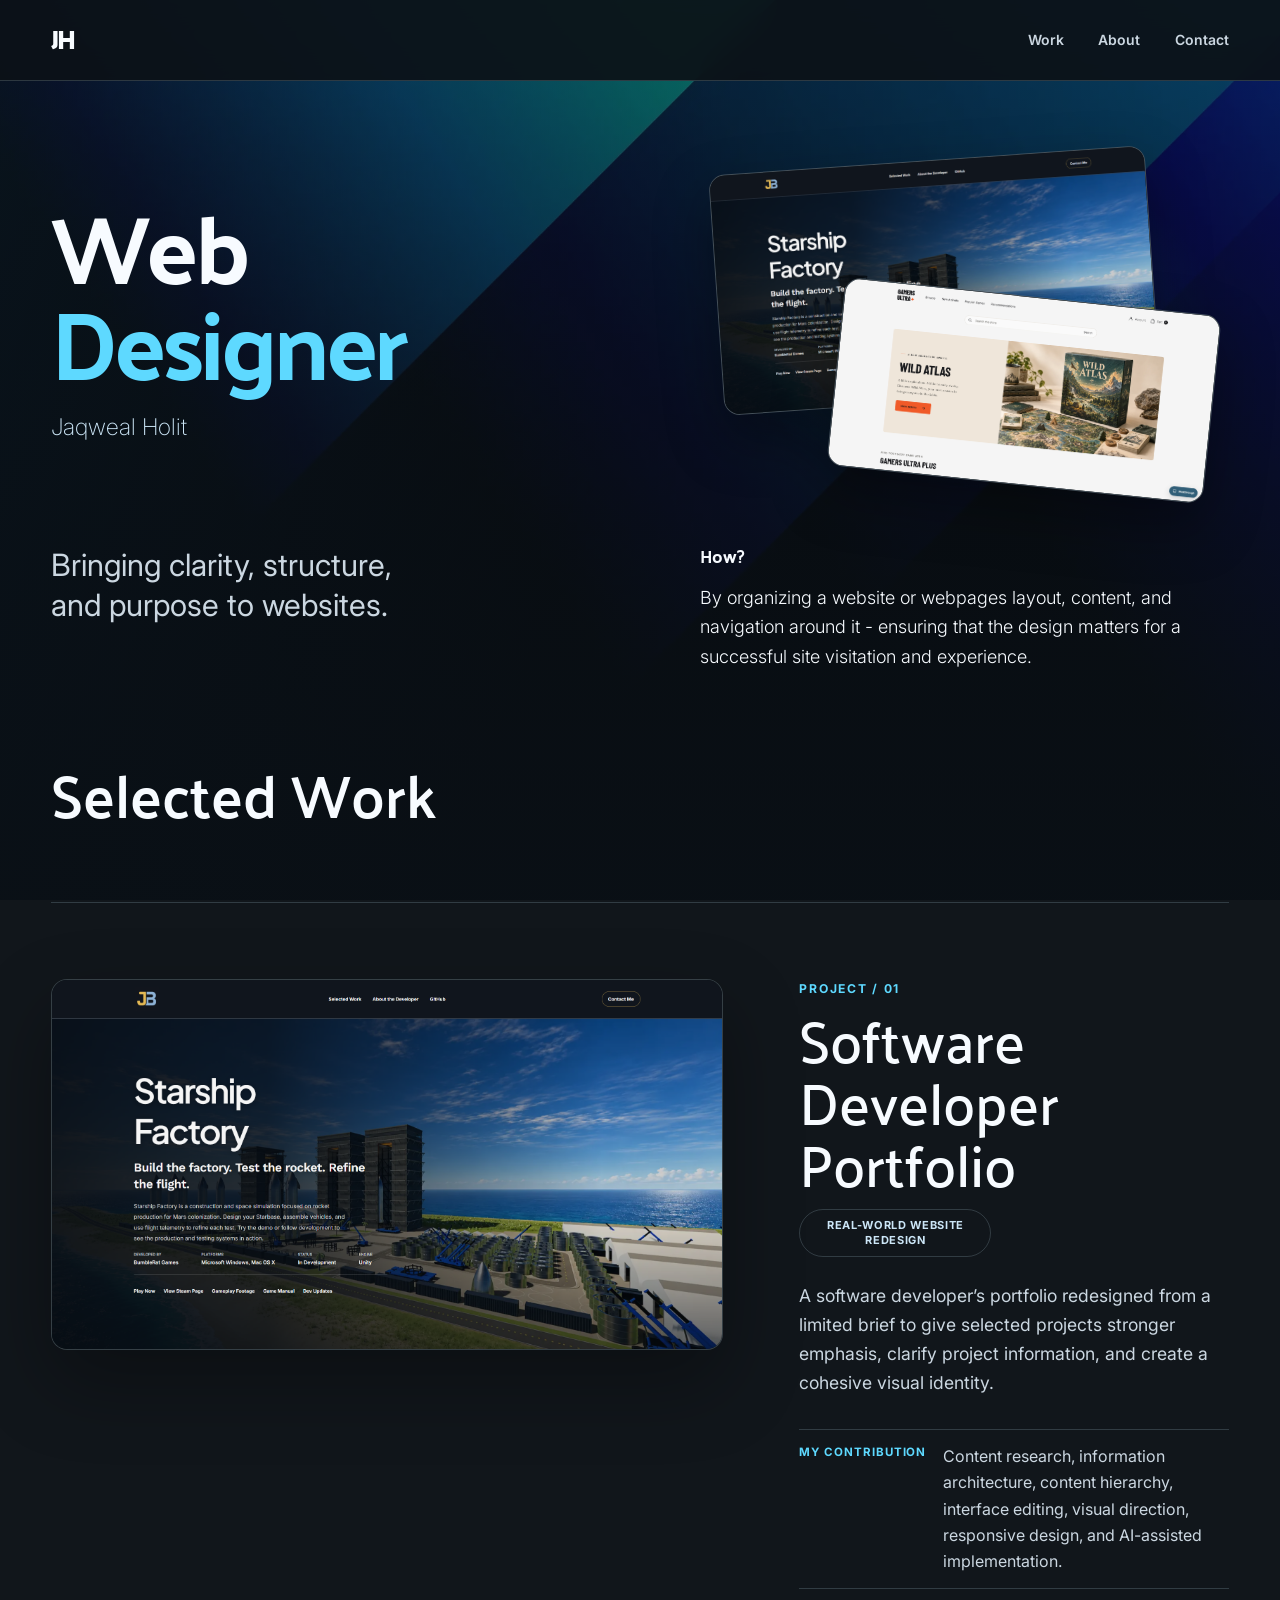
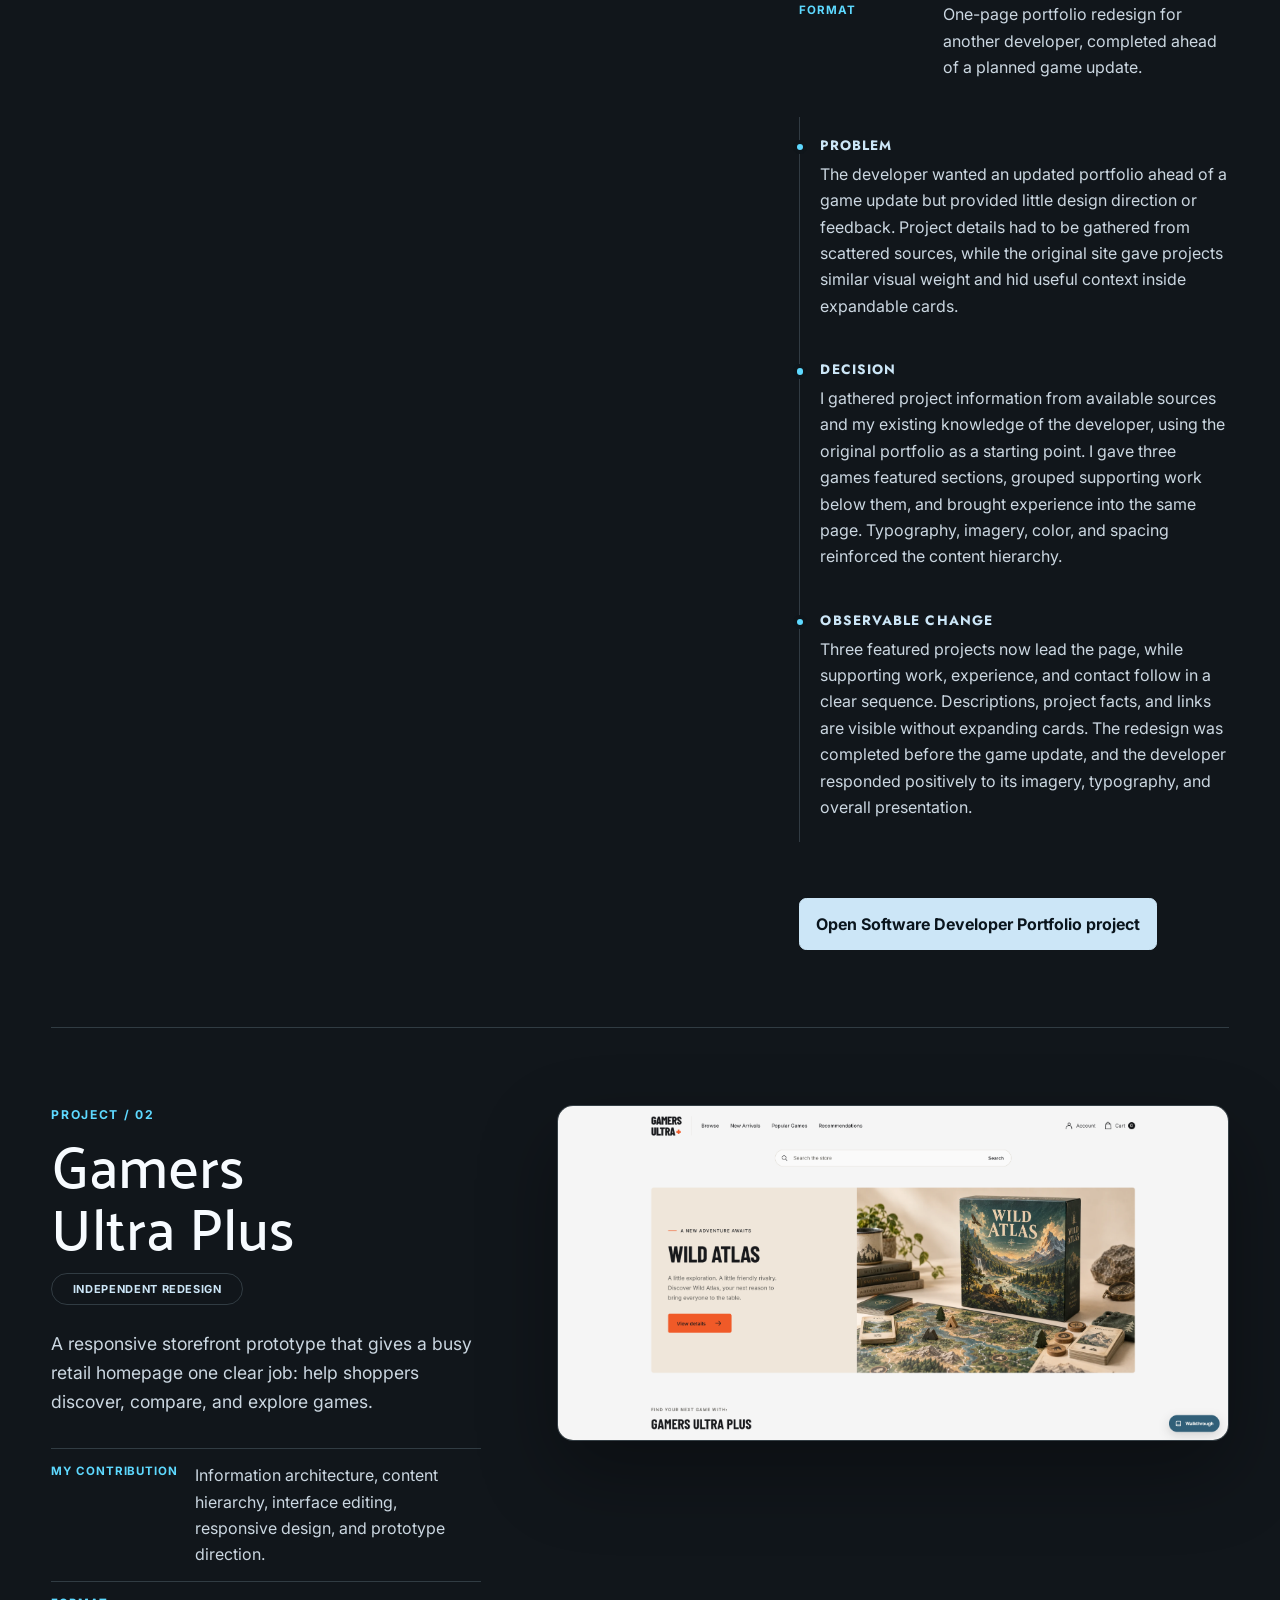
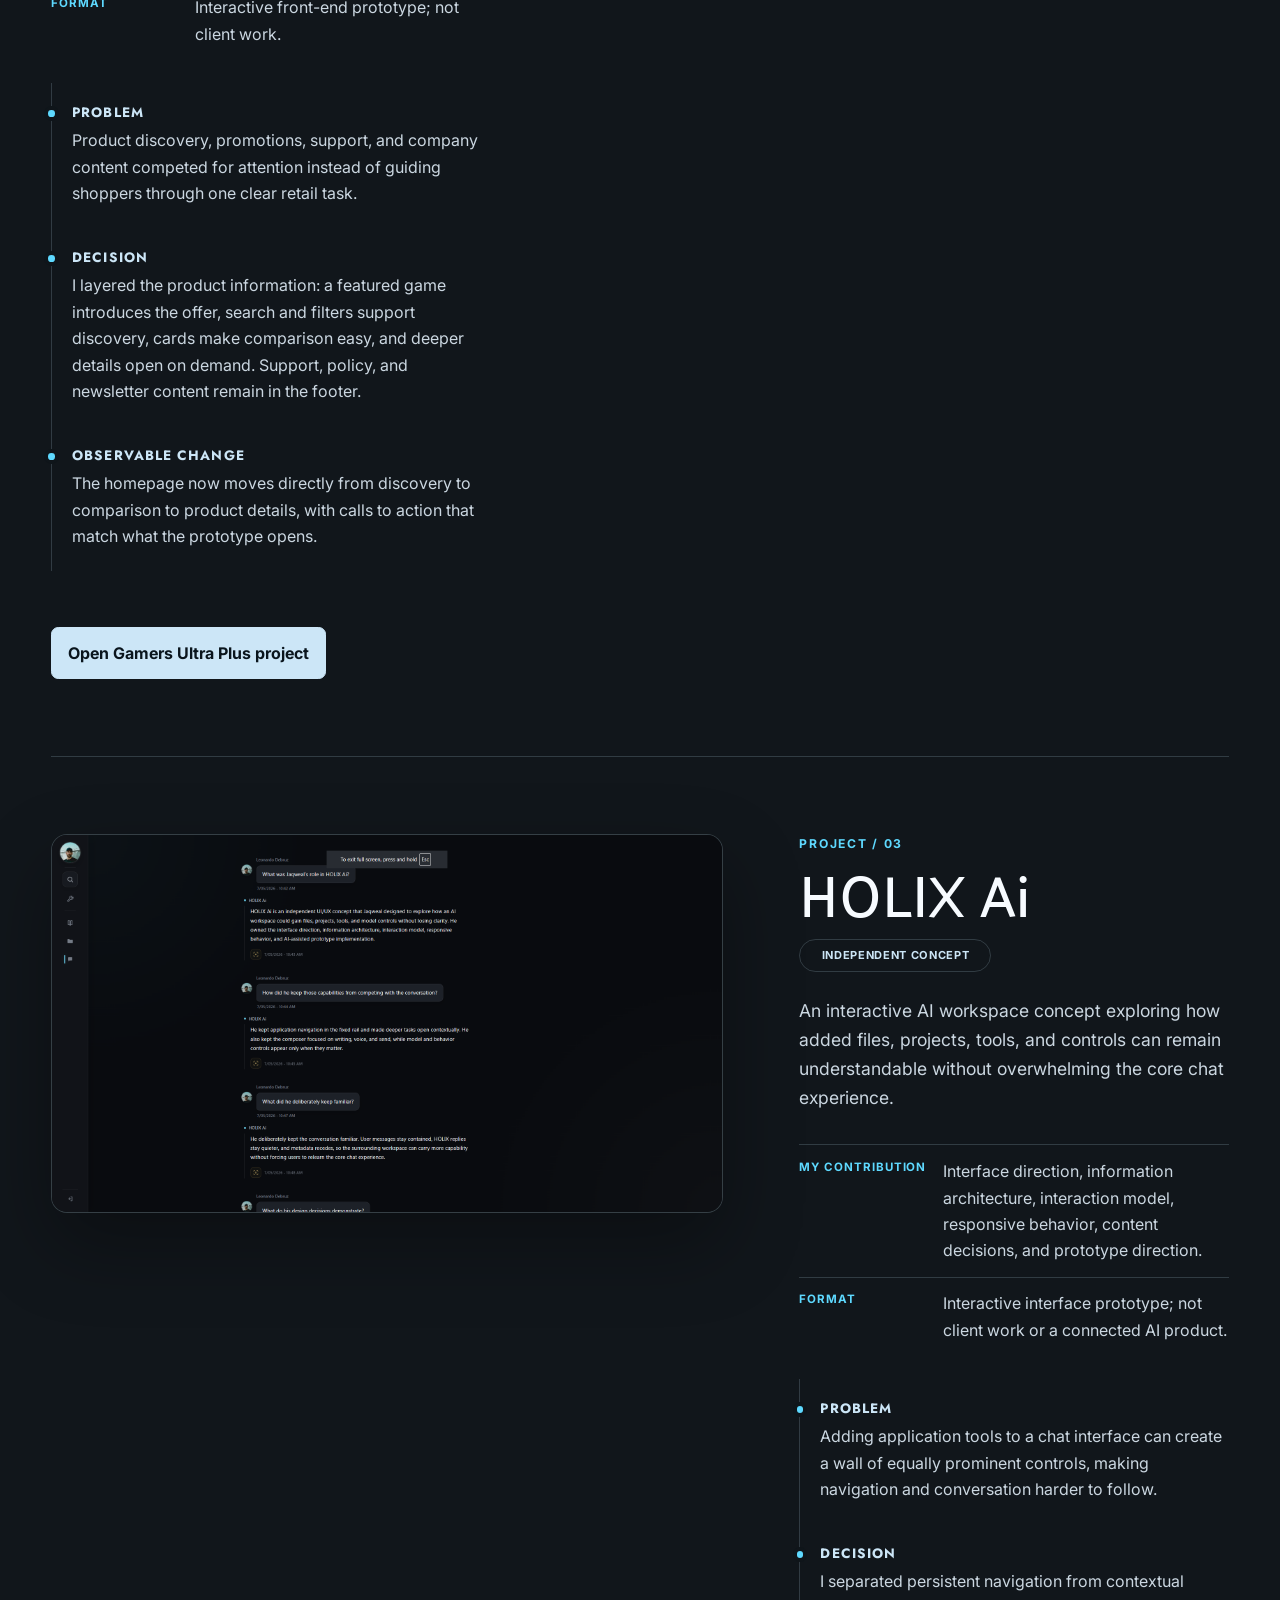
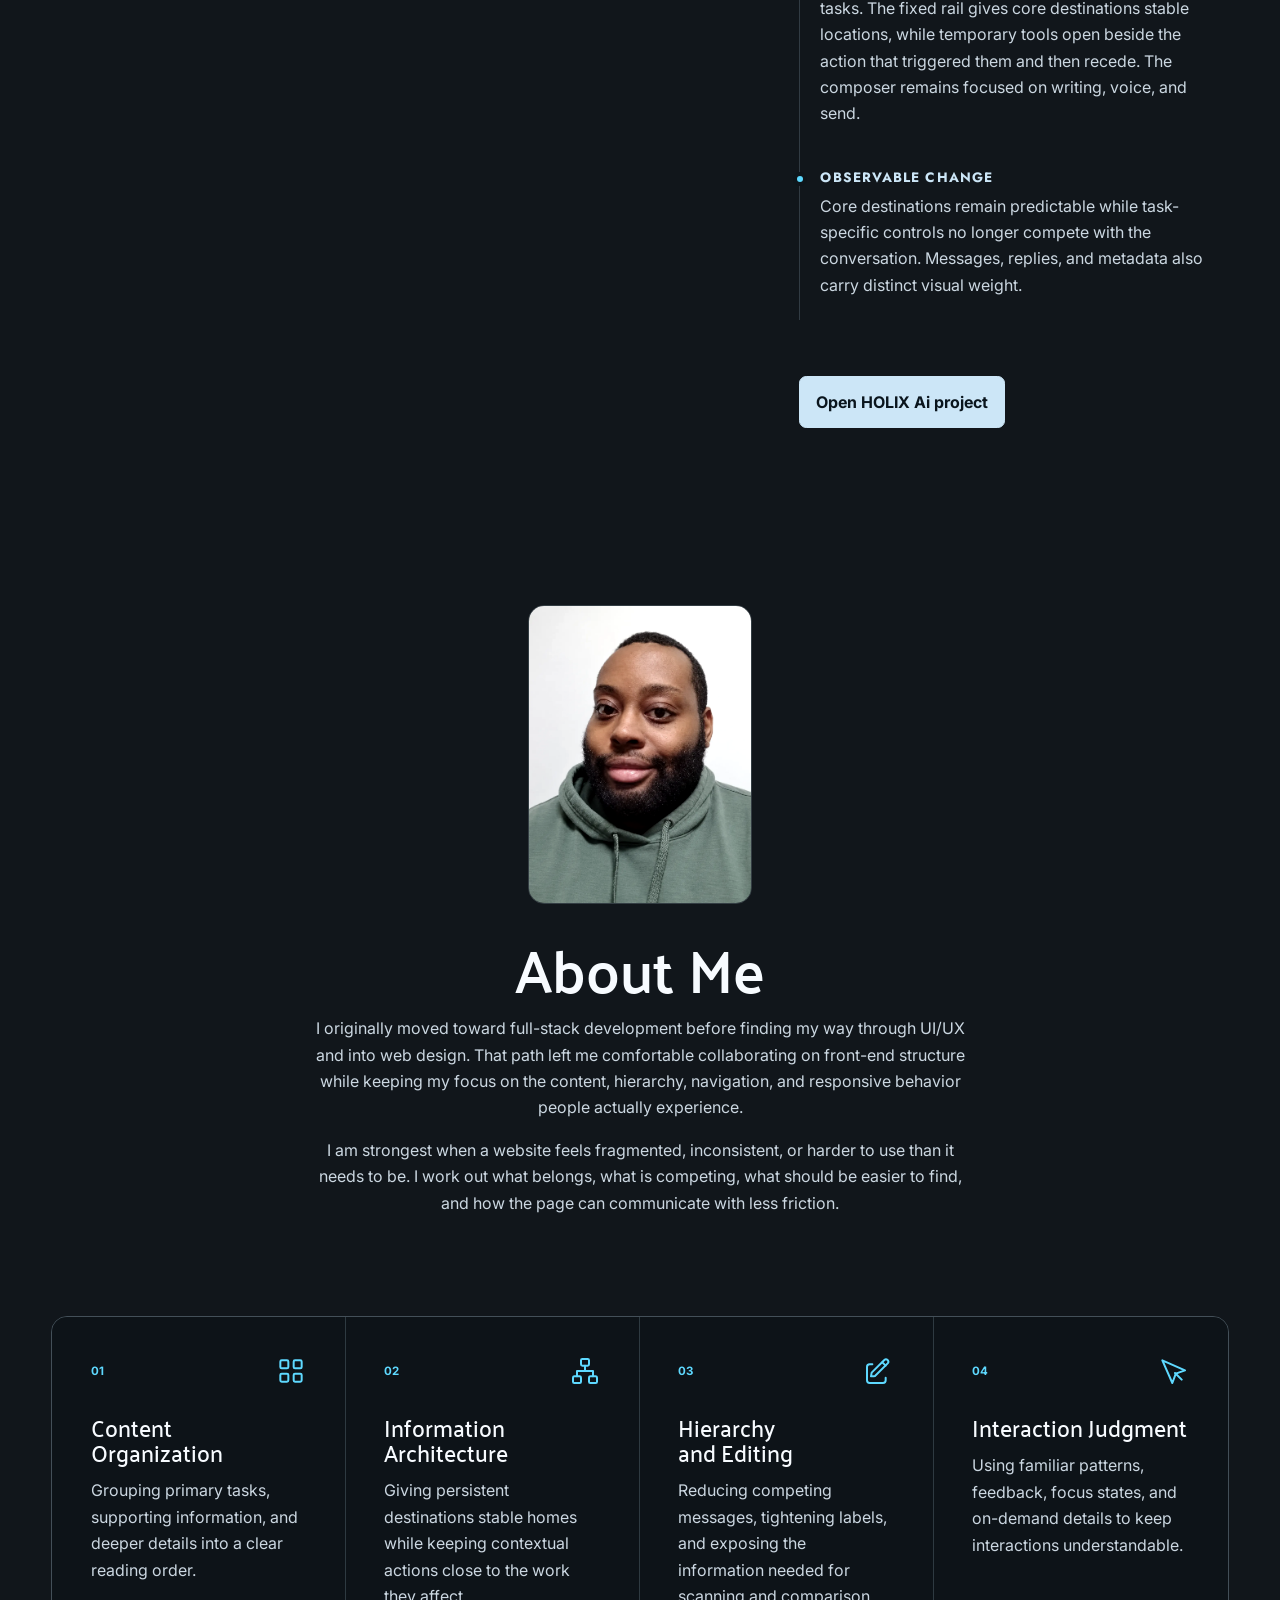
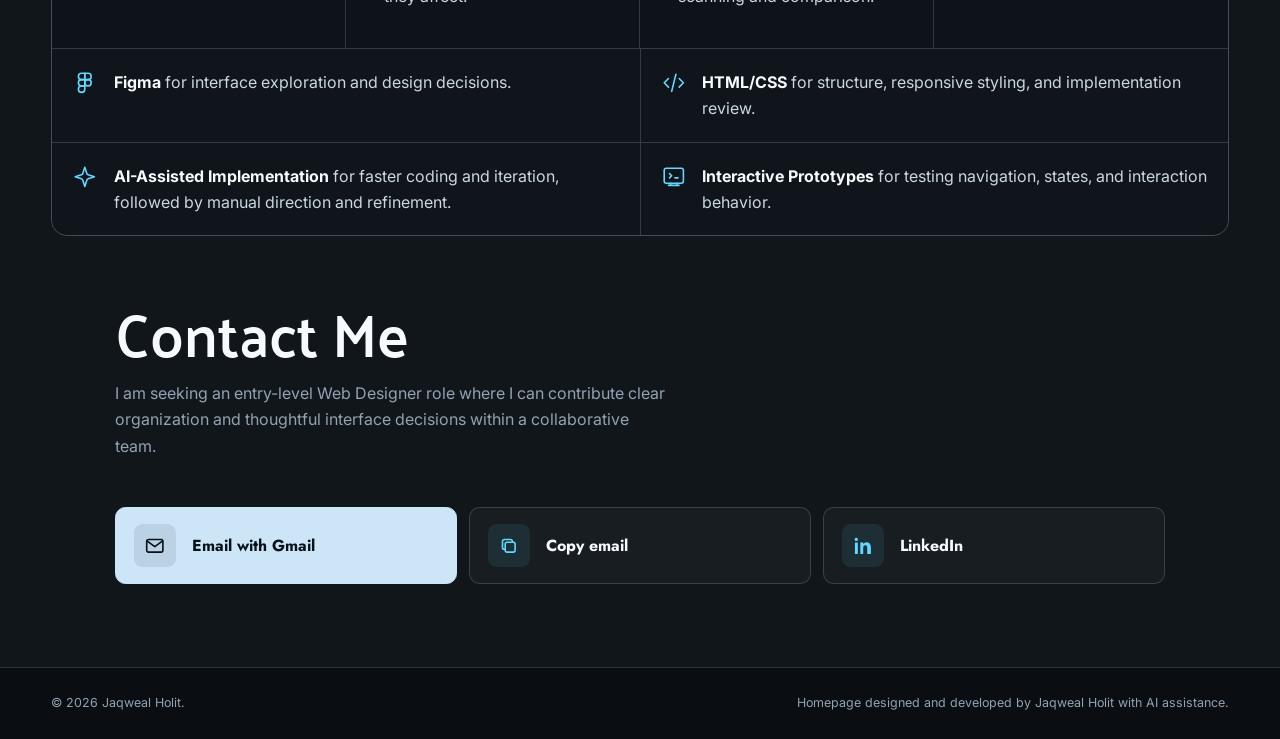
<file: index.html>
<!doctype html>
<html lang="en">
  <head>
    <meta charset="utf-8">
    <meta name="viewport" content="width=device-width, initial-scale=1">
    <meta name="theme-color" content="#11161b">
    <title>Jaqweal Holit | Web Designer</title>
    <meta
      name="description"
      content="Jaqweal Holit is a web designer focused on content organization, information architecture, clear hierarchy, navigation, and responsive interface prototypes."
    >
    <meta name="author" content="Jaqweal Holit">
    <meta property="og:type" content="website">
    <meta property="og:title" content="Jaqweal Holit | Web Designer">
    <meta
      property="og:description"
      content="Selected web design work showing content organization, information architecture, hierarchy, navigation, editing, and interaction decisions."
    >
    <link rel="icon" href="assets/images/portfolio/favicon-32.png" type="image/png" sizes="32x32">
    <link rel="icon" href="assets/images/portfolio/favicon.png" type="image/png" sizes="192x192">
    <link rel="apple-touch-icon" href="assets/images/portfolio/favicon.png" sizes="192x192">
    <link rel="preconnect" href="https://fonts.googleapis.com">
    <link rel="preconnect" href="https://fonts.gstatic.com" crossorigin>
    <link
      rel="stylesheet"
      href="https://fonts.googleapis.com/css2?family=Inter:wght@200;300;400;500;600;700&amp;family=Jost:wght@500;600;700&amp;family=Palanquin:wght@500;600&amp;family=Palanquin+Dark:wght@400;600&amp;display=swap"
    >
    <link rel="stylesheet" href="assets/css/home.css">
    <link rel="stylesheet" href="assets/css/responsive.css">
    <link rel="stylesheet" href="assets/css/shared/accessibility.css">
    <script src="assets/js/site.js" defer></script>
  </head>
  <body>
    <a class="skip-link" href="#main-content">Skip to content</a>
    <header class="site-header">
      <div class="site-header__inner page-shell">
        <a class="site-logo" href="#top" aria-label="Jaqweal Holit, home">JH</a>
        <nav class="site-nav" aria-label="Primary navigation">
          <a href="#work">Work</a>
          <a href="#about">About</a>
          <a href="#contact">Contact</a>
        </nav>
      </div>
    </header>
    <main id="main-content" tabindex="-1">
      <section class="hero page-shell" id="top" aria-labelledby="hero-title">
        <div class="hero__copy">
          <div class="hero__heading">
            <div class="hero__identity">
              <h1 id="hero-title">Web <span>Designer</span></h1>
              <span class="hero__name">Jaqweal Holit</span>
            </div>
            <div class="hero__visual" aria-label="Website design previews">
              <div class="hero__work-preview hero__work-preview--portfolio">
                <img src="assets/images/previews/software-developer-portfolio.webp" alt="Software Developer Portfolio redesign with featured game imagery and organised project information." width="1905" height="1048" fetchpriority="high">
              </div>
              <div class="hero__work-preview hero__work-preview--gup">
                <img src="assets/images/previews/gup.webp" alt="Gamers Ultra Plus storefront design with a featured game and product catalogue." width="1904" height="1030">
              </div>
            </div>
          </div>
          <div class="hero__details">
            <span class="hero__subtitle">Bringing clarity, structure, and purpose to websites.</span>
            <div class="hero__intro" aria-labelledby="hero-intro-title">
              <span class="hero__intro-label" id="hero-intro-title">How?</span>
              <p class="hero__lead">By organizing a website or webpages layout, content, and navigation around it - ensuring that the design matters for a successful site visitation and experience.</p>
            </div>
          </div>
        </div>
      </section>
      <section class="work-section page-shell" id="work" aria-labelledby="work-title">
        <header class="section-heading">
          <h2 id="work-title">Selected Work</h2>
        </header>
        <article class="project" id="software-developer-project" aria-labelledby="software-developer-title">
          <div class="project__visual">
            <div class="interface-preview">
              <span class="interface-preview__viewport"><img src="assets/images/previews/software-developer-portfolio.webp" alt="Jon Buresh’s redesigned software developer portfolio showing the Starship Factory featured project, navigation, description, project facts, and links." width="1905" height="1048" loading="lazy"></span>
              <a
                class="interface-preview__link"
                href="page/software-developer-portfolio/"
                aria-label="Open the Software Developer Portfolio redesign"
              ></a>
            </div>
          </div>
          <div class="project__content">
            <div class="project__title-row">
              <div>
                <p class="project__number">Project / 01</p>
                <h3 id="software-developer-title">Software Developer Portfolio</h3>
              </div>
              <span class="status">Real-world website redesign</span>
            </div>
            <p class="project__summary">A software developer’s portfolio redesigned from a limited brief to give selected projects stronger emphasis, clarify project information, and create a cohesive visual identity.</p>
            <dl class="project__facts">
              <div>
                <dt>My contribution</dt>
                <dd>Content research, information architecture, content hierarchy, interface editing, visual direction, responsive design, and AI-assisted implementation.</dd>
              </div>
              <div>
                <dt>Format</dt>
                <dd>One-page portfolio redesign for another developer, completed ahead of a planned game update.</dd>
              </div>
            </dl>
            <div class="decision-stack">
              <section>
                <h4>Problem</h4>
                <p>The developer wanted an updated portfolio ahead of a game update but provided little design direction or feedback. Project details had to be gathered from scattered sources, while the original site gave projects similar visual weight and hid useful context inside expandable cards.</p>
              </section>
              <section>
                <h4>Decision</h4>
                <p>I gathered project information from available sources and my existing knowledge of the developer, using the original portfolio as a starting point. I gave three games featured sections, grouped supporting work below them, and brought experience into the same page. Typography, imagery, color, and spacing reinforced the content hierarchy.</p>
              </section>
              <section>
                <h4>Observable change</h4>
                <p>Three featured projects now lead the page, while supporting work, experience, and contact follow in a clear sequence. Descriptions, project facts, and links are visible without expanding cards. The redesign was completed before the game update, and the developer responded positively to its imagery, typography, and overall presentation.</p>
              </section>
            </div>
            <a class="project-link" href="page/software-developer-portfolio/">Open Software Developer Portfolio project</a>
          </div>
        </article>
        <article class="project project--reverse" id="gup-project" aria-labelledby="gup-title">
          <div class="project__visual">
            <div class="interface-preview">
              <span class="interface-preview__viewport"><img src="assets/images/previews/gup.webp" alt="Gamers Ultra Plus storefront homepage showing the Wild Atlas feature and product catalog." width="1904" height="1030" loading="lazy"></span>
              <a
                class="interface-preview__link"
                href="page/gup/"
                aria-label="Open the Gamers Ultra Plus interactive project"
              ></a>
            </div>
          </div>
          <div class="project__content">
            <div class="project__title-row">
              <div>
                <p class="project__number">Project / 02</p>
                <h3 id="gup-title">Gamers Ultra Plus</h3>
              </div>
              <span class="status">Independent redesign</span>
            </div>
            <p class="project__summary">A responsive storefront prototype that gives a busy retail homepage one clear job: help shoppers discover, compare, and explore games.</p>
            <dl class="project__facts">
              <div>
                <dt>My contribution</dt>
                <dd>Information architecture, content hierarchy, interface editing, responsive design, and prototype direction.</dd>
              </div>
              <div>
                <dt>Format</dt>
                <dd>Interactive front-end prototype; not client work.</dd>
              </div>
            </dl>
            <div class="decision-stack">
              <section>
                <h4>Problem</h4>
                <p>Product discovery, promotions, support, and company content competed for attention instead of guiding shoppers through one clear retail task.</p>
              </section>
              <section>
                <h4>Decision</h4>
                <p>I layered the product information: a featured game introduces the offer, search and filters support discovery, cards make comparison easy, and deeper details open on demand. Support, policy, and newsletter content remain in the footer.</p>
              </section>
              <section>
                <h4>Observable change</h4>
                <p>The homepage now moves directly from discovery to comparison to product details, with calls to action that match what the prototype opens.</p>
              </section>
            </div>
            <a class="project-link" href="page/gup/">Open Gamers Ultra Plus project</a>
          </div>
        </article>
        <article class="project" id="holix-ai-project" aria-labelledby="holix-title">
          <div class="project__visual">
            <div class="interface-preview">
              <span class="interface-preview__viewport"><img src="assets/images/previews/holix-ai.webp" alt="HOLIX Ai workspace showing navigation and a case study conversation." width="1919" height="1031" loading="lazy"></span>
              <a
                class="interface-preview__link"
                href="page/holix-ai/"
                aria-label="Open the HOLIX Ai interactive project"
              ></a>
            </div>
          </div>
          <div class="project__content">
            <div class="project__title-row">
              <div>
                <p class="project__number">Project / 03</p>
                <h3 id="holix-title">HOLIX Ai</h3>
              </div>
              <span class="status">Independent concept</span>
            </div>
            <p class="project__summary">An interactive AI workspace concept exploring how added files, projects, tools, and controls can remain understandable without overwhelming the core chat experience.</p>
            <dl class="project__facts">
              <div>
                <dt>My contribution</dt>
                <dd>Interface direction, information architecture, interaction model, responsive behavior, content decisions, and prototype direction.</dd>
              </div>
              <div>
                <dt>Format</dt>
                <dd>Interactive interface prototype; not client work or a connected AI product.</dd>
              </div>
            </dl>
            <div class="decision-stack">
              <section>
                <h4>Problem</h4>
                <p>Adding application tools to a chat interface can create a wall of equally prominent controls, making navigation and conversation harder to follow.</p>
              </section>
              <section>
                <h4>Decision</h4>
                <p>I separated persistent navigation from contextual tasks. The fixed rail gives core destinations stable locations, while temporary tools open beside the action that triggered them and then recede. The composer remains focused on writing, voice, and send.</p>
              </section>
              <section>
                <h4>Observable change</h4>
                <p>Core destinations remain predictable while task-specific controls no longer compete with the conversation. Messages, replies, and metadata also carry distinct visual weight.</p>
              </section>
            </div>
            <a class="project-link" href="page/holix-ai/">Open HOLIX Ai project</a>
          </div>
        </article>
      </section>
      <section class="about page-shell" id="about" aria-labelledby="about-title">
        <div class="about__portrait-wrap">
          <img
            src="assets/images/portfolio/portrait.webp"
            alt="Portrait of Jaqweal Holit"
            width="277"
            height="370"
            loading="lazy"
          >
        </div>
        <div class="about__content">
          <h2 id="about-title">About Me</h2>
          <p>I originally moved toward full-stack development before finding my way through UI/UX and into web design. That path left me comfortable collaborating on front-end structure while keeping my focus on the content, hierarchy, navigation, and responsive behavior people actually experience.</p>
          <p>I am strongest when a website feels fragmented, inconsistent, or harder to use than it needs to be. I work out what belongs, what is competing, what should be easier to find, and how the page can communicate with less friction.</p>
        </div>
      </section>
      <section class="capabilities page-shell" aria-label="Design capabilities">
        <div class="capabilities__table">
          <div class="capability-list">
            <article>
              <div class="capability-list__meta">
                <span>01</span>
                <svg class="capability-icon" viewBox="0 0 24 24" aria-hidden="true">
                  <rect x="4" y="4" width="6" height="6" rx="1"></rect>
                  <rect x="14" y="4" width="6" height="6" rx="1"></rect>
                  <rect x="4" y="14" width="6" height="6" rx="1"></rect>
                  <rect x="14" y="14" width="6" height="6" rx="1"></rect>
                </svg>
              </div>
              <h3>Content Organization</h3>
              <p>Grouping primary tasks, supporting information, and deeper details into a clear reading order.</p>
            </article>
            <article>
              <div class="capability-list__meta">
                <span>02</span>
                <svg class="capability-icon" viewBox="0 0 24 24" aria-hidden="true">
                  <rect x="9" y="3" width="6" height="5" rx="1"></rect>
                  <rect x="3" y="16" width="6" height="5" rx="1"></rect>
                  <rect x="15" y="16" width="6" height="5" rx="1"></rect>
                  <path d="M12 8v4M6 16v-4h12v4"></path>
                </svg>
              </div>
              <h3>Information Architecture</h3>
              <p>Giving persistent destinations stable homes while keeping contextual actions close to the work they affect.</p>
            </article>
            <article>
              <div class="capability-list__meta">
                <span>03</span>
                <svg class="capability-icon" viewBox="0 0 24 24" aria-hidden="true">
                  <path d="M7 7h-2a2 2 0 0 0-2 2v10a2 2 0 0 0 2 2h10a2 2 0 0 0 2-2v-2"></path>
                  <path d="M8 16l1-.25 9.5-9.5a1.77 1.77 0 0 0-2.5-2.5l-9.5 9.5L6 16h2z"></path>
                  <path d="M14.5 5.5l2.5 2.5"></path>
                </svg>
              </div>
              <h3>Hierarchy and Editing</h3>
              <p>Reducing competing messages, tightening labels, and exposing the information needed for scanning and comparison.</p>
            </article>
            <article>
              <div class="capability-list__meta">
                <span>04</span>
                <svg class="capability-icon" viewBox="0 0 24 24" aria-hidden="true">
                  <path d="M4 4l7.5 17 2.6-7 6.9-2.5L4 4z"></path>
                  <path d="M13.5 13.5l5 5"></path>
                </svg>
              </div>
              <h3>Interaction Judgment</h3>
              <p>Using familiar patterns, feedback, focus states, and on-demand details to keep interactions understandable.</p>
            </article>
          </div>
          <div class="tools-evidence" aria-label="Supported tools and methods">
            <p><svg class="tool-icon" viewBox="0 0 24 24" aria-hidden="true"><path d="M12 9H9a3 3 0 0 1 0-6h3v6z"></path><path d="M12 3h3a3 3 0 0 1 0 6h-3V3z"></path><path d="M12 9H9a3 3 0 0 0 0 6h3V9z"></path><circle cx="15" cy="12" r="3"></circle><path d="M12 15H9a3 3 0 1 0 3 3v-3z"></path></svg><span><strong>Figma</strong> for interface exploration and design decisions.</span></p>
            <p><svg class="tool-icon" viewBox="0 0 24 24" aria-hidden="true"><path d="M7 8l-4 4 4 4"></path><path d="M17 8l4 4-4 4"></path><path d="M14 4l-4 16"></path></svg><span><strong>HTML/CSS</strong> for structure, responsive styling, and implementation review.</span></p>
            <p><svg class="tool-icon" viewBox="0 0 24 24" aria-hidden="true"><path d="M12 3l1.9 5.8a2 2 0 0 0 1.3 1.3L21 12l-5.8 1.9a2 2 0 0 0-1.3 1.3L12 21l-1.9-5.8a2 2 0 0 0-1.3-1.3L3 12l5.8-1.9a2 2 0 0 0 1.3-1.3L12 3z"></path></svg><span><strong>AI-Assisted Implementation</strong> for faster coding and iteration, followed by manual direction and refinement.</span></p>
            <p><svg class="tool-icon" viewBox="0 0 24 24" aria-hidden="true"><rect x="3" y="4" width="18" height="14" rx="2"></rect><path d="M7 20h10M9 18v2M15 18v2"></path><path d="M8 9l2 2-2 2M13 13h3"></path></svg><span><strong>Interactive Prototypes</strong> for testing navigation, states, and interaction behavior.</span></p>
          </div>
        </div>
      </section>
      <section class="contact page-shell" id="contact" aria-labelledby="contact-title">
        <div class="contact__layout">
          <div class="contact__intro">
            <h2 id="contact-title">Contact Me</h2>
            <p>I am seeking an entry-level Web Designer role where I can contribute clear organization and thoughtful interface decisions within a collaborative team.</p>
          </div>
          <div class="contact__action-group">
            <div class="contact__actions" aria-label="Contact options">
              <a
                class="contact-action contact-action--primary"
                href="https://mail.google.com/mail/?view=cm&amp;fs=1&amp;to=j.w.holit%40gmail.com"
                target="_blank"
                rel="noopener noreferrer"
                aria-label="Compose an email to Jaqweal Holit in Gmail"
              > <span class="contact-action__icon" aria-hidden="true"> <svg viewBox="0 0 24 24"><rect x="3" y="5" width="18" height="14" rx="2"></rect><path d="m4 7 8 6 8-6"></path></svg> </span> <span class="contact-action__text"><strong>Email with Gmail</strong></span> </a>
              <button
                class="contact-action"
                type="button"
                data-copy-email="j.w.holit@gmail.com"
                aria-describedby="copy-status"
              > <span class="contact-action__icon" aria-hidden="true"> <svg viewBox="0 0 24 24"><rect x="8" y="8" width="11" height="11" rx="2"></rect><path d="M16 8V7a2 2 0 0 0-2-2H7a2 2 0 0 0-2 2v7a2 2 0 0 0 2 2h1"></path></svg> </span> <span class="contact-action__text"><strong data-copy-label>Copy email</strong></span> </button>
              <a
                class="contact-action"
                href="https://www.linkedin.com/in/jholit/"
                target="_blank"
                rel="noopener noreferrer"
                aria-label="View Jaqweal Holit on LinkedIn"
              > <span class="contact-action__icon contact-action__icon--brand" aria-hidden="true"> <svg viewBox="0 0 24 24"><path d="M6.5 8.25H3.25V21H6.5V8.25ZM4.88 3A1.88 1.88 0 1 0 4.88 6.75 1.88 1.88 0 0 0 4.88 3ZM21 13.69c0-3.84-2.05-5.63-4.79-5.63-2.2 0-3.19 1.21-3.74 2.06V8.25H9.22V21h3.25v-6.31c0-1.66.31-3.27 2.38-3.27 2.04 0 2.06 1.91 2.06 3.38V21H21v-7.31Z"></path></svg> </span> <span class="contact-action__text"><strong>LinkedIn</strong></span> </a>
            </div>
            <span id="copy-status" class="copy-status" role="status" aria-live="polite"></span>
          </div>
        </div>
      </section>
    </main>
    <footer class="site-footer">
      <div class="page-shell">
        <p>© 2026 Jaqweal Holit.</p>
        <p>Homepage designed and developed by Jaqweal Holit with AI assistance.</p>
      </div>
    </footer>
    <script src="assets/js/home.js" defer></script>
  </body>
</html>
</file>
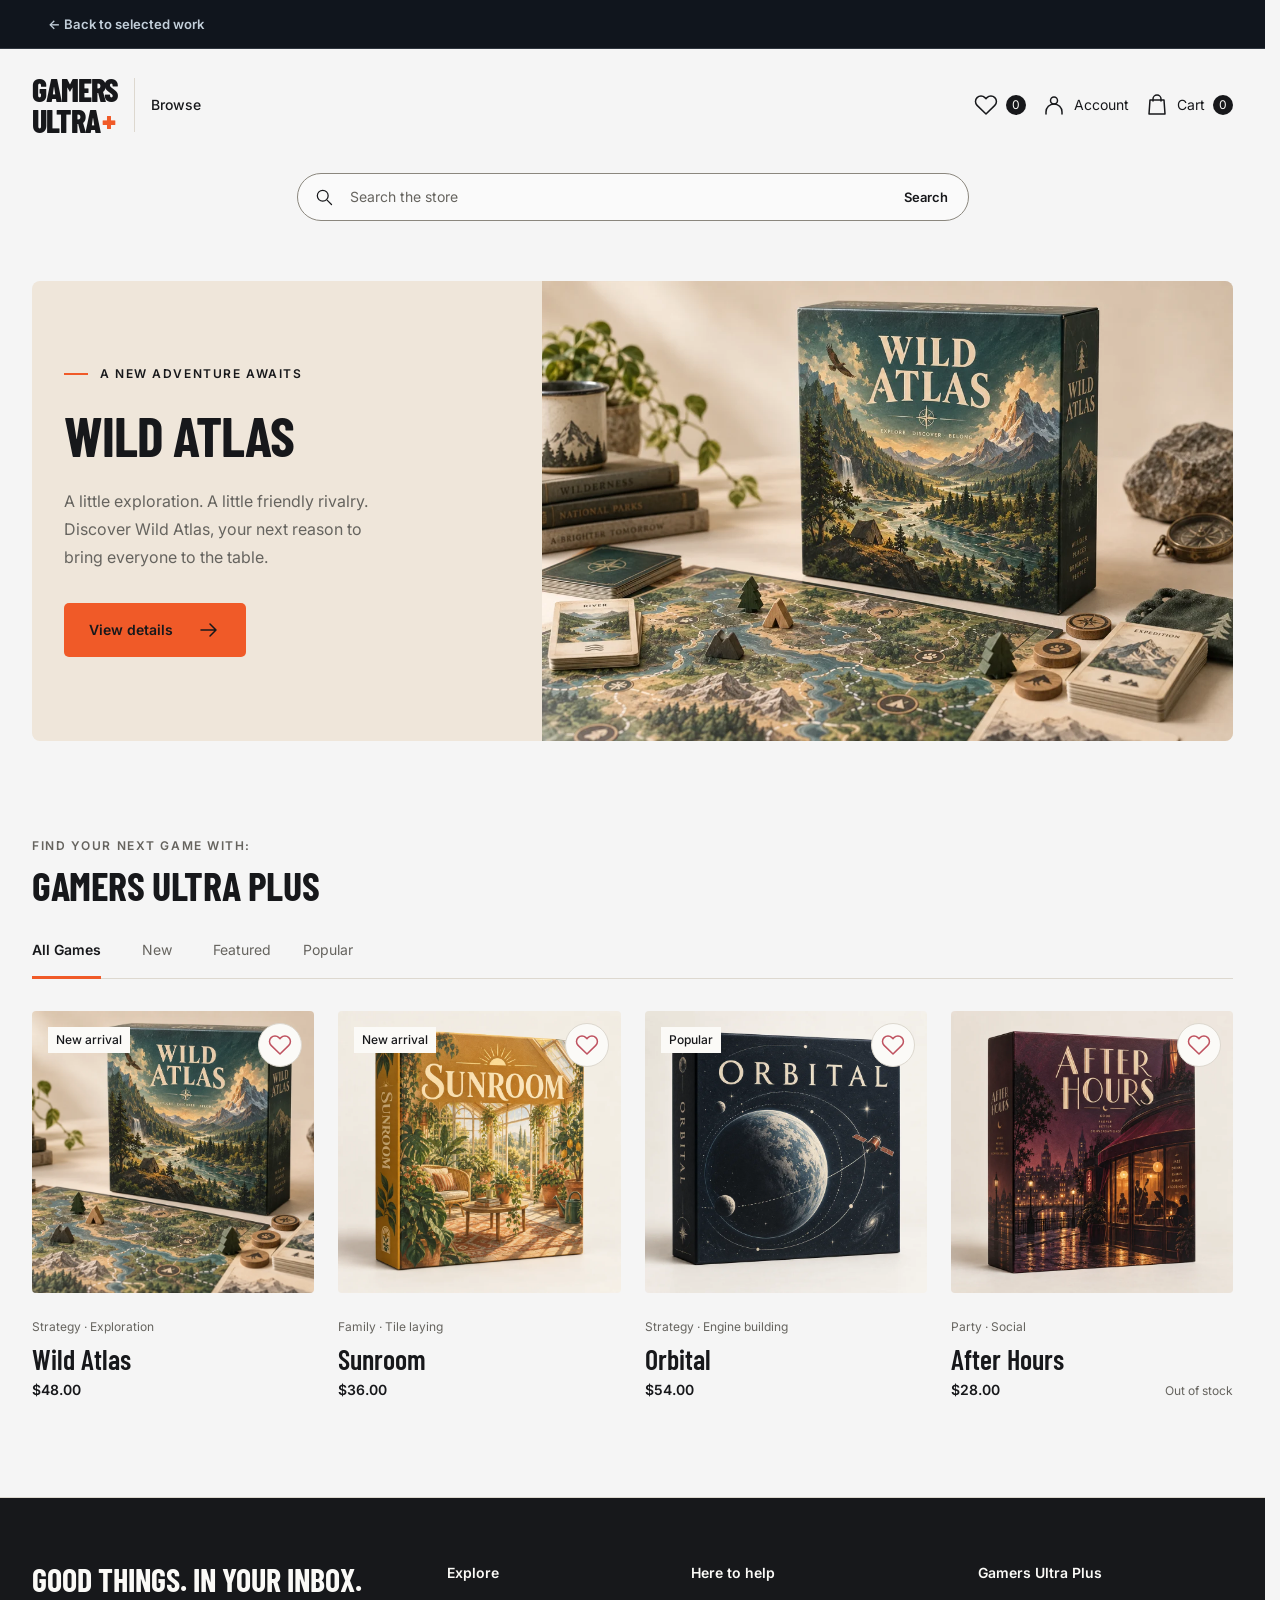
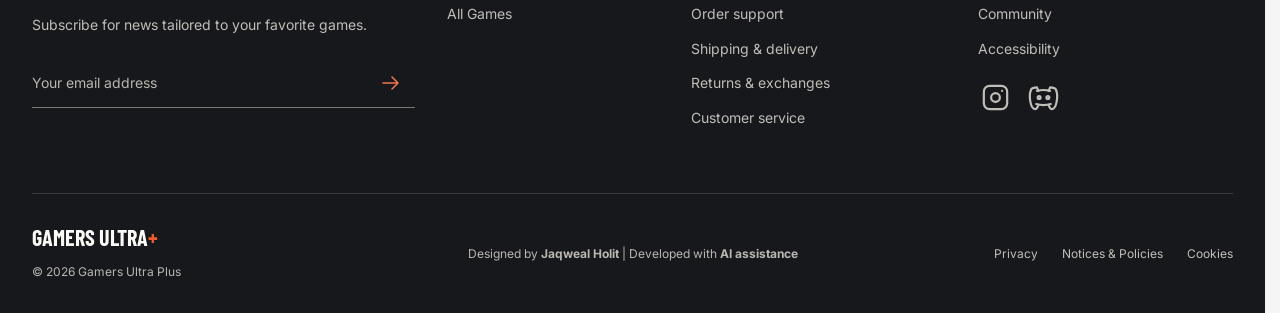
<file: page/gup/index.html>
<!doctype html>
<html lang="en">
  <head>
    <meta charset="UTF-8">
    <meta name="viewport" content="width=device-width, initial-scale=1">
    <meta name="theme-color" content="#17181B">
    <meta
      name="description"
      content="Find your next tabletop favorite at Gamers Ultra Plus. Discover a thoughtfully selected collection of board games for a great night around the table."
    >
    <title>Gamers Ultra Plus — Good games. Great company.</title>
    <link
      rel="icon"
      type="image/svg+xml"
      href="data:image/svg+xml,%3Csvg xmlns='http://www.w3.org/2000/svg' viewBox='0 0 32 32'%3E%3Crect width='32' height='32' fill='%2317181B'/%3E%3Cpath d='M14 6h4v8h8v4h-8v8h-4v-8H6v-4h8z' fill='%23F05A28'/%3E%3C/svg%3E"
    >
    <link rel="preconnect" href="https://fonts.googleapis.com">
    <link rel="preconnect" href="https://fonts.gstatic.com" crossorigin>
    <link
      href="https://fonts.googleapis.com/css2?family=Barlow+Condensed:wght@600;700;800&amp;family=Inter:wght@400;500;600;700&amp;display=swap"
      rel="stylesheet"
    >
    <link rel="stylesheet" href="assets/css/base.css">
    <link rel="stylesheet" href="assets/css/header.css">
    <link rel="stylesheet" href="assets/css/products.css">
    <link rel="stylesheet" href="assets/css/footer.css">
    <link rel="stylesheet" href="assets/css/dialogs.css">
    <link rel="stylesheet" href="assets/css/home.css">
    <link rel="stylesheet" href="../../assets/css/shared/project-navigation.css">
    <link rel="stylesheet" href="assets/css/accessibility.css">
    <script src="../../assets/js/site.js" defer></script>
  </head>
  <body data-page="home" data-site-root="./">
    <a class="skip-link" href="#main">Skip to content</a>
    <nav class="project-navigation" aria-label="Project navigation">
      <div class="project-navigation__inner">
        <a href="../../#gup-project">&larr; Back to selected work</a>
      </div>
    </nav>
    <!-- Reusable interface icons. Product artwork lives in assets/images. -->
    <svg class="icon-definitions" xmlns="http://www.w3.org/2000/svg" aria-hidden="true">
      <symbol id="i-search" viewBox="0 0 24 24">
        <circle cx="10.5" cy="10.5" r="6.5"/>
        <path d="m16 16 5 5"/>
      </symbol>
      <symbol id="i-heart" viewBox="0 0 24 24">
        <path d="M20.8 4.6a5.5 5.5 0 0 0-7.8 0L12 5.7l-1.1-1.1a5.5 5.5 0 0 0-7.8 7.8L12 21l8.8-8.6a5.5 5.5 0 0 0 0-7.8Z"/>
      </symbol>
      <symbol id="i-person" viewBox="0 0 24 24">
        <circle cx="12" cy="7.5" r="3.5"/>
        <path d="M4 21v-2a8 8 0 0 1 16 0v2"/>
      </symbol>
      <symbol id="i-bag" viewBox="0 0 24 24">
        <path d="M5 7h14l1 14H4L5 7Z"/>
        <path d="M8 8V6a4 4 0 0 1 8 0v2"/>
      </symbol>
      <symbol id="i-arrow" viewBox="0 0 24 24">
        <path d="M4 12h15m-6-6 6 6-6 6"/>
      </symbol>
      <symbol id="i-close" viewBox="0 0 24 24">
        <path d="m6 6 12 12M6 18 18 6"/>
      </symbol>
      <symbol id="i-instagram" viewBox="0 0 24 24">
        <path d="M4 8a4 4 0 0 1 4-4h8a4 4 0 0 1 4 4v8a4 4 0 0 1-4 4H8a4 4 0 0 1-4-4Z"/>
        <path d="M9 12a3 3 0 1 0 6 0 3 3 0 0 0-6 0"/>
        <path d="M16.5 7.5v.01"/>
      </symbol>
      <symbol id="i-discord" viewBox="0 0 24 24">
        <path d="M8 12a1 1 0 1 0 2 0 1 1 0 0 0-2 0M14 12a1 1 0 1 0 2 0 1 1 0 0 0-2 0"/>
        <path d="M7.5 7.5c3.5-1 5.5-1 9 0M7 16.5c3.5 1 6.5 1 10 0"/>
        <path
          d="M15.5 17c0 1 1.5 3 2 3 1.5 0 2.833-1.667 3.5-5 .667-3.333.5-6.167-.5-8.5-.5-1-2.5-1.5-4-1.5l-1 2.5M8.5 17c0 1-1.5 3-2 3-1.5 0-2.833-1.667-3.5-5C2.333 11.667 2.5 8.833 3.5 6.5c.5-1 2.5-1.5 4-1.5l1 2.5"
        />
      </symbol>
    </svg>
    <header class="site-header">
      <div class="header-main page-width">
        <div class="brand-navigation">
          <a class="wordmark" href="./" aria-label="Gamers Ultra Plus home"> <span>GAMERS</span> <span>ULTRA<span class="brand-plus">+</span></span> </a>
          <nav class="primary-nav" aria-label="Primary navigation">
            <a href="browse/">Browse</a>
          </nav>
        </div>
        <div class="header-actions">
          <a class="header-action favorites-link" href="browse/?favorites=1#collection" aria-label="View favorites">
            <svg class="icon" aria-hidden="true"><use href="#i-heart"/></svg>
            <span>Favorites</span><span class="cart-count" data-favorites-count>0</span>
          </a>
          <button class="header-action account-action" type="button" data-info="account" aria-label="Account">
            <svg class="icon" aria-hidden="true">
              <use href="#i-person"/>
            </svg>
            <span>Account</span>
          </button>
          <button
            class="header-action"
            id="open-cart"
            type="button"
            aria-haspopup="dialog"
            aria-label="Open cart, 0 items"
          >
            <svg class="icon" aria-hidden="true">
              <use href="#i-bag"/>
            </svg>
            <span>Cart</span>
            <span class="cart-count" id="cart-count">0</span>
          </button>
          <button
            class="mobile-menu-access sr-only"
            id="open-mobile-menu"
            type="button"
            aria-label="Open menu"
            aria-haspopup="dialog"
            aria-controls="mobile-menu"
            aria-expanded="false"
          >
            Open navigation menu
          </button>
        </div>
      </div>
      <div class="search-row page-width">
        <form class="search" id="search-form" role="search">
          <label class="sr-only" for="search-input">Search games by title, theme, or play style</label>
          <svg class="icon" aria-hidden="true">
            <use href="#i-search"/>
          </svg>
          <input
            id="search-input"
            type="search"
            placeholder="Search the store"
            autocomplete="off"
            maxlength="100"
            aria-controls="product-grid"
          >
          <button type="submit">Search</button>
        </form>
      </div>
    </header>
    <dialog
      class="mobile-menu"
      id="mobile-menu"
      aria-labelledby="mobile-menu-title"
      data-close-animation="mobile-menu-out"
    >
      <div class="mobile-menu-heading">
        <h2 id="mobile-menu-title">MENU</h2>
        <button class="close-button" type="button" data-close aria-label="Close menu" autofocus>
          <svg class="icon" aria-hidden="true"><use href="#i-close"/></svg>
        </button>
      </div>
      <nav class="mobile-menu-nav" aria-label="Mobile navigation">
        <a class="mobile-menu-link" href="./" aria-current="page">Home</a>
        <a class="mobile-menu-link" href="browse/">Browse</a>
        <button class="mobile-menu-link" type="button" data-menu-account>Account</button>
      </nav>
    </dialog>
    <p class="sr-only" id="favorites-status" role="status" aria-live="polite"></p>
    <main id="main" tabindex="-1">
      <section class="hero page-width" aria-labelledby="hero-title">
        <div class="hero-copy">
          <p class="eyebrow"><span class="small-rule"></span> A new adventure awaits</p>
          <h1 id="hero-title">WILD ATLAS</h1>
          <p class="hero-description">A little exploration. A little friendly rivalry.<br class="desktop-break"> Discover Wild Atlas, your next reason to<br class="desktop-break"> bring everyone to the table.</p>
          <div class="hero-actions">
            <button class="button button-primary" type="button" data-product="wild-atlas">
              View details
              <svg class="icon" aria-hidden="true">
                <use href="#i-arrow"/>
              </svg>
            </button>
          </div>
        </div>
        <figure class="hero-visual">
          <img
            src="assets/images/wild-atlas.webp"
            alt="Wild Atlas: an illustrated wilderness board game with a forest-green box, map board, and wooden playing pieces."
            width="1200"
            height="800"
            fetchpriority="high"
          >
        </figure>
      </section>
      <section class="collection page-width" id="collection" aria-labelledby="collection-title">
        <div class="section-heading">
          <p class="eyebrow">Find your next game with:</p>
          <h2 id="collection-title">GAMERS ULTRA PLUS</h2>
        </div>
        <div class="collection-controls">
          <div class="filters" role="group" aria-label="Filter games">
            <button class="filter active" type="button" data-filter="all" aria-pressed="true">All Games</button>
            <button class="filter" type="button" data-filter="new" aria-pressed="false">New</button>
            <button class="filter" type="button" data-filter="featured" aria-pressed="false">Featured</button>
            <button class="filter" type="button" data-filter="popular" aria-pressed="false">Popular</button>
            <span class="filter-indicator" aria-hidden="true"></span>
          </div>
        </div>
        <p class="sr-only" id="filter-status" role="status" aria-live="polite"></p>
        <div class="product-grid" id="product-grid">
          <!-- Rendered from assets/js/catalog.js on both pages. -->
        </div>
        <div class="empty-state" id="empty-state" hidden>
          <h3>No games found.</h3>
          <p>Try another title or theme, or clear your filters.</p>
          <button class="button button-secondary" id="reset-search" type="button">Show all games</button>
        </div>
        <noscript>
          <p class="noscript-note">Enable JavaScript to see the catalogue, search games, view details, and try the demonstration cart.</p>
        </noscript>
      </section>
    </main>
    <footer class="site-footer">
      <div class="footer-dark" id="support">
        <div class="footer-main page-width">
          <div class="newsletter">
            <h2>GOOD THINGS. IN YOUR INBOX.</h2>
            <p>Subscribe for news tailored to your favorite games.</p>
            <form id="newsletter-form">
              <label class="sr-only" for="newsletter-email">Your email address</label>
              <div class="newsletter-field">
                <input
                  id="newsletter-email"
                  name="email"
                  type="email"
                  placeholder="Your email address"
                  required
                  maxlength="254"
                  autocomplete="email"
                  aria-describedby="newsletter-status"
                >
                <button type="submit" aria-label="Subscribe to the newsletter">
                  <svg class="icon" aria-hidden="true">
                    <use href="#i-arrow"/>
                  </svg>
                </button>
              </div>
              <p class="newsletter-note" id="newsletter-status" role="status"></p>
            </form>
          </div>
          <div class="footer-column">
            <h3>Explore</h3>
            <a href="browse/">All Games</a>
          </div>
          <div class="footer-column">
            <h3>Here to help</h3>
            <button type="button" data-info="orders">Order support</button>
            <button type="button" data-info="shipping">Shipping &amp; delivery</button>
            <button type="button" data-info="returns">Returns &amp; exchanges</button>
            <button type="button" data-info="support">Customer service</button>
          </div>
          <div class="footer-column">
            <h3>Gamers Ultra Plus</h3>
            <button type="button" data-info="community">Community</button>
            <button type="button" data-info="accessibility">Accessibility</button>
            <div class="social-links">
              <button type="button" data-info="instagram" aria-label="Instagram">
                <svg class="icon social-icon" aria-hidden="true">
                  <use href="#i-instagram"/>
                </svg>
              </button>
              <button type="button" data-info="discord" aria-label="Discord">
                <svg class="icon social-icon" aria-hidden="true">
                  <use href="#i-discord"/>
                </svg>
              </button>
            </div>
          </div>
        </div>
        <div class="footer-bottom page-width">
          <div>
            <a class="footer-wordmark" href="./" aria-label="Gamers Ultra Plus home">GAMERS ULTRA<span>+</span></a>
            <p>© <span id="year">2026</span> Gamers Ultra Plus</p>
          </div>
          <p class="footer-credit">Designed by <b>Jaqweal Holit</b> | Developed with <b>AI assistance</b></p>
          <div class="footer-legal">
            <div>
              <button type="button" data-info="privacy">Privacy</button>
              <button type="button" data-info="terms">Notices &amp; Policies</button>
              <button type="button" data-info="cookies">Cookies</button>
            </div>
          </div>
        </div>
      </div>
    </footer>
    <!-- Shared product, cart, and information dialogs. -->
    <dialog class="product-dialog" id="product-dialog" aria-labelledby="detail-title">
      <button class="close-button" type="button" data-close aria-label="Close product details">
        <svg class="icon" aria-hidden="true">
          <use href="#i-close"/>
        </svg>
      </button>
      <div class="detail-layout">
        <img id="detail-image" alt="" width="600" height="600">
        <div class="detail-copy">
          <p class="eyebrow" id="detail-type"></p>
          <h2 id="detail-title"></h2>
          <p class="detail-price" id="detail-price"></p>
          <p id="detail-description"></p>
          <dl class="detail-meta">
            <div>
              <dt>Players</dt>
              <dd id="detail-players"></dd>
            </div>
            <div>
              <dt>Playtime</dt>
              <dd id="detail-time"></dd>
            </div>
            <div>
              <dt>Ages</dt>
              <dd id="detail-age"></dd>
            </div>
          </dl>
          <p id="detail-stock"></p>
          <button class="button button-primary" id="detail-add" type="button">Add to cart</button>
          <p class="detail-feedback" id="detail-feedback" role="status"></p>
        </div>
      </div>
    </dialog>
    <dialog class="cart-dialog" id="cart-dialog" aria-labelledby="cart-title">
      <div class="cart-heading">
        <h2 id="cart-title">YOUR CART</h2>
        <button class="close-button" type="button" data-close aria-label="Close cart">
          <svg class="icon" aria-hidden="true">
            <use href="#i-close"/>
          </svg>
        </button>
      </div>
      <div id="cart-items" class="cart-items"></div>
      <div class="cart-summary" id="cart-summary">
        <p><span>Subtotal</span><strong id="cart-subtotal">$0.00</strong></p>
        <p class="cart-note">Shipping and taxes are not included.</p>
        <p class="demo-note">This is a storefront demo. Checkout and payments are not enabled.</p>
        <button class="button button-primary" type="button" data-close>
          Continue browsing
          <svg class="icon" aria-hidden="true">
            <use href="#i-arrow"/>
          </svg>
        </button>
      </div>
    </dialog>
    <dialog class="info-dialog" id="info-dialog" aria-labelledby="info-title">
      <button class="close-button" type="button" data-close aria-label="Close information">
        <svg class="icon" aria-hidden="true">
          <use href="#i-close"/>
        </svg>
      </button>
      <p class="eyebrow">Gamers Ultra Plus</p>
      <h2 id="info-title"></h2>
      <div id="info-content"></div>
      <button class="button button-secondary" type="button" data-close>Back to browsing</button>
    </dialog>
    <script src="assets/js/core.js" defer></script>
    <script src="assets/js/catalog.js" defer></script>
    <script src="assets/js/products.js" defer></script>
    <script src="assets/js/favorites.js" defer></script>
    <script src="assets/js/collection.js" defer></script>
    <script src="assets/js/dialogs.js" defer></script>
    <script src="assets/js/cart.js" defer></script>
    <script src="assets/js/mobile.js" defer></script>
    <script src="assets/js/site.js" defer></script>
  </body>
</html>
</file>
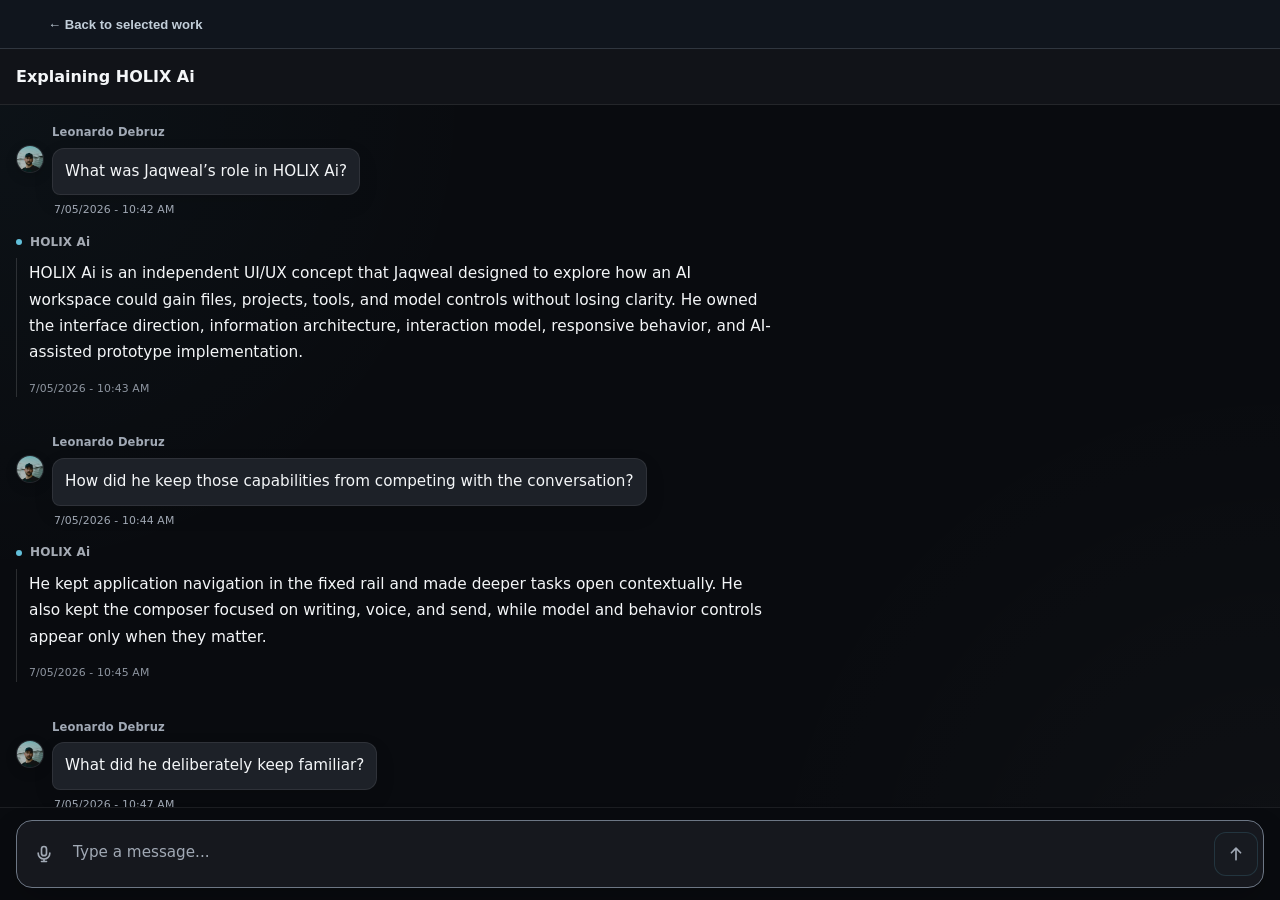
<file: page/holix-ai/index.html>
<!doctype html>
<html lang="en">
  <head>
    <meta charset="utf-8">
    <meta name="viewport" content="width=device-width, initial-scale=1">
    <title>HOLIX Ai | Interactive Prototype</title>
    <meta
      name="description"
      content="An interactive HOLIX Ai prototype demonstrating a focused workspace, clearer conversation flow, and prompt controls designed by Jaqweal Holit."
    >
    <meta name="author" content="Jaqweal Holit">
    <meta name="theme-color" content="#0d1117">
    <link rel="stylesheet" href="../../assets/css/shared/motion.css">
    <link rel="stylesheet" href="assets/css/base.css">
    <link rel="stylesheet" href="assets/css/hub.css">
    <link rel="stylesheet" href="assets/css/navigation.css">
    <link rel="stylesheet" href="assets/css/workspace.css">
    <link rel="stylesheet" href="assets/css/accessibility.css">
    <link rel="icon" href="../../assets/images/portfolio/favicon-32.png" type="image/png" sizes="32x32">
    <link rel="apple-touch-icon" href="../../assets/images/portfolio/favicon.png" sizes="192x192">
    <link rel="stylesheet" href="../../assets/css/shared/project-navigation.css">
    <link rel="stylesheet" href="assets/css/responsive.css">
    <link rel="stylesheet" href="../../assets/css/shared/accessibility.css">
    <script src="../../assets/js/site.js" defer></script>
  </head>
  <body>
    <a class="skip-link" href="#main">Skip to conversation</a>
    <nav class="project-navigation" aria-label="Project navigation">
      <div class="project-navigation__inner">
        <a href="../../#holix-ai-project">&larr; Back to selected work</a>
      </div>
    </nav>
    <!-- HOLIX Ai interactive prototype -->
    <div class="prototype-shell">
      <div class="mobile-toolbar">
        <button
          id="workspace-navigation-toggle"
          class="mobile-toolbar__title"
          type="button"
          aria-label="Open workspace menu"
          aria-expanded="false"
          aria-controls="workspaceSidebar"
        >
          <span id="mobile-chat-title">Explaining HOLIX Ai</span>
        </button>
      </div>
      <!-- Prototype: Workspace sidebar -->
      <aside id="workspaceSidebar" class="sidebar-panel" tabindex="-1" aria-label="Workspace menu">
        <div class="mobile-menu-content">
          <div class="profile-block">
            <img
              class="profile-image"
              src="../../assets/images/holix-ai/portrait.webp"
              alt="Portrait of Leonardo"
              width="640"
              height="800"
              decoding="async"
            >
            <p class="mobile-profile-name">Leonardo Debruz</p>
            <button class="mobile-menu-close" type="button" aria-label="Close workspace menu"><svg viewBox="0 0 24 24" aria-hidden="true"><path d="m6 6 12 12M18 6 6 18" fill="none" stroke="currentColor" stroke-width="2" stroke-linecap="round"/></svg></button>
          </div>
          <hr class="sidebar-divider">
          <div class="search-popout-anchor">
            <button
              class="collapsed-search-btn"
              type="button"
              aria-label="Search"
              aria-expanded="false"
              aria-controls="workspaceSearchPanel"
            >
              <svg viewBox="0 0 24 24" aria-hidden="true">
                <path
                  d="M21 21L16.65 16.65M18.5 11.25C18.5 15.2541 15.2541 18.5 11.25 18.5C7.24594 18.5 4 15.2541 4 11.25C4 7.24594 7.24594 4 11.25 4C15.2541 4 18.5 7.24594 18.5 11.25Z"
                  fill="none"
                  stroke="currentColor"
                  stroke-width="2"
                  stroke-linecap="round"
                  stroke-linejoin="round"
                />
              </svg>
              <span class="mobile-sidebar-label" aria-hidden="true">Search</span>
            </button>
            <div
              id="workspaceSearchPanel"
              class="search-popout"
              role="search"
              aria-label="Search the workspace"
              aria-hidden="true"
              inert
            >
              <button class="compact-panel-close" type="button" data-panel-close="search">Close search <span aria-hidden="true">×</span></button>
              <div class="search-control-row">
                <div class="search-field">
                  <label for="workspaceSearchInput" class="visually-hidden">Search chats, files, and projects</label>
                  <input
                    id="workspaceSearchInput"
                    class="search-input"
                    type="search"
                    placeholder="Looking for something?"
                    autocomplete="off"
                    aria-controls="workspaceSearchResults"
                  >
                </div>
                <button
                  class="search-filter-btn"
                  type="button"
                  aria-label="Filter search results"
                  aria-pressed="false"
                >
                  <svg viewBox="0 0 24 24" aria-hidden="true">
                    <path
                      d="M4 6H20M7 12H17M10 18H14"
                      fill="none"
                      stroke="currentColor"
                      stroke-width="2"
                      stroke-linecap="round"
                    />
                  </svg>
                  <span>Filter</span>
                </button>
              </div>
              <div id="workspaceSearchResults" class="search-results" aria-hidden="true" inert>
                <div class="search-results-heading">
                  <p>Related items</p>
                  <span>1 result</span>
                </div>
                <ul class="search-result-list">
                  <li> <button class="search-result-item" type="button" data-search-target="generalChatButton"> <span class="search-result-icon" aria-hidden="true"> <svg viewBox="0 0 24 24"> <path d="M5 6.5C5 5.67157 5.67157 5 6.5 5H17.5C18.3284 5 19 5.67157 19 6.5V14.5C19 15.3284 18.3284 16 17.5 16H10L6 19V16H6.5C5.67157 16 5 15.3284 5 14.5V6.5Z" fill="none" stroke="currentColor" stroke-width="2" stroke-linejoin="round"/> </svg> </span> <span class="search-result-copy"> <strong>What is HOLIX Ai?</strong> <span>Explaining an AI concept...by an AI!</span> </span> <svg class="search-result-arrow" viewBox="0 0 24 24" aria-hidden="true"> <path d="M9 6L15 12L9 18" fill="none" stroke="currentColor" stroke-width="2" stroke-linecap="round" stroke-linejoin="round"/> </svg> </button> </li>
                </ul>
                <p class="search-status visually-hidden" aria-live="polite"></p>
              </div>
            </div>
          </div>
          <section class="sidebar-section sidebar-tools-section" aria-label="AI Tools">
            <h2 class="mobile-tools-heading">AI Control Center</h2>
            <ul class="section-list">
              <li class="sidebar-tools-anchor">
                <button
                  id="hub-modal-trigger"
                  class="section-item hub-modal-trigger"
                  type="button"
                  aria-label="AI Tools"
                  aria-haspopup="dialog"
                  aria-controls="hub-modal"
                  aria-expanded="false"
                >
                  <svg class="section-item-icon" viewBox="0 0 24 24" aria-hidden="true">
                    <path
                      d="M14.7 6.3A1 1 0 0 0 14.7 7.7L16.3 9.3A1 1 0 0 0 17.7 9.3L21.5 5.5A6 6 0 0 1 13.5 13.5L6.6 20.4A2.12 2.12 0 0 1 3.6 17.4L10.5 10.5A6 6 0 0 1 18.5 2.5L14.7 6.3Z"
                      fill="none"
                      stroke="currentColor"
                      stroke-width="2"
                      stroke-linecap="round"
                      stroke-linejoin="round"
                    />
                  </svg>
                  <span class="mobile-sidebar-label" aria-hidden="true">AI Tools</span>
                </button>
                <div id="mobile-tools-menu" class="mobile-tools-menu" hidden inert></div>
                <div class="sidebar-popup tools-sidebar-popup" aria-hidden="true">
                  <p class="sidebar-popup-title">AI Tools</p>
                </div>
              </li>
            </ul>
          </section>
          <hr class="sidebar-divider">
          <section class="sidebar-section" aria-label="Your creative space">
            <ul class="section-list">
              <li class="sidebar-popup-anchor">
                <button
                  class="section-item sidebar-popup-trigger"
                  type="button"
                  aria-label="File Library"
                  aria-expanded="false"
                  aria-controls="libraryPopup"
                >
                  <svg class="section-item-icon" viewBox="0 0 24 24" aria-hidden="true">
                    <path
                      d="M5 4H9C10.1046 4 11 4.89543 11 6V20C11 18.8954 10.1046 18 9 18H5V4Z"
                      fill="none"
                      stroke="currentColor"
                      stroke-width="2"
                      stroke-linejoin="round"
                    />
                    <path
                      d="M19 4H15C13.8954 4 13 4.89543 13 6V20C13 18.8954 13.8954 18 15 18H19V4Z"
                      fill="none"
                      stroke="currentColor"
                      stroke-width="2"
                      stroke-linejoin="round"
                    />
                  </svg>
                  <span class="mobile-sidebar-label" aria-hidden="true">File Library</span>
                </button>
                <div id="libraryPopup" class="sidebar-popup" role="tooltip" aria-hidden="true">
                  <p class="sidebar-popup-title">File Library</p>
                </div>
              </li>
              <li class="sidebar-popup-anchor">
                <button
                  class="section-item sidebar-popup-trigger projects-trigger"
                  type="button"
                  aria-label="My Projects"
                  aria-expanded="false"
                  aria-controls="projectsPopup"
                >
                  <svg class="section-item-icon" viewBox="0 0 24 24" aria-hidden="true">
                    <path
                      d="M3 6.5C3 5.67157 3.67157 5 4.5 5H9L11 7H19.5C20.3284 7 21 7.67157 21 8.5V17.5C21 18.3284 20.3284 19 19.5 19H4.5C3.67157 19 3 18.3284 3 17.5V6.5Z"
                      fill="currentColor"
                    />
                  </svg>
                  <span class="mobile-sidebar-label" aria-hidden="true">Your Projects</span>
                </button>
                <div id="projectsPopup" class="sidebar-popup" role="tooltip" aria-hidden="true">
                  <p class="sidebar-popup-title">My Projects</p>
                </div>
              </li>
              <li class="chat-panel-anchor">
                <button
                  id="generalChatButton"
                  class="section-item chat-panel-trigger is-active"
                  type="button"
                  aria-label="Active Chats"
                  aria-controls="chatListPanel"
                  aria-expanded="false"
                >
                  <svg class="section-item-icon" viewBox="0 0 24 24" aria-hidden="true">
                    <path
                      d="M5 6.5C5 5.67157 5.67157 5 6.5 5H17.5C18.3284 5 19 5.67157 19 6.5V14.5C19 15.3284 18.3284 16 17.5 16H10L6 19V16H6.5C5.67157 16 5 15.3284 5 14.5V6.5Z"
                      fill="currentColor"
                    />
                  </svg>
                  <span class="mobile-sidebar-label" aria-hidden="true">Active Chats</span>
                </button>
                <div
                  id="chatListPanel"
                  class="chat-list-panel"
                  role="region"
                  aria-label="Active chats"
                  aria-hidden="true"
                  inert
                >
                  <button class="compact-panel-close" type="button" data-panel-close="chats">Close chat list <span aria-hidden="true">×</span></button>
                  <div class="chat-list-panel__header">
                    <h2 class="chat-list-panel__title">Active Chats</h2>
                    <button
                      id="chatPanelNewChat"
                      class="chat-list-panel__new"
                      type="button"
                      aria-label="Create a new chat"
                    >
                      <svg viewBox="0 0 24 24" aria-hidden="true">
                        <path
                          d="M12 5V19M5 12H19"
                          fill="none"
                          stroke="currentColor"
                          stroke-width="2"
                          stroke-linecap="round"
                        />
                      </svg>
                    </button>
                  </div>
                  <ul id="chatList" class="chat-list-panel__list" aria-label="Active chats">
                    <li class="chat-list-panel__item chat-list-panel__item--fixed">
                      <div class="chat-list-panel__name chat-list-panel__name--fixed">
                        <span>Explaining HOLIX Ai</span>
                      </div>
                    </li>
                  </ul>
                  <p class="chat-list-panel__status visually-hidden" aria-live="polite"></p>
                </div>
              </li>
            </ul>
          </section>
        </div>
        <div class="mobile-menu-footer"></div>
      </aside>
      <!-- Prototype: Chat workspace -->
      <main id="main" class="workspace-stage" tabindex="-1" aria-label="HOLIX Ai interactive prototype">
        <h1 class="visually-hidden">HOLIX Ai workspace</h1>
        <section class="chat-workspace" aria-label="Chat workspace">
          <!-- Prototype: In-product UI/UX case study -->
          <div
            id="conversation"
            tabindex="0"
            class="chat-thread"
            role="region"
            aria-label="HOLIX Ai UI/UX design conversation"
          >
            <article class="message-row user-message">
              <img
                class="message-avatar"
                src="../../assets/images/holix-ai/portrait.webp"
                alt="Portrait of Leonardo"
                width="640"
                height="800"
                decoding="async"
              >
              <div class="message-content">
                <p class="message-author">Leonardo Debruz</p>
                <p class="user-text"> What was Jaqweal’s role in HOLIX Ai? </p>
                <p class="message-timestamp">7/05/2026 - 10:42 AM</p>
              </div>
            </article>
            <article class="message-row holix-message">
              <div class="message-content">
                <p class="message-author">HOLIX Ai</p>
                <div class="message-bubble holix-response">
                  <p> HOLIX Ai is an independent UI/UX concept that Jaqweal designed to explore how an AI workspace could gain files, projects, tools, and model controls without losing clarity. He owned the interface direction, information architecture, interaction model, responsive behavior, and AI-assisted prototype implementation. </p>
                  <div class="holix-response__footer">
                    <p class="message-timestamp">7/05/2026 - 10:43 AM</p>
                  </div>
                </div>
              </div>
            </article>
            <article class="message-row user-message">
              <img
                class="message-avatar"
                src="../../assets/images/holix-ai/portrait.webp"
                alt="Portrait of Leonardo"
                width="640"
                height="800"
                decoding="async"
              >
              <div class="message-content">
                <p class="message-author">Leonardo Debruz</p>
                <p class="user-text"> How did he keep those capabilities from competing with the conversation? </p>
                <p class="message-timestamp">7/05/2026 - 10:44 AM</p>
              </div>
            </article>
            <article class="message-row holix-message">
              <div class="message-content">
                <p class="message-author">HOLIX Ai</p>
                <div class="message-bubble holix-response">
                  <p> He kept application navigation in the fixed rail and made deeper tasks open contextually. He also kept the composer focused on writing, voice, and send, while model and behavior controls appear only when they matter. </p>
                  <div class="holix-response__footer">
                    <p class="message-timestamp">7/05/2026 - 10:45 AM</p>
                  </div>
                </div>
              </div>
            </article>
            <article class="message-row user-message">
              <img
                class="message-avatar"
                src="../../assets/images/holix-ai/portrait.webp"
                alt="Portrait of Leonardo"
                width="640"
                height="800"
                decoding="async"
              >
              <div class="message-content">
                <p class="message-author">Leonardo Debruz</p>
                <p class="user-text"> What did he deliberately keep familiar? </p>
                <p class="message-timestamp">7/05/2026 - 10:47 AM</p>
              </div>
            </article>
            <article class="message-row holix-message">
              <div class="message-content">
                <p class="message-author">HOLIX Ai</p>
                <div class="message-bubble holix-response">
                  <p> He deliberately kept the conversation familiar. User messages stay contained, HOLIX replies stay quieter, and metadata recedes, so the surrounding workspace can carry more capability without forcing users to relearn the core chat experience. </p>
                  <div class="holix-response__footer">
                    <p class="message-timestamp">7/05/2026 - 10:48 AM</p>
                  </div>
                </div>
              </div>
            </article>
            <article class="message-row user-message">
              <img
                class="message-avatar"
                src="../../assets/images/holix-ai/portrait.webp"
                alt="Portrait of Leonardo"
                width="640"
                height="800"
                decoding="async"
              >
              <div class="message-content">
                <p class="message-author">Leonardo Debruz</p>
                <p class="user-text"> What do his design decisions demonstrate? </p>
                <p class="message-timestamp">7/05/2026 - 10:50 AM</p>
              </div>
            </article>
            <article class="message-row holix-message">
              <div class="message-content">
                <p class="message-author">HOLIX Ai</p>
                <div class="message-bubble holix-response">
                  <p> They demonstrate that capability does not have to mean clutter. He designed navigation, chat management, contextual controls, Hub permissions, responsive behavior, and accessibility as one system. The model is simulated because the surrounding interface and experience were the problem he chose to solve. </p>
                  <div class="holix-response__footer">
                    <p class="message-timestamp">7/05/2026 - 10:51 AM</p>
                  </div>
                </div>
              </div>
            </article>
          </div>
          <!-- Prototype: Prompt composer -->
          <div class="composer-dock">
            <button class="new-chat-btn" type="button" aria-label="Start a new chat">
              <svg class="new-chat-icon" viewBox="0 0 24 24" aria-hidden="true">
                <path
                  d="M5 6.5C5 5.67157 5.67157 5 6.5 5H17.5C18.3284 5 19 5.67157 19 6.5V14.5C19 15.3284 18.3284 16 17.5 16H10L6 19V16H6.5C5.67157 16 5 15.3284 5 14.5V6.5Z"
                  fill="none"
                  stroke="currentColor"
                  stroke-width="2"
                  stroke-linejoin="round"
                />
              </svg>
            </button>
            <div class="composer-area">
              <form class="chat-composer">
                <button class="composer-send-btn" type="submit" aria-label="Send message">
                  <svg viewBox="0 0 24 24" aria-hidden="true">
                    <path
                      d="M12 19V5M6.5 10.5L12 5L17.5 10.5"
                      fill="none"
                      stroke="currentColor"
                      stroke-width="2"
                      stroke-linecap="round"
                      stroke-linejoin="round"
                    />
                  </svg>
                </button>
                <label for="chatInput" class="visually-hidden">Type a message</label>
                <div class="chat-input-wrap">
                  <textarea
                    id="chatInput"
                    class="chat-input"
                    rows="1"
                    placeholder="Type a message..."
                    aria-describedby="prototype-status"
                  ></textarea>
                  <button
                    class="composer-icon-btn composer-mic-btn"
                    type="button"
                    aria-label="Use microphone"
                  >
                    <svg viewBox="0 0 24 24" aria-hidden="true">
                      <path
                        d="M12 14C10.3431 14 9 12.6569 9 11V6C9 4.34315 10.3431 3 12 3C13.6569 3 15 4.34315 15 6V11C15 12.6569 13.6569 14 12 14Z"
                        fill="none"
                        stroke="currentColor"
                        stroke-width="2"
                      />
                      <path
                        d="M5 11C5 14.866 8.13401 18 12 18M19 11C19 14.866 15.866 18 12 18M12 18V21M9 21H15"
                        fill="none"
                        stroke="currentColor"
                        stroke-width="2"
                        stroke-linecap="round"
                        stroke-linejoin="round"
                      />
                    </svg>
                  </button>
                </div>
              </form>
              <div
                class="composer-model-settings"
                role="group"
                aria-label="Current model settings"
                aria-hidden="true"
                inert
              >
                <div class="current-model-info">
                  <div class="model-select">
                    <button
                      class="model-select-trigger"
                      type="button"
                      aria-expanded="false"
                      aria-haspopup="menu"
                      aria-controls="modelMenu"
                    >
                      <span class="current-model-name">Convo 5 Model</span>
                      <svg class="model-select-arrow" viewBox="0 0 24 24" aria-hidden="true">
                        <path
                          d="M15 6L9 12L15 18"
                          fill="none"
                          stroke="currentColor"
                          stroke-width="2.2"
                          stroke-linecap="round"
                          stroke-linejoin="round"
                        />
                      </svg>
                    </button>
                    <div
                      id="modelMenu"
                      class="model-menu"
                      role="menu"
                      aria-label="Choose model"
                      aria-hidden="true"
                      inert
                    >
                      <button
                        class="model-menu-item is-selected"
                        type="button"
                        role="menuitemradio"
                        aria-checked="true"
                        tabindex="0"
                        data-model="Convo 5 Model"
                      > <span class="model-menu-heading"> <span class="model-menu-name">Convo 5 Model</span> <span class="model-menu-status">up-to-date</span> </span> <span class="model-menu-note">For general chats, questions, roleplaying, etc...</span> </button>
                      <button
                        class="model-menu-item"
                        type="button"
                        role="menuitemradio"
                        aria-checked="false"
                        tabindex="-1"
                        data-model="Productive 5 Model"
                      > <span class="model-menu-heading"> <span class="model-menu-name">Productive 5 Model</span> <span class="model-menu-status">up-to-date</span> </span> <span class="model-menu-note">For creative images or work/professional tasks</span> </button>
                    </div>
                  </div>
                  <span class="current-model-divider" aria-hidden="true">|</span>
                  <span class="current-model-label">Current Model</span>
                </div>
                <div class="model-mode-toggle" data-active="talkative">
                  <input
                    class="model-mode-slider"
                    type="range"
                    min="0"
                    max="2"
                    step="1"
                    value="0"
                    aria-label="Response style"
                    aria-valuetext="Talkative"
                  >
                  <div class="model-mode-labels" aria-hidden="true">
                    <span class="model-mode-label">Talkative</span>
                    <span class="model-mode-label">Contemplative</span>
                    <span class="model-mode-label">Thinking</span>
                  </div>
                </div>
              </div>
            </div>
          </div>
        </section>
      </main>
    </div>
    <!-- Supporting modal: HOLIX Hub -->
    <section
      class="concept-modal hub-modal"
      id="hub-modal"
      role="dialog"
      aria-modal="true"
      aria-hidden="true"
      aria-label="AI Tools"
      inert
    >
      <div class="concept-modal__overlay" data-hub-modal-close></div>
      <div class="concept-modal__dialog hub-modal__dialog" tabindex="-1">
        <button class="hub-modal__close" type="button" aria-label="Close AI Tools" data-hub-modal-close>
          <svg viewBox="0 0 24 24" aria-hidden="true">
            <path
              d="M6 6L18 18M18 6L6 18"
              fill="none"
              stroke="currentColor"
              stroke-width="2"
              stroke-linecap="round"
            />
          </svg>
        </button>
        <div class="hub-modal__layout">
          <nav class="hub-tools-nav" aria-label="AI Tools">
            <p class="hub-tools-nav__eyebrow">Capabilities</p>
            <ul class="hub-tools-nav__list">
              <li class="hub-tools-nav__group" data-hub-menu="holix-hub">
                <h3 class="mobile-tool-category-heading"><button class="mobile-tool-header" type="button" data-mobile-hub-option="holix-hub" aria-expanded="false" aria-controls="hub-submenu-holix-hub">HOLIX Hub</button></h3>
                <button class="hub-tools-nav__item is-selected" id="hub-option-holix-hub" type="button" data-hub-option="holix-hub" aria-expanded="true" aria-controls="hub-submenu-holix-hub">
                  <svg class="hub-tools-nav__icon" viewBox="0 0 24 24" aria-hidden="true">
                    <circle cx="12" cy="12" r="2.25" fill="none" stroke="currentColor" stroke-width="2"/>
                    <circle cx="5" cy="5" r="2" fill="none" stroke="currentColor" stroke-width="2"/>
                    <circle cx="19" cy="5" r="2" fill="none" stroke="currentColor" stroke-width="2"/>
                    <circle cx="5" cy="19" r="2" fill="none" stroke="currentColor" stroke-width="2"/>
                    <circle cx="19" cy="19" r="2" fill="none" stroke="currentColor" stroke-width="2"/>
                    <path
                      d="M7 7L10.4 10.4M17 7L13.6 10.4M7 17L10.4 13.6M17 17L13.6 13.6"
                      fill="none"
                      stroke="currentColor"
                      stroke-width="2"
                      stroke-linecap="round"
                    />
                  </svg>
                  <span>HOLIX Hub</span>
                  <svg class="hub-tools-nav__chevron" viewBox="0 0 24 24" aria-hidden="true"><path d="m6 9 6 6 6-6" fill="none" stroke="currentColor" stroke-width="2" stroke-linecap="round" stroke-linejoin="round"/></svg>
                </button>
                <ul class="hub-tools-nav__submenu" id="hub-submenu-holix-hub" aria-label="HOLIX Hub">
                  <li><button class="hub-tools-nav__subitem is-selected" type="button" data-hub-page="connected-apps" aria-controls="hub-page-connected-apps" aria-current="page">Connected Apps</button></li>
                  <li><button class="hub-tools-nav__subitem" type="button" data-hub-page="data-controls" aria-controls="hub-page-data-controls">Data Controls</button></li>
                </ul>
              </li>
              <li class="hub-tools-nav__group" data-hub-menu="task-assistant">
                <h3 class="mobile-tool-category-heading"><button class="mobile-tool-header" type="button" data-mobile-hub-option="task-assistant" aria-expanded="false" aria-controls="hub-submenu-task-assistant">Tasks Assistant</button></h3>
                <button class="hub-tools-nav__item" id="hub-option-task-assistant" type="button" data-hub-option="task-assistant" aria-expanded="false" aria-controls="hub-submenu-task-assistant">
                  <svg class="hub-tools-nav__icon" viewBox="0 0 24 24" aria-hidden="true">
                    <circle cx="10.5" cy="13" r="6.5" fill="none" stroke="currentColor" stroke-width="2"/>
                    <path
                      d="M10.5 9.5V13L13 14.5"
                      fill="none"
                      stroke="currentColor"
                      stroke-width="2"
                      stroke-linecap="round"
                      stroke-linejoin="round"
                    />
                    <path
                      d="M18.5 3.2L19.05 4.45L20.3 5L19.05 5.55L18.5 6.8L17.95 5.55L16.7 5L17.95 4.45L18.5 3.2Z"
                      fill="none"
                      stroke="currentColor"
                      stroke-width="1.5"
                      stroke-linejoin="round"
                    />
                  </svg>
                  <span>Task Assistant</span>
                  <svg class="hub-tools-nav__chevron" viewBox="0 0 24 24" aria-hidden="true"><path d="m6 9 6 6 6-6" fill="none" stroke="currentColor" stroke-width="2" stroke-linecap="round" stroke-linejoin="round"/></svg>
                </button>
                <ul class="hub-tools-nav__submenu" id="hub-submenu-task-assistant" aria-label="Task Assistant" hidden inert>
                  <li><button class="hub-tools-nav__subitem" type="button" data-hub-page="task-overview" aria-controls="hub-page-task-overview">Overview</button></li>
                </ul>
              </li>
              <li class="hub-tools-nav__group" data-hub-menu="code-design">
                <h3 class="mobile-tool-category-heading"><button class="mobile-tool-header" type="button" data-mobile-hub-option="code-design" aria-expanded="false" aria-controls="hub-submenu-code-design">Coding &amp; Design</button></h3>
                <button class="hub-tools-nav__item" id="hub-option-code-design" type="button" data-hub-option="code-design" aria-expanded="false" aria-controls="hub-submenu-code-design">
                  <svg class="hub-tools-nav__icon" viewBox="0 0 24 24" aria-hidden="true">
                    <rect
                      x="3"
                      y="4.5"
                      width="18"
                      height="15"
                      rx="2"
                      fill="none"
                      stroke="currentColor"
                      stroke-width="2"
                    />
                    <path
                      d="M8 9.5L5.5 12L8 14.5M16 9.5L18.5 12L16 14.5M13.5 8.5L10.5 15.5"
                      fill="none"
                      stroke="currentColor"
                      stroke-width="2"
                      stroke-linecap="round"
                      stroke-linejoin="round"
                    />
                  </svg>
                  <span>Code &amp; Design</span>
                  <svg class="hub-tools-nav__chevron" viewBox="0 0 24 24" aria-hidden="true"><path d="m6 9 6 6 6-6" fill="none" stroke="currentColor" stroke-width="2" stroke-linecap="round" stroke-linejoin="round"/></svg>
                </button>
                <ul class="hub-tools-nav__submenu" id="hub-submenu-code-design" aria-label="Code &amp; Design" hidden inert>
                  <li><button class="hub-tools-nav__subitem" type="button" data-hub-page="code-overview" aria-controls="hub-page-code-overview">Overview</button></li>
                </ul>
              </li>
            </ul>
          </nav>
          <section class="hub-modal__frame hub-page" id="hub-page-connected-apps" data-hub-view="connected-apps" aria-labelledby="hub-modal-title" aria-describedby="hub-modal-description">
            <header class="hub-modal__header">
              <div class="hub-modal__intro">
                <div class="hub-modal__apps-mark" aria-hidden="true">
                  <svg class="hub-modal__apps-icon" viewBox="0 0 24 24">
                    <rect
                      x="4"
                      y="4"
                      width="6"
                      height="6"
                      rx="1"
                      fill="none"
                      stroke="currentColor"
                      stroke-width="2"
                    />
                    <rect
                      x="14"
                      y="4"
                      width="6"
                      height="6"
                      rx="1"
                      fill="none"
                      stroke="currentColor"
                      stroke-width="2"
                    />
                    <rect
                      x="4"
                      y="14"
                      width="6"
                      height="6"
                      rx="1"
                      fill="none"
                      stroke="currentColor"
                      stroke-width="2"
                    />
                    <rect
                      x="14"
                      y="14"
                      width="6"
                      height="6"
                      rx="1"
                      fill="none"
                      stroke="currentColor"
                      stroke-width="2"
                    />
                  </svg>
                </div>
                <div>
                  <h2 class="hub-modal__title" id="hub-modal-title">Connected Apps</h2>
                  <p class="hub-modal__description" id="hub-modal-description"> Connect different applications to HOLIX Ai and control how much it has access to. </p>
                </div>
              </div>
              <div class="hub-modal__controls">
                <label class="hub-search" for="hub-search-input"> <span class="visually-hidden">Search applications</span> <svg class="hub-search__icon" viewBox="0 0 24 24" aria-hidden="true"> <circle cx="11" cy="11" r="7" fill="none" stroke="currentColor" stroke-width="2"/> <path d="M16.5 16.5L21 21" fill="none" stroke="currentColor" stroke-width="2" stroke-linecap="round"/> </svg> <input id="hub-search-input" class="hub-search__input" type="search" placeholder="Search applications" autocomplete="off"> </label>
                <div class="hub-filter">
                  <button
                    id="hub-filter-trigger"
                    class="hub-filter__trigger"
                    type="button"
                    aria-label="Filter applications"
                    aria-haspopup="menu"
                    aria-expanded="false"
                    aria-controls="hub-filter-menu"
                  >
                    <svg viewBox="0 0 24 24" aria-hidden="true">
                      <path
                        d="M4 6H20M7 12H17M10 18H14"
                        fill="none"
                        stroke="currentColor"
                        stroke-width="2"
                        stroke-linecap="round"
                      />
                    </svg>
                  </button>
                  <div id="hub-filter-menu" class="hub-filter__menu" role="menu" aria-hidden="true" inert>
                    <button
                      class="hub-filter__item is-selected"
                      type="button"
                      role="menuitemradio"
                      aria-checked="true"
                      data-hub-filter="all"
                    >All apps</button>
                    <button
                      class="hub-filter__item"
                      type="button"
                      role="menuitemradio"
                      aria-checked="false"
                      data-hub-filter="connected"
                    >Connected</button>
                    <button
                      class="hub-filter__item"
                      type="button"
                      role="menuitemradio"
                      aria-checked="false"
                      data-hub-filter="not-connected"
                    >Not Connected</button>
                  </div>
                </div>
              </div>
            </header>
            <section class="hub-source-section" aria-label="Application connections">
              <ul class="hub-source-list" id="hub-source-list">
                <li
                  class="hub-source-row"
                  data-hub-source
                  data-hub-status="connected"
                  data-hub-search="google drive cloud files documents storage"
                >
                  <div class="hub-source-row__identity">
                    <span class="hub-source-row__icon" aria-hidden="true"> <svg viewBox="0 0 24 24"> <path d="M4 7.5A2.5 2.5 0 0 1 6.5 5H10L12 7H17.5A2.5 2.5 0 0 1 20 9.5V17A2.5 2.5 0 0 1 17.5 19H6.5A2.5 2.5 0 0 1 4 16.5V7.5Z" fill="none" stroke="currentColor" stroke-width="1.8" stroke-linejoin="round"/> </svg> </span>
                    <div class="hub-source-row__copy">
                      <div class="hub-source-row__name-line">
                        <h4 class="hub-source-row__name">Google Drive</h4>
                        <span class="hub-source-status hub-source-status--connected">Connected</span>
                      </div>
                    </div>
                  </div>
                </li>
                <li
                  class="hub-source-row"
                  data-hub-source
                  data-hub-status="connected"
                  data-hub-search="slack messages channels team chat communication"
                >
                  <div class="hub-source-row__identity">
                    <span class="hub-source-row__icon" aria-hidden="true"> <svg viewBox="0 0 24 24"> <path d="M5 6.5A2.5 2.5 0 0 1 7.5 4h9A2.5 2.5 0 0 1 19 6.5v6A2.5 2.5 0 0 1 16.5 15H11l-4.5 4v-4H7.5A2.5 2.5 0 0 1 5 12.5v-6Z" fill="none" stroke="currentColor" stroke-width="1.8" stroke-linejoin="round"/> <path d="M9 8.5h6M9 11.5h4" fill="none" stroke="currentColor" stroke-width="1.8" stroke-linecap="round"/> </svg> </span>
                    <div class="hub-source-row__copy">
                      <div class="hub-source-row__name-line">
                        <h4 class="hub-source-row__name">Slack</h4>
                        <span class="hub-source-status hub-source-status--connected">Connected</span>
                      </div>
                    </div>
                  </div>
                </li>
                <li
                  class="hub-source-row"
                  data-hub-source
                  data-hub-status="not-connected"
                  data-hub-search="figma design files prototypes components"
                >
                  <div class="hub-source-row__identity">
                    <span class="hub-source-row__icon" aria-hidden="true"> <svg viewBox="0 0 24 24"> <circle cx="8" cy="8" r="3" fill="none" stroke="currentColor" stroke-width="1.8"/> <circle cx="16" cy="8" r="3" fill="none" stroke="currentColor" stroke-width="1.8"/> <circle cx="8" cy="16" r="3" fill="none" stroke="currentColor" stroke-width="1.8"/> <path d="M13 13h6v6h-6z" fill="none" stroke="currentColor" stroke-width="1.8" stroke-linejoin="round"/> </svg> </span>
                    <div class="hub-source-row__copy">
                      <div class="hub-source-row__name-line">
                        <h4 class="hub-source-row__name">Figma</h4>
                        <span class="hub-source-status">Not Connected</span>
                      </div>
                    </div>
                  </div>
                </li>
                <li
                  class="hub-source-row"
                  data-hub-source
                  data-hub-status="not-connected"
                  data-hub-search="github code repositories pull requests development"
                >
                  <div class="hub-source-row__identity">
                    <span class="hub-source-row__icon" aria-hidden="true"> <svg viewBox="0 0 24 24"> <circle cx="7" cy="6" r="2" fill="none" stroke="currentColor" stroke-width="1.8"/> <circle cx="17" cy="18" r="2" fill="none" stroke="currentColor" stroke-width="1.8"/> <path d="M7 8v5a5 5 0 0 0 5 5h3M17 6v4a3 3 0 0 1-3 3H9" fill="none" stroke="currentColor" stroke-width="1.8" stroke-linecap="round" stroke-linejoin="round"/> </svg> </span>
                    <div class="hub-source-row__copy">
                      <div class="hub-source-row__name-line">
                        <h4 class="hub-source-row__name">GitHub</h4>
                        <span class="hub-source-status">Not Connected</span>
                      </div>
                    </div>
                  </div>
                </li>
              </ul>
              <p class="hub-source-empty" id="hub-source-empty" hidden> No applications match the current search and filter. </p>
            </section>
          </section>
          <section class="hub-modal__frame hub-page" id="hub-page-data-controls" data-hub-view="data-controls" aria-labelledby="hub-title-data-controls" hidden inert>
            <header class="hub-modal__header">
              <h2 class="hub-modal__title" id="hub-title-data-controls">Data Controls</h2>
              <p class="hub-modal__description">Manage how HOLIX Ai uses your data.</p>
            </header>
            <div class="hub-page-content"><p class="hub-page-empty">Data controls will appear here.</p></div>
          </section>
          <section class="hub-modal__frame hub-page" id="hub-page-task-overview" data-hub-view="task-overview" aria-labelledby="hub-title-task-overview" hidden inert>
            <header class="hub-modal__header">
              <h2 class="hub-modal__title" id="hub-title-task-overview">Task Assistant</h2>
              <p class="hub-modal__description">Organise your tasks in one place.</p>
            </header>
            <div class="hub-page-content"><p class="hub-page-empty">No tasks yet.</p></div>
          </section>
          <section class="hub-modal__frame hub-page" id="hub-page-code-overview" data-hub-view="code-overview" aria-labelledby="hub-title-code-overview" hidden inert>
            <header class="hub-modal__header">
              <h2 class="hub-modal__title" id="hub-title-code-overview">Code &amp; Design</h2>
              <p class="hub-modal__description">A space for your code and design work.</p>
            </header>
            <div class="hub-page-content"><p class="hub-page-empty">No code or design work yet.</p></div>
          </section>
        </div>
      </div>
    </section>
    <!-- Small-screen notice -->
    <p id="prototype-status" class="visually-hidden" role="status" aria-live="polite">Interactive prototype. No connected AI, file uploads, or microphone recording.</p>
    <noscript>
      <p class="noscript-note">Enable JavaScript to open the workspace menu and try the prototype controls.</p>
    </noscript>
    <script src="assets/js/core.js" defer></script>
    <script src="assets/js/hub.js" defer></script>
    <script src="assets/js/mobile.js" defer></script>
    <script src="assets/js/workspace.js" defer></script>
  </body>
</html>
</file>
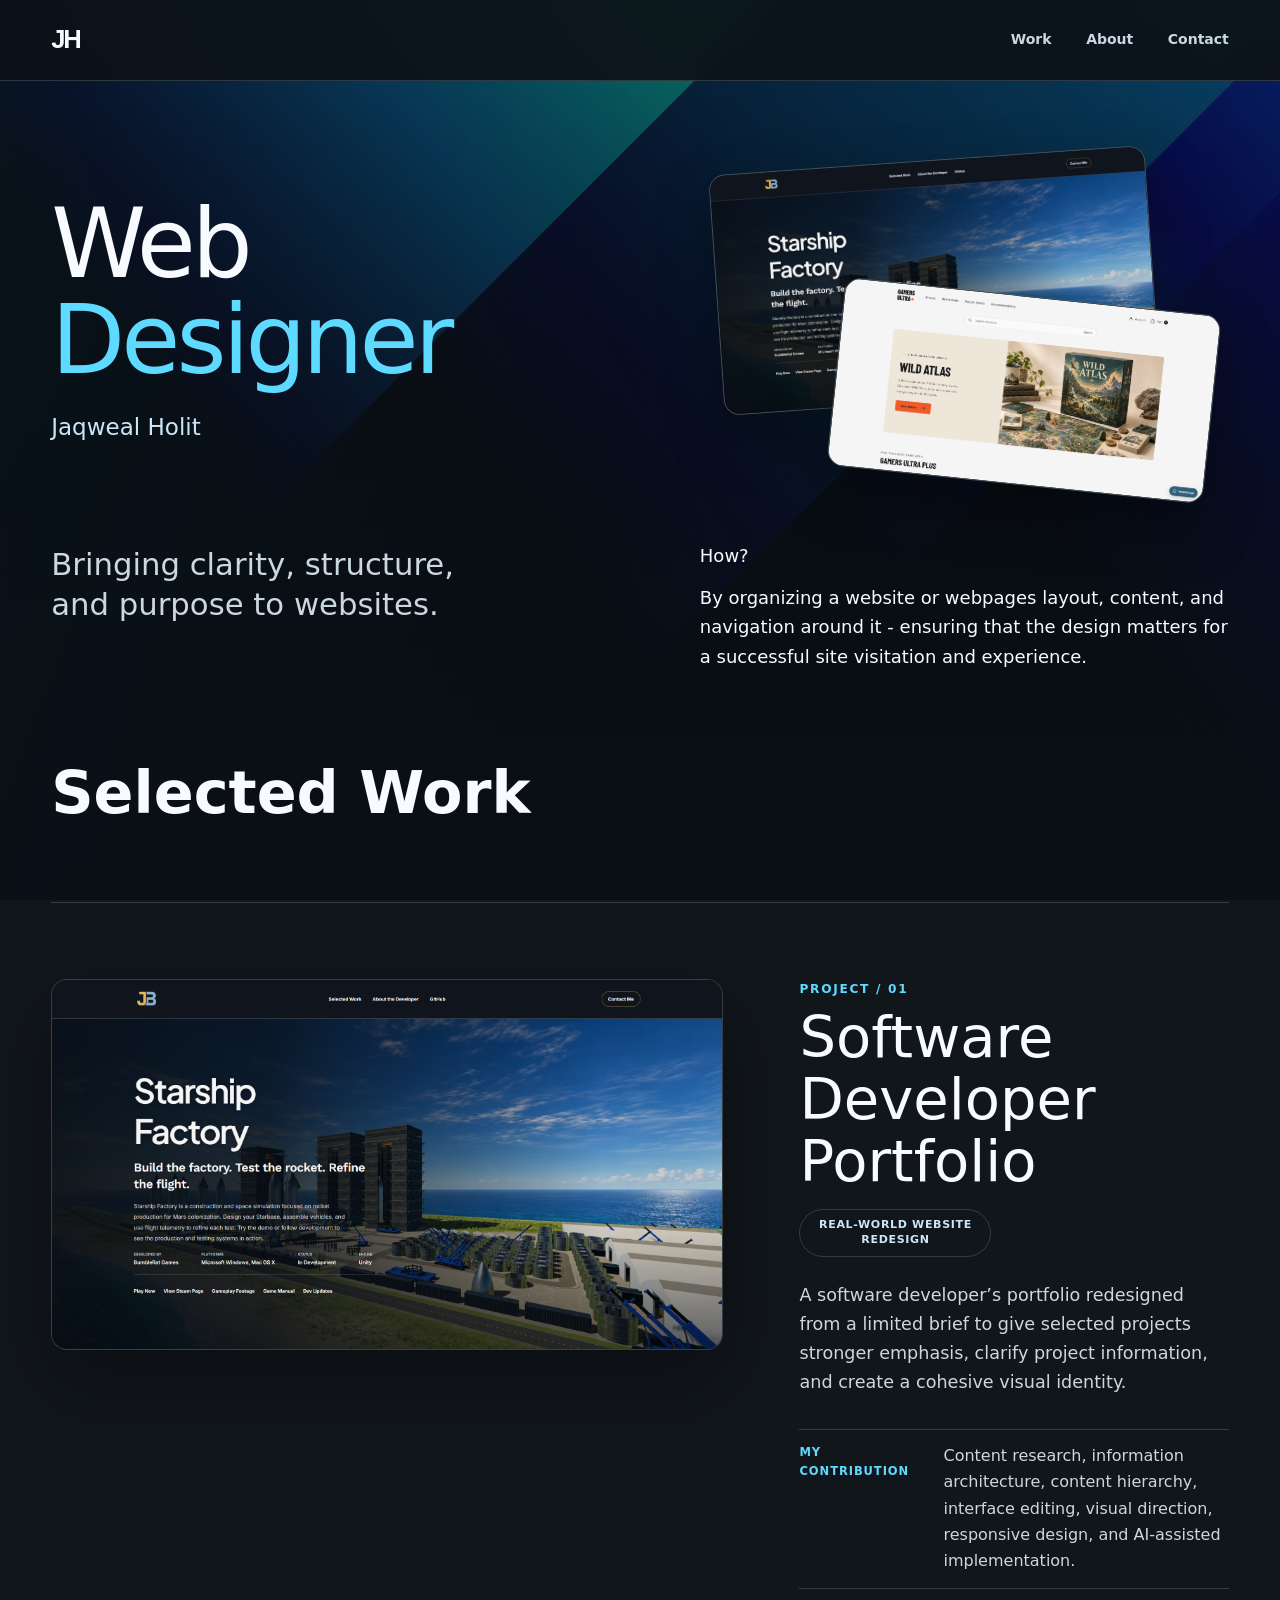
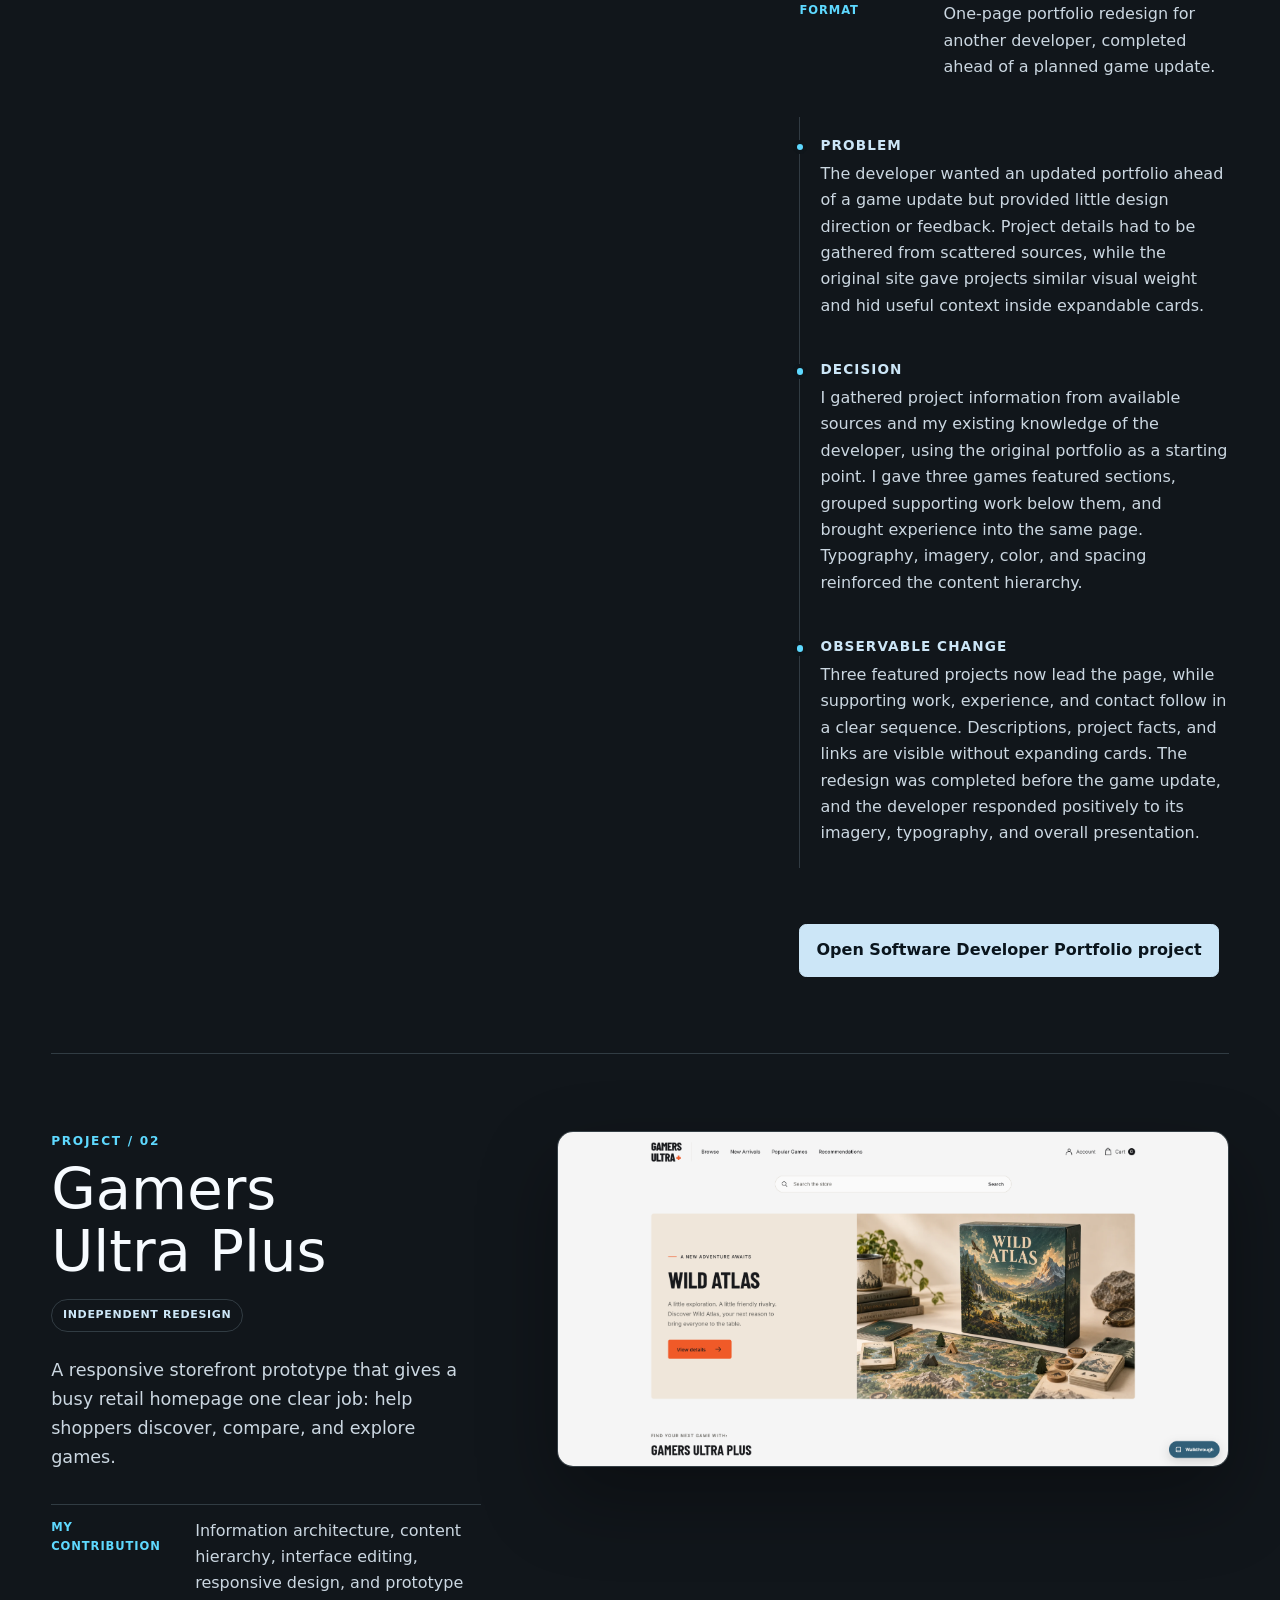
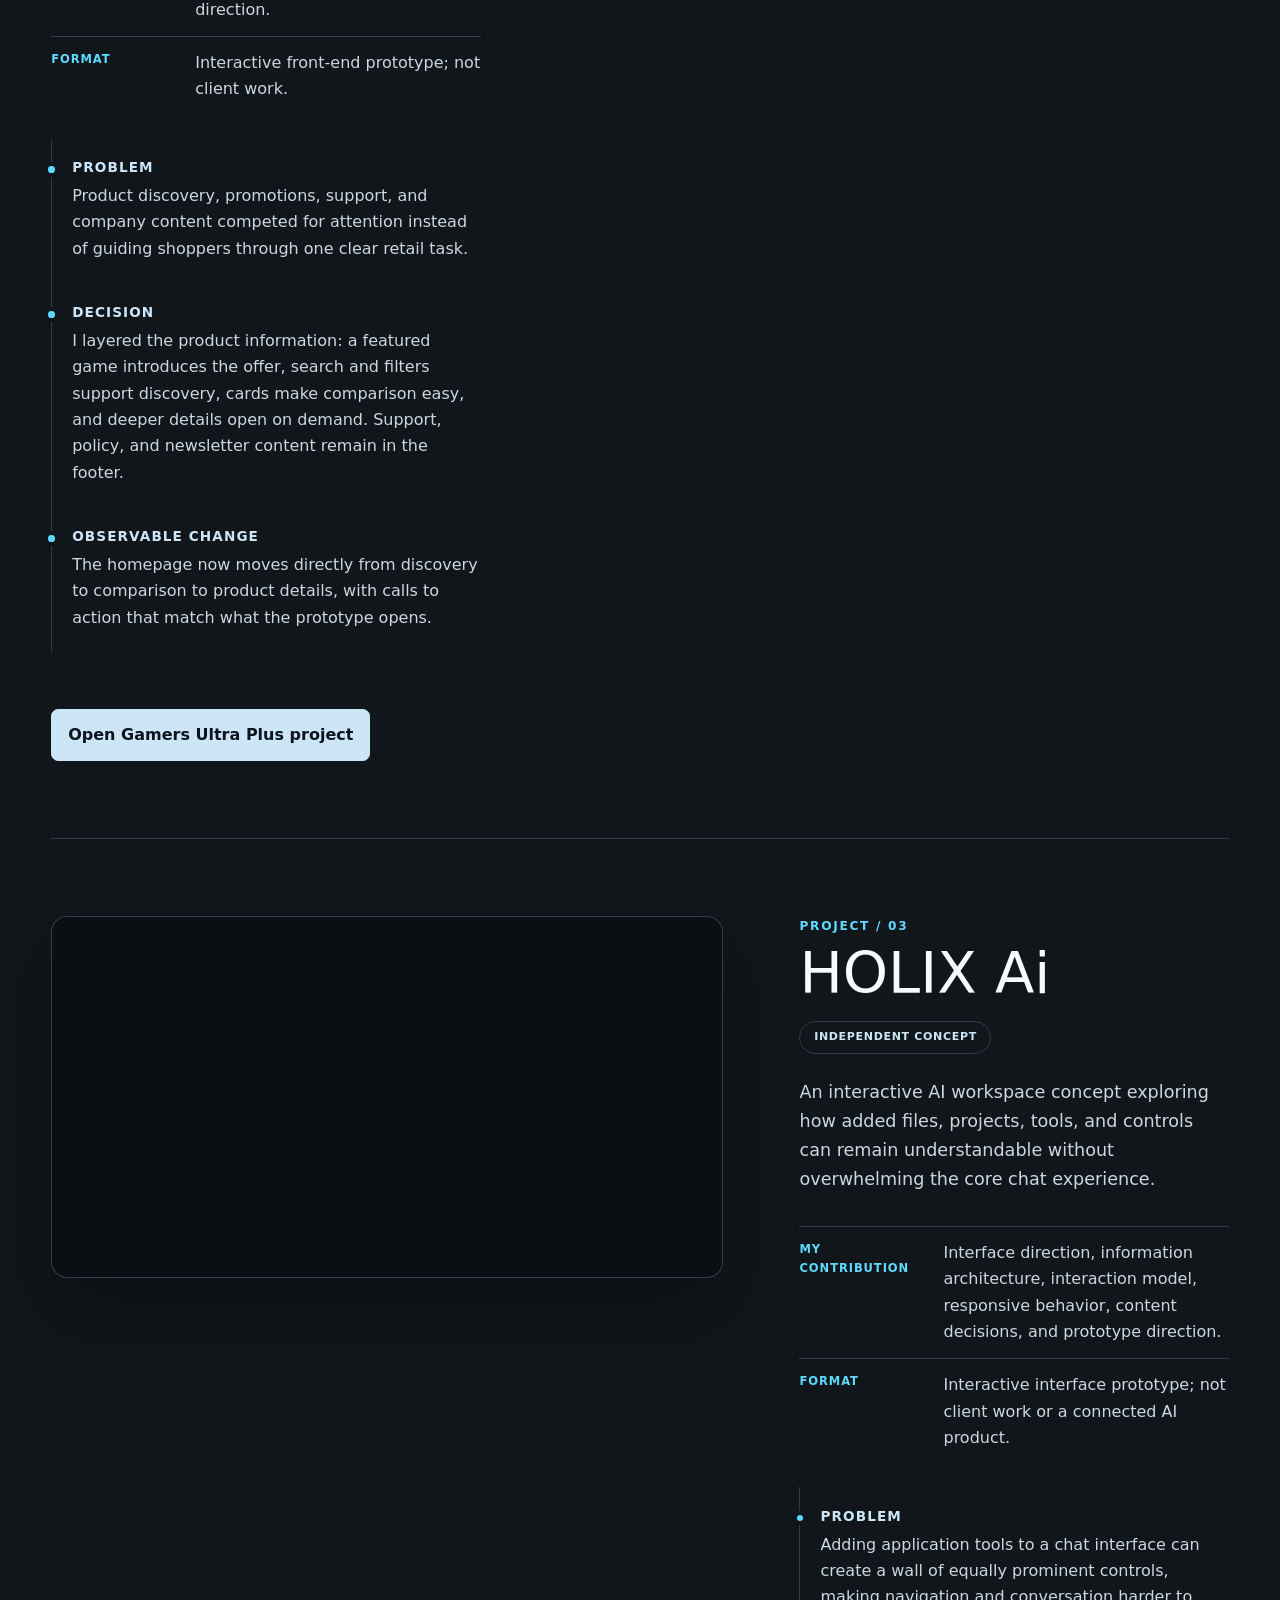
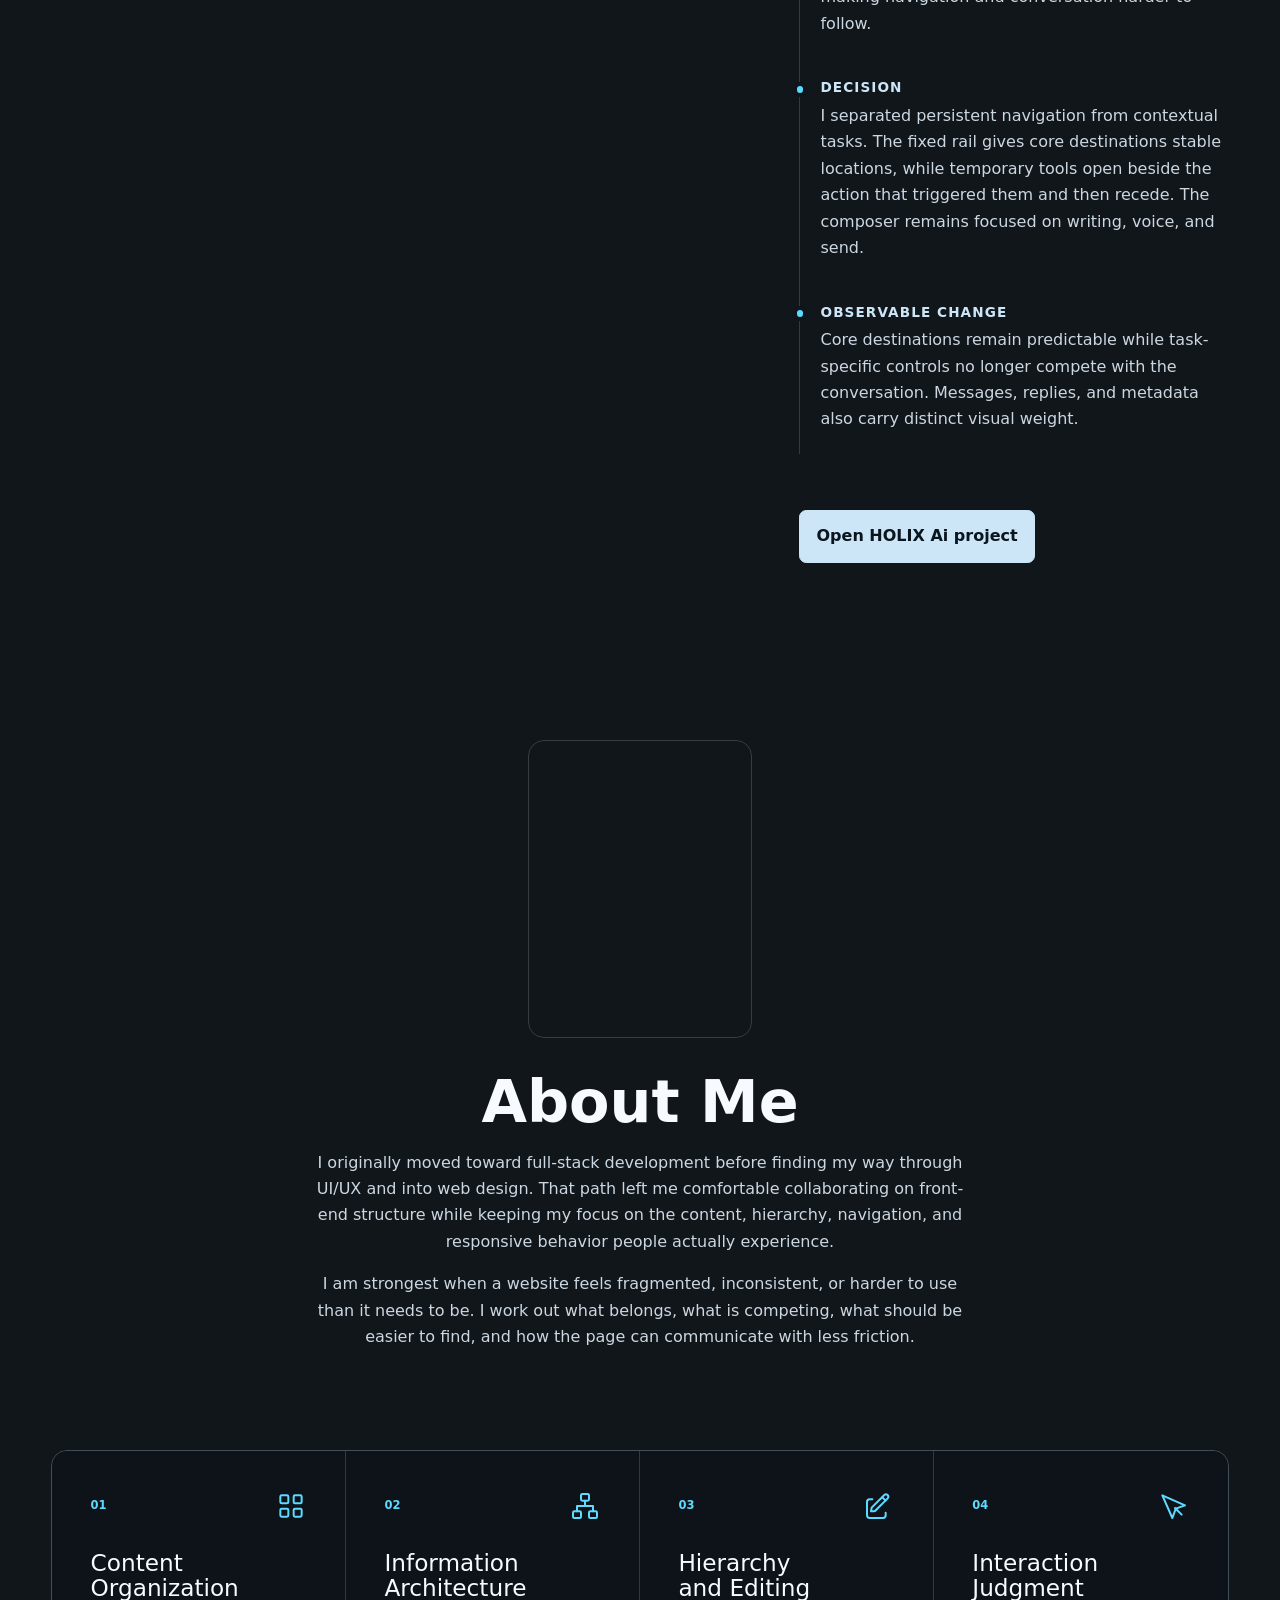
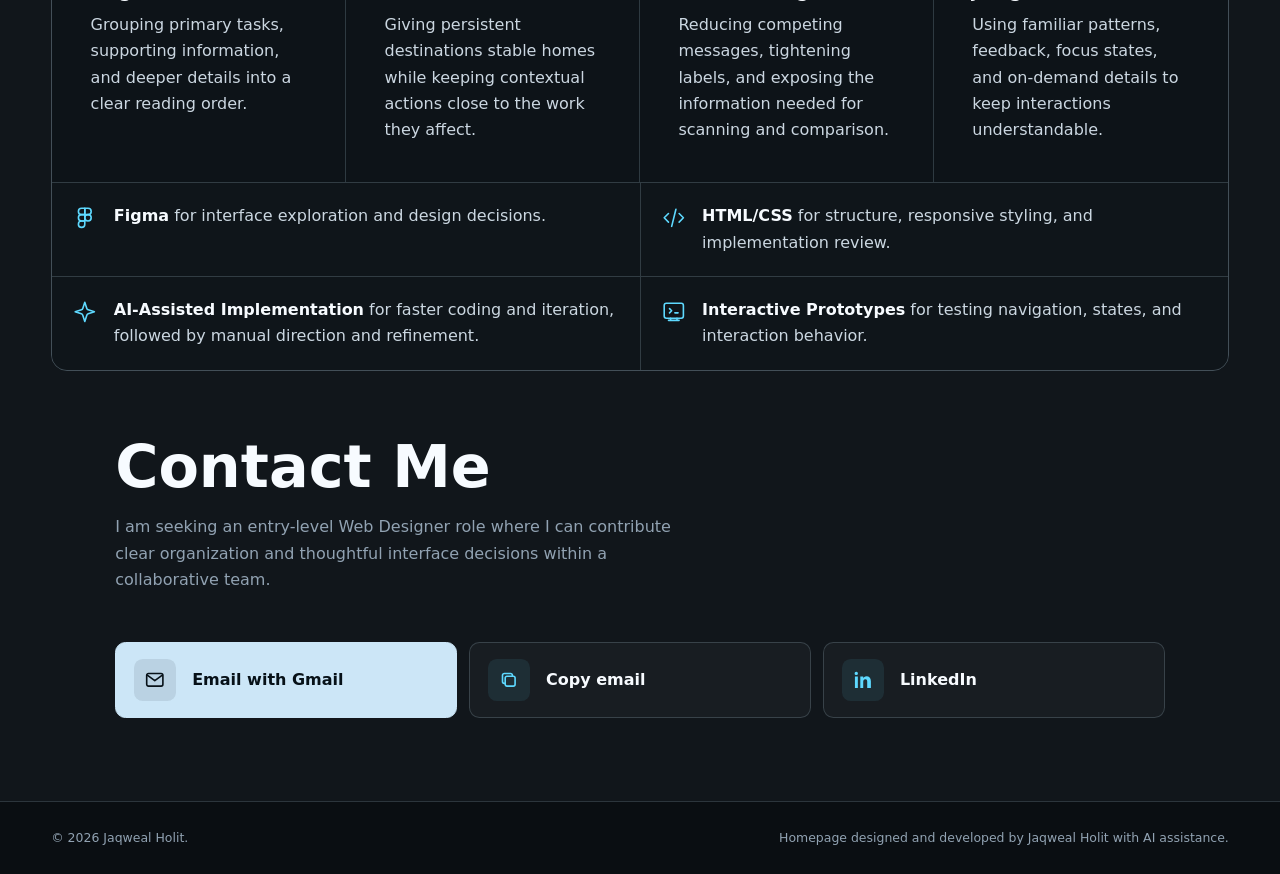
<file: page/jholit/index.html>
<!doctype html>
<html lang="en">
  <head>
    <meta charset="utf-8">
    <meta name="viewport" content="width=device-width, initial-scale=1">
    <meta http-equiv="refresh" content="0; url=../../#about">
    <title>About Jaqweal Holit</title>
    <meta name="description" content="About Jaqweal Holit, Web Designer.">
    <link rel="canonical" href="../../#about">
  </head>
  <body>
    <p>Jaqweal Holit’s background is now part of the main portfolio page. <a href="../../#about">Go to About</a>.</p>
  </body>
</html>
</file>
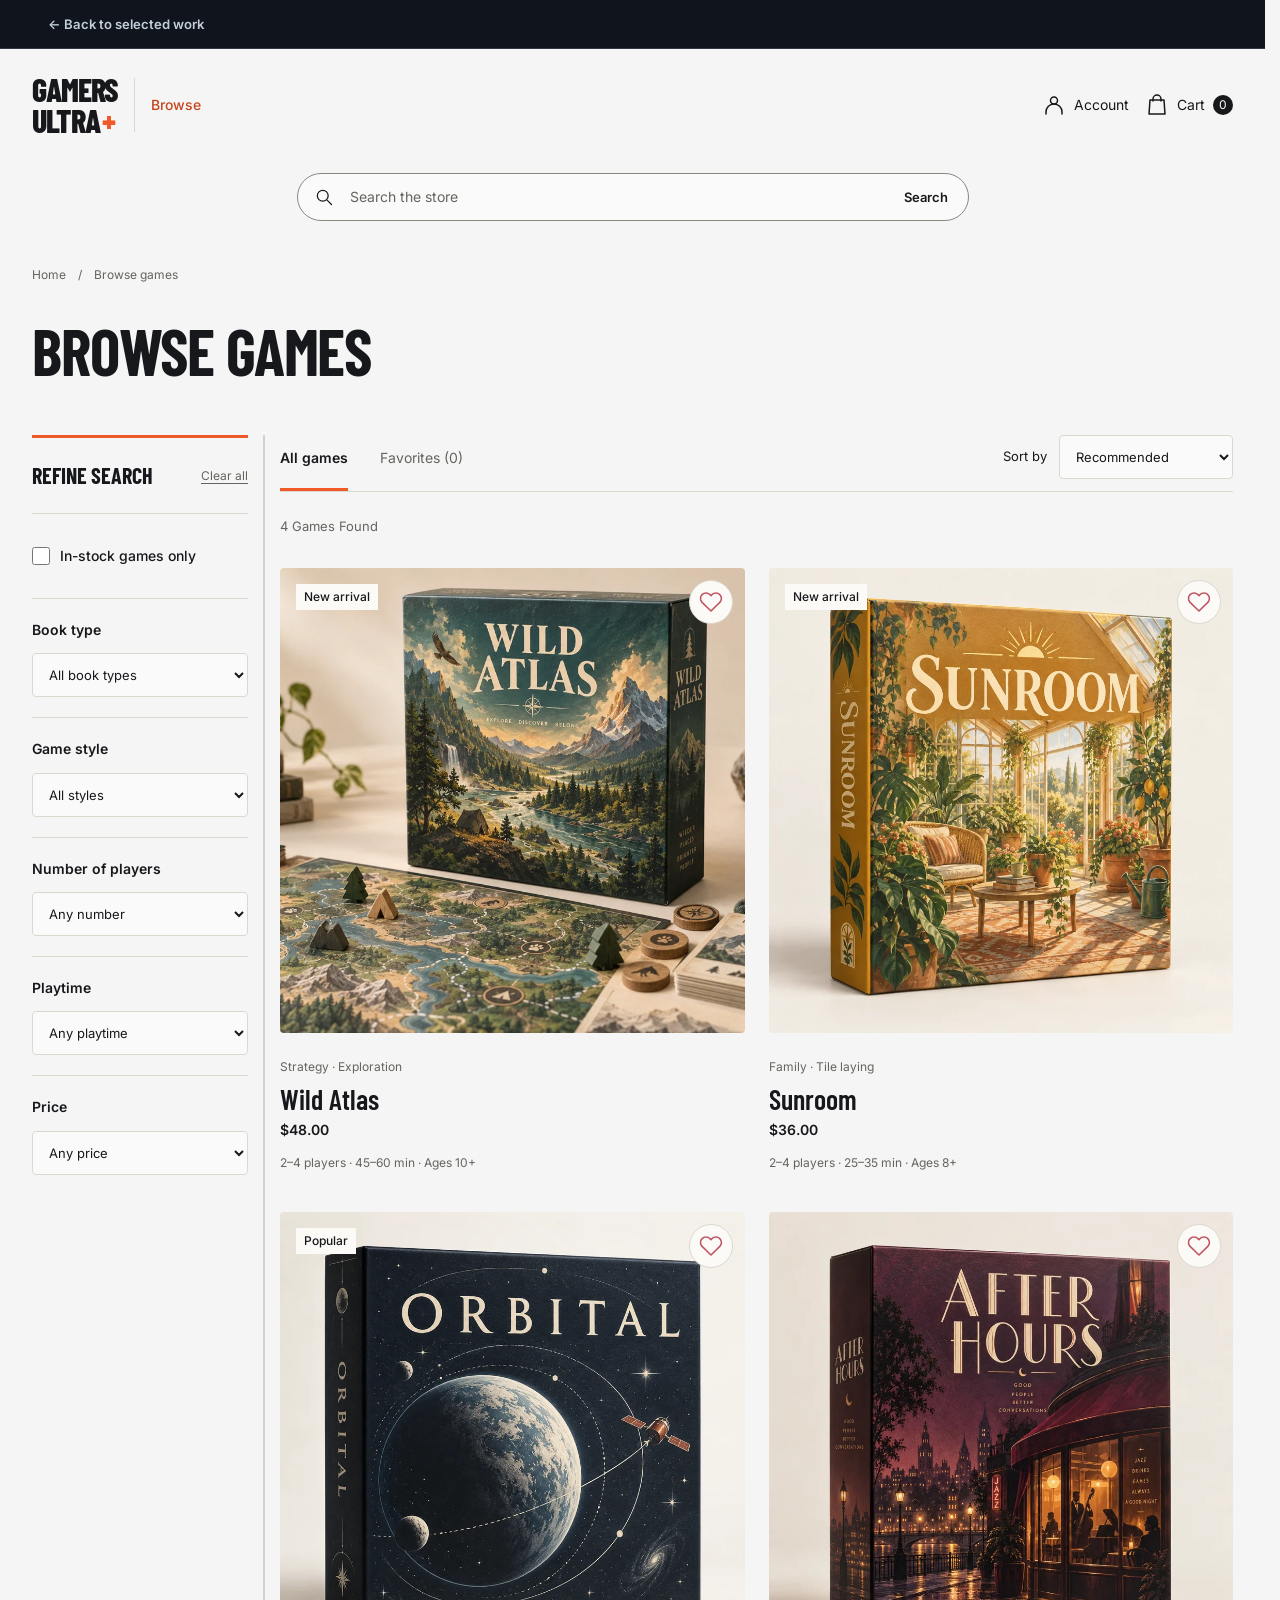
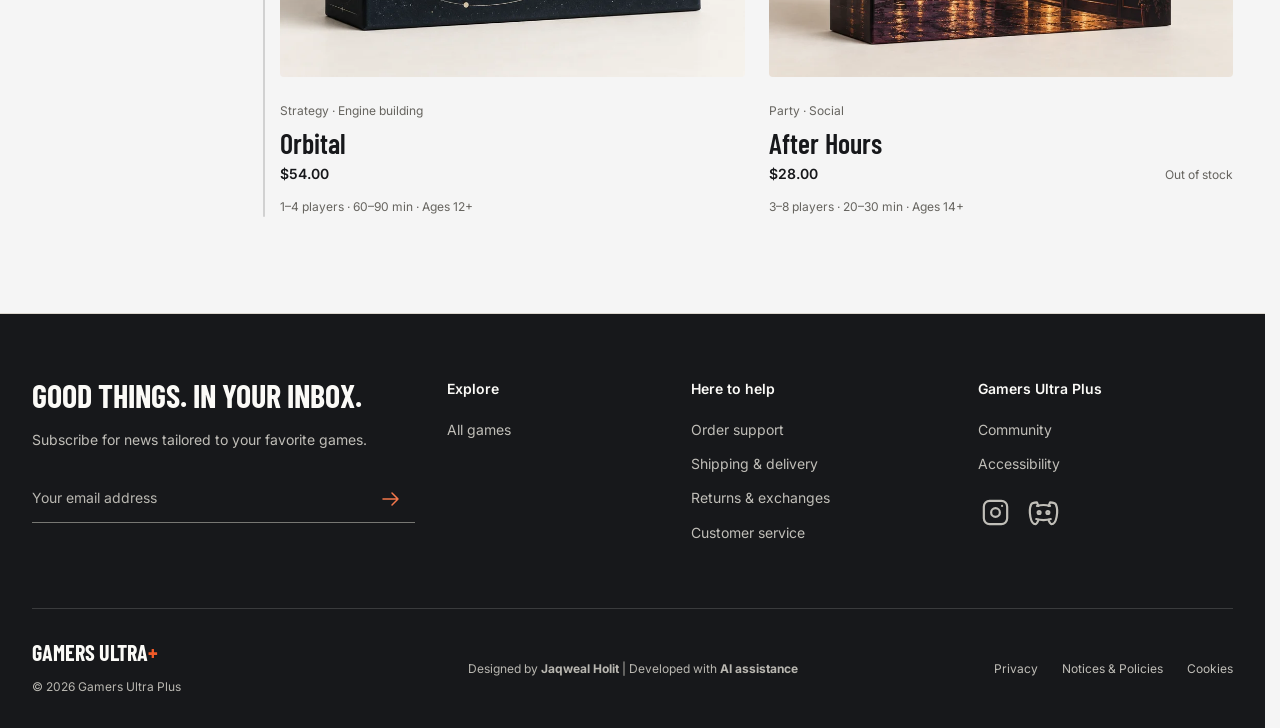
<file: page/gup/browse/index.html>
<!doctype html>
<html lang="en">
  <head>
    <meta charset="UTF-8">
    <meta name="viewport" content="width=device-width, initial-scale=1">
    <meta name="theme-color" content="#17181B">
    <meta
      name="description"
      content="Browse the Gamers Ultra Plus collection. Find a board game by play style, player count, playtime, and price."
    >
    <title>Browse games — Gamers Ultra Plus</title>
    <link
      rel="icon"
      type="image/svg+xml"
      href="data:image/svg+xml,%3Csvg xmlns='http://www.w3.org/2000/svg' viewBox='0 0 32 32'%3E%3Crect width='32' height='32' fill='%2317181B'/%3E%3Cpath d='M14 6h4v8h8v4h-8v8h-4v-8H6v-4h8z' fill='%23F05A28'/%3E%3C/svg%3E"
    >
    <link rel="preconnect" href="https://fonts.googleapis.com">
    <link rel="preconnect" href="https://fonts.gstatic.com" crossorigin>
    <link
      href="https://fonts.googleapis.com/css2?family=Barlow+Condensed:wght@600;700;800&amp;family=Inter:wght@400;500;600;700&amp;display=swap"
      rel="stylesheet"
    >
    <link rel="stylesheet" href="../assets/css/base.css">
    <link rel="stylesheet" href="../assets/css/header.css">
    <link rel="stylesheet" href="../assets/css/products.css">
    <link rel="stylesheet" href="../assets/css/footer.css">
    <link rel="stylesheet" href="../assets/css/dialogs.css">
    <link rel="stylesheet" href="../assets/css/browse.css">
    <link rel="stylesheet" href="../../../assets/css/shared/project-navigation.css">
    <link rel="stylesheet" href="../assets/css/accessibility.css">
    <script src="../../../assets/js/site.js" defer></script>
  </head>
  <body data-page="browse" data-site-root="../">
    <a class="skip-link" href="#main">Skip to content</a>
    <nav class="project-navigation" aria-label="Project navigation">
      <div class="project-navigation__inner">
        <a href="../../../#gup-project">&larr; Back to selected work</a>
      </div>
    </nav>
    <!-- Reusable interface icons. Product artwork lives in assets/images. -->
    <svg class="icon-definitions" xmlns="http://www.w3.org/2000/svg" aria-hidden="true">
      <symbol id="i-search" viewBox="0 0 24 24">
        <circle cx="10.5" cy="10.5" r="6.5"/>
        <path d="m16 16 5 5"/>
      </symbol>
      <symbol id="i-heart" viewBox="0 0 24 24">
        <path d="M20.8 4.6a5.5 5.5 0 0 0-7.8 0L12 5.7l-1.1-1.1a5.5 5.5 0 0 0-7.8 7.8L12 21l8.8-8.6a5.5 5.5 0 0 0 0-7.8Z"/>
      </symbol>
      <symbol id="i-person" viewBox="0 0 24 24">
        <circle cx="12" cy="7.5" r="3.5"/>
        <path d="M4 21v-2a8 8 0 0 1 16 0v2"/>
      </symbol>
      <symbol id="i-bag" viewBox="0 0 24 24">
        <path d="M5 7h14l1 14H4L5 7Z"/>
        <path d="M8 8V6a4 4 0 0 1 8 0v2"/>
      </symbol>
      <symbol id="i-arrow" viewBox="0 0 24 24">
        <path d="M4 12h15m-6-6 6 6-6 6"/>
      </symbol>
      <symbol id="i-close" viewBox="0 0 24 24">
        <path d="m6 6 12 12M6 18 18 6"/>
      </symbol>
      <symbol id="i-instagram" viewBox="0 0 24 24">
        <path d="M4 8a4 4 0 0 1 4-4h8a4 4 0 0 1 4 4v8a4 4 0 0 1-4 4H8a4 4 0 0 1-4-4Z"/>
        <path d="M9 12a3 3 0 1 0 6 0 3 3 0 0 0-6 0"/>
        <path d="M16.5 7.5v.01"/>
      </symbol>
      <symbol id="i-discord" viewBox="0 0 24 24">
        <path d="M8 12a1 1 0 1 0 2 0 1 1 0 0 0-2 0M14 12a1 1 0 1 0 2 0 1 1 0 0 0-2 0"/>
        <path d="M7.5 7.5c3.5-1 5.5-1 9 0M7 16.5c3.5 1 6.5 1 10 0"/>
        <path
          d="M15.5 17c0 1 1.5 3 2 3 1.5 0 2.833-1.667 3.5-5 .667-3.333.5-6.167-.5-8.5-.5-1-2.5-1.5-4-1.5l-1 2.5M8.5 17c0 1-1.5 3-2 3-1.5 0-2.833-1.667-3.5-5C2.333 11.667 2.5 8.833 3.5 6.5c.5-1 2.5-1.5 4-1.5l1 2.5"
        />
      </symbol>
    </svg>
    <header class="site-header">
      <div class="header-main page-width">
        <div class="brand-navigation">
          <a class="wordmark" href="../" aria-label="Gamers Ultra Plus home"> <span>GAMERS</span> <span>ULTRA<span class="brand-plus">+</span></span> </a>
          <nav class="primary-nav" aria-label="Primary navigation">
            <a href="./" aria-current="page">Browse</a>
          </nav>
        </div>
        <div class="header-actions">
          <a class="header-action favorites-link" hidden href="./?favorites=1#collection" aria-label="View favorites">
            <svg class="icon" aria-hidden="true"><use href="#i-heart"/></svg>
            <span>Favorites</span><span class="cart-count" data-favorites-count>0</span>
          </a>
          <button class="header-action account-action" type="button" data-info="account" aria-label="Account">
            <svg class="icon" aria-hidden="true">
              <use href="#i-person"/>
            </svg>
            <span>Account</span>
          </button>
          <button
            class="header-action"
            id="open-cart"
            type="button"
            aria-haspopup="dialog"
            aria-label="Open cart, 0 items"
          >
            <svg class="icon" aria-hidden="true">
              <use href="#i-bag"/>
            </svg>
            <span>Cart</span>
            <span class="cart-count" id="cart-count">0</span>
          </button>
          <button
            class="mobile-menu-access sr-only"
            id="open-mobile-menu"
            type="button"
            aria-label="Open menu"
            aria-haspopup="dialog"
            aria-controls="mobile-menu"
            aria-expanded="false"
          >
            Open navigation menu
          </button>
        </div>
      </div>
      <div class="search-row page-width">
        <form class="search" id="search-form" role="search">
          <label class="sr-only" for="search-input">Search games by title, theme, or play style</label>
          <svg class="icon" aria-hidden="true">
            <use href="#i-search"/>
          </svg>
          <input
            id="search-input"
            type="search"
            placeholder="Search the store"
            autocomplete="off"
            maxlength="100"
            aria-controls="product-grid"
          >
          <button type="submit">Search</button>
        </form>
      </div>
    </header>
    <dialog
      class="mobile-menu"
      id="mobile-menu"
      aria-labelledby="mobile-menu-title"
      data-close-animation="mobile-menu-out"
    >
      <div class="mobile-menu-heading">
        <h2 id="mobile-menu-title">MENU</h2>
        <button class="close-button" type="button" data-close aria-label="Close menu" autofocus>
          <svg class="icon" aria-hidden="true"><use href="#i-close"/></svg>
        </button>
      </div>
      <nav class="mobile-menu-nav" aria-label="Mobile navigation">
        <a class="mobile-menu-link" href="../">Home</a>
        <a class="mobile-menu-link" href="./" aria-current="page">Browse</a>
        <button class="mobile-menu-link" type="button" data-menu-account>Account</button>
      </nav>
    </dialog>
    <p class="sr-only" id="favorites-status" role="status" aria-live="polite"></p>
    <main id="main" tabindex="-1">
      <div class="browse-intro page-width">
        <nav class="breadcrumbs" aria-label="Breadcrumb"><a href="../">Home</a><span aria-hidden="true">/</span><span aria-current="page">Browse games</span></nav>
        <h1>BROWSE GAMES</h1>
      </div>
      <section class="browse-layout page-width" id="collection" aria-label="Game catalogue">
        <aside class="browse-sidebar" aria-labelledby="refine-title">
          <div class="refine-heading">
            <h2 id="refine-title">REFINE SEARCH</h2>
            <button id="clear-filters" type="button">Clear all</button>
          </div>
          <form id="browse-facets">
            <div class="facet stock-facet">
              <label for="stock-filter"><input id="stock-filter" name="stock" type="checkbox"> In-stock games only</label>
            </div>
            <div class="facet">
              <label for="book-type-filter">Book type</label>
              <select id="book-type-filter" name="bookType">
                <option value="all">All book types</option>
                <option value="rulebook">Rulebook</option>
                <option value="lorebook">Lorebook</option>
                <option value="charactersheets">Charactersheets</option>
              </select>
            </div>
            <div class="facet">
              <label for="category-filter">Game style</label>
              <select id="category-filter" name="category">
                <option value="all">All styles</option>
              </select>
            </div>
            <div class="facet">
              <label for="players-filter">Number of players</label>
              <select id="players-filter" name="players">
                <option value="all">Any number</option>
                <option value="1">Solo</option>
                <option value="2">2 players</option>
                <option value="3">3 players</option>
                <option value="4">4 players</option>
                <option value="5">5 players</option>
                <option value="6">6 players</option>
                <option value="7">7 players</option>
                <option value="8">8 players</option>
              </select>
            </div>
            <div class="facet">
              <label for="time-filter">Playtime</label>
              <select id="time-filter" name="time">
                <option value="all">Any playtime</option>
                <option value="30">30 minutes or less</option>
                <option value="60">60 minutes or less</option>
                <option value="90">90 minutes or less</option>
              </select>
            </div>
            <div class="facet">
              <label for="price-filter">Price</label>
              <select id="price-filter" name="price">
                <option value="all">Any price</option>
                <option value="30">$30 or less</option>
                <option value="40">$40 or less</option>
                <option value="50">$50 or less</option>
              </select>
            </div>
          </form>
        </aside>
        <hr class="browse-divider" aria-hidden="true">
        <div class="browse-results">
          <div class="collection-controls">
            <div class="filters" role="group" aria-label="Filter games">
              <button class="filter active" type="button" data-filter="all" aria-pressed="true">All games</button>
              <button class="filter" type="button" data-filter="favorites" aria-pressed="false">Favorites (<span data-favorites-count>0</span>)</button>
              <span class="filter-indicator" aria-hidden="true"></span>
            </div>
            <div class="sort-control">
              <label for="sort-select">Sort by</label>
              <select id="sort-select">
                <option value="recommended">Recommended</option>
                <option value="price-low">Price: low to high</option>
                <option value="price-high">Price: high to low</option>
                <option value="name">Name: A–Z</option>
              </select>
            </div>
          </div>
          <div class="results-toolbar">
            <p id="filter-status" role="status" aria-live="polite" aria-atomic="true"></p>
          </div>
          <div class="product-grid" id="product-grid"><!-- Shared catalogue: assets/js/catalog.js --></div>
          <div class="empty-state" id="empty-state" hidden>
            <h3>No games found.</h3>
            <p>Try a different search or clear your filters to see the whole collection.</p>
            <button class="button button-secondary" id="reset-search" type="button">Show all games</button>
          </div>
          <noscript><p class="noscript-note">Enable JavaScript to see the catalogue, filter games, save favorites, and try the demonstration cart.</p></noscript>
        </div>
      </section>
    </main>
    <footer class="site-footer">
      <div class="footer-dark" id="support">
        <div class="footer-main page-width">
          <div class="newsletter">
            <h2>GOOD THINGS. IN YOUR INBOX.</h2>
            <p>Subscribe for news tailored to your favorite games.</p>
            <form id="newsletter-form">
              <label class="sr-only" for="newsletter-email">Your email address</label>
              <div class="newsletter-field">
                <input
                  id="newsletter-email"
                  name="email"
                  type="email"
                  placeholder="Your email address"
                  required
                  maxlength="254"
                  autocomplete="email"
                  aria-describedby="newsletter-status"
                >
                <button type="submit" aria-label="Subscribe to the newsletter">
                  <svg class="icon" aria-hidden="true">
                    <use href="#i-arrow"/>
                  </svg>
                </button>
              </div>
              <p class="newsletter-note" id="newsletter-status" role="status"></p>
            </form>
          </div>
          <div class="footer-column">
            <h3>Explore</h3>
            <a href="./">All games</a>
          </div>
          <div class="footer-column">
            <h3>Here to help</h3>
            <button type="button" data-info="orders">Order support</button>
            <button type="button" data-info="shipping">Shipping &amp; delivery</button>
            <button type="button" data-info="returns">Returns &amp; exchanges</button>
            <button type="button" data-info="support">Customer service</button>
          </div>
          <div class="footer-column">
            <h3>Gamers Ultra Plus</h3>
            <button type="button" data-info="community">Community</button>
            <button type="button" data-info="accessibility">Accessibility</button>
            <div class="social-links">
              <button type="button" data-info="instagram" aria-label="Instagram">
                <svg class="icon social-icon" aria-hidden="true">
                  <use href="#i-instagram"/>
                </svg>
              </button>
              <button type="button" data-info="discord" aria-label="Discord">
                <svg class="icon social-icon" aria-hidden="true">
                  <use href="#i-discord"/>
                </svg>
              </button>
            </div>
          </div>
        </div>
        <div class="footer-bottom page-width">
          <div>
            <a class="footer-wordmark" href="../" aria-label="Gamers Ultra Plus home">GAMERS ULTRA<span>+</span></a>
            <p>© <span id="year">2026</span> Gamers Ultra Plus</p>
          </div>
          <p class="footer-credit">Designed by <b>Jaqweal Holit</b> | Developed with <b>AI assistance</b></p>
          <div class="footer-legal">
            <div>
              <button type="button" data-info="privacy">Privacy</button>
              <button type="button" data-info="terms">Notices &amp; Policies</button>
              <button type="button" data-info="cookies">Cookies</button>
            </div>
          </div>
        </div>
      </div>
    </footer>
    <!-- Cart and information dialogs; product links open dedicated pages. -->
    <dialog class="cart-dialog" id="cart-dialog" aria-labelledby="cart-title">
      <div class="cart-heading">
        <h2 id="cart-title">YOUR CART</h2>
        <button class="close-button" type="button" data-close aria-label="Close cart">
          <svg class="icon" aria-hidden="true">
            <use href="#i-close"/>
          </svg>
        </button>
      </div>
      <div id="cart-items" class="cart-items"></div>
      <div class="cart-summary" id="cart-summary">
        <p><span>Subtotal</span><strong id="cart-subtotal">$0.00</strong></p>
        <p class="cart-note">Shipping and taxes are not included.</p>
        <p class="demo-note">This is a storefront demo. Checkout and payments are not enabled.</p>
        <button class="button button-primary" type="button" data-close>
          Continue browsing
          <svg class="icon" aria-hidden="true">
            <use href="#i-arrow"/>
          </svg>
        </button>
      </div>
    </dialog>
    <dialog class="info-dialog" id="info-dialog" aria-labelledby="info-title">
      <button class="close-button" type="button" data-close aria-label="Close information">
        <svg class="icon" aria-hidden="true">
          <use href="#i-close"/>
        </svg>
      </button>
      <p class="eyebrow">Gamers Ultra Plus</p>
      <h2 id="info-title"></h2>
      <div id="info-content"></div>
      <button class="button button-secondary" type="button" data-close>Back to browsing</button>
    </dialog>
    <script src="../assets/js/core.js" defer></script>
    <script src="../assets/js/catalog.js" defer></script>
    <script src="../assets/js/products.js" defer></script>
    <script src="../assets/js/favorites.js" defer></script>
    <script src="../assets/js/collection.js" defer></script>
    <script src="../assets/js/dialogs.js" defer></script>
    <script src="../assets/js/cart.js" defer></script>
    <script src="../assets/js/mobile.js" defer></script>
    <script src="../assets/js/site.js" defer></script>
  </body>
</html>
</file>
<file: assets/css/home.css>
@charset "UTF-8";

:root {
  --font-heading: "Jost", "Inter", system-ui, sans-serif;
  --font-body: "Inter", system-ui, sans-serif;
  --font-logo: "Palanquin Dark", "Jost", sans-serif;
  --ink: #f7fbff;
  --ink-soft: #cbd7e1;
  --ink-muted: #91a2b2;
  --surface: #11161b;
  --surface-raised: #182129;
  --surface-solid: #0f151a;
  --line: rgb(199 230 247 / 18%);
  --accent: #cce6f7;
  --accent-strong: #5ed9ff;
  --focus: #7fe3ff;
  --page-width: 88rem;
  --gutter: clamp(1.15rem, 4vw, 4rem);
  --radius: 1rem;
  --section-gap: clamp(5.5rem, 10vw, 10rem);
}

*,
*::before,
*::after {
  box-sizing: border-box;
}

html {
  color-scheme: dark;
  scroll-behavior: smooth;
  scroll-padding-top: 6rem;
}

body {
  min-width: 0;
  margin: 0;
  isolation: isolate;
  overflow-x: hidden;
  color: var(--ink);
  background: var(--surface);
  font-family: var(--font-body);
  font-size: 1rem;
  line-height: 1.65;
  -webkit-font-smoothing: antialiased;
}

body::before {
  position: fixed;
  z-index: -1;
  inset: 0;
  content: "";
  /* One fixed layer keeps the artwork and overlays together while scrolling. */
  background: linear-gradient(180deg, rgb(10 16 22 / 62%) 0, rgb(10 16 22 / 88%) 42rem, rgb(10 16 22 / 96%) 100%), linear-gradient(110deg, rgb(20 94 150 / 28%), transparent 48%), url("../images/portfolio/bg.webp") center top / cover no-repeat;
  pointer-events: none;
}

img {
  display: block;
  max-width: 100%;
}

a {
  color: inherit;
}

button,
a {
  -webkit-tap-highlight-color: transparent;
}

button {
  font: inherit;
}

:focus-visible {
  outline: 3px solid var(--focus);
  outline-offset: 4px;
}

.skip-link {
  position: fixed;
  z-index: 100;
  top: 1rem;
  left: 1rem;
  padding: .75rem 1rem;
  color: #071118;
  background: var(--focus);
  border-radius: .35rem;
  font-weight: 700;
  transform: translateY(-180%);
}

.skip-link:focus {
  transform: translateY(0);
}

.page-shell {
  width: min(100%, var(--page-width));
  margin-inline: auto;
  padding-inline: var(--gutter);
}

.site-header {
  position: sticky;
  z-index: 20;
  top: 0;
  border-bottom: 1px solid var(--line);
  background: rgb(13 18 23 / 92%);
  backdrop-filter: blur(1rem);
}

.site-header__inner {
  display: grid;
  grid-template-columns: auto 1fr;
  align-items: center;
  gap: clamp(1rem, 3vw, 3rem);
  min-height: 5rem;
}

.site-logo {
  color: var(--ink);
  font-family: var(--font-logo);
  font-size: 1.6rem;
  font-weight: 600;
  line-height: 1;
  text-decoration: none;
  letter-spacing: -.08em;
}

.site-nav {
  display: flex;
  justify-content: flex-end;
  gap: clamp(1rem, 2.7vw, 2.5rem);
}

.site-nav a {
  position: relative;
  padding-block: .45rem;
  color: var(--ink-soft);
  font-size: .875rem;
  font-weight: 600;
  text-decoration: none;
}

.site-nav a::after {
  position: absolute;
  right: 0;
  bottom: -.45rem;
  left: 0;
  height: 2px;
  content: "";
  background: var(--accent-strong);
  transform: scaleX(0);
  transform-origin: left;
  transition: transform 160ms ease;
}

.site-nav a:hover,
.site-nav a:focus-visible {
  color: var(--ink);
}

.site-nav a:hover::after,
.site-nav a:focus-visible::after {
  transform: scaleX(1);
}

.hero {
  padding-block: clamp(3rem, 5vw, 4.5rem);
}

.hero__copy {
  display: flex;
  flex-direction: column;
  gap: clamp(2rem, 4vw, 3rem);
  width: min(100%, 74rem);
  margin-inline: auto;
  text-align: left;
}

.project__number {
  margin: 0 0 .45rem;
  color: var(--accent-strong);
  font-size: .76rem;
  font-weight: 700;
  letter-spacing: .14em;
  text-transform: uppercase;
}

h1,
h2,
h3,
h4,
p {
  overflow-wrap: break-word;
}

h1,
h2,
h3,
h4 {
  margin-top: 0;
  font-family: var(--font-heading);
  line-height: 1.08;
  text-wrap: balance;
}

h1 {
  max-width: 12ch;
  margin-bottom: 1.5rem;
  font-size: clamp(2.75rem, 5vw, 4.75rem);
  letter-spacing: -.055em;
}

h2,
h3 {
  font-family: "Palanquin", var(--font-body);
  font-weight: 500;
  letter-spacing: normal;
}

h2 {
  font-weight: 600;
}

.hero__heading {
  display: grid;
  grid-template-columns: minmax(0, 1.05fr) minmax(0, .95fr);
  align-items: center;
  gap: clamp(2rem, 5vw, 4rem);
  width: 100%;
}

.hero__heading > * {
  min-width: 0;
}

.hero h1 {
  max-width: none;
  margin-bottom: 0;
  font-family: "Palanquin Dark", var(--font-heading);
  font-size: clamp(3.5rem, 7.5vw, 6.75rem);
  font-weight: 400;
  line-height: 1;
  letter-spacing: -.04em;
}

.hero h1 span {
  display: block;
  color: var(--accent-strong);
}

.hero__identity {
  display: flex;
  min-width: 0;
  flex-direction: column;
  align-items: flex-start;
  gap: 20px;
}

.hero__name {
  color: var(--accent);
  font-family: var(--font-body);
  font-size: clamp(1.125rem, 1.8vw, 1.5rem);
  font-weight: 200;
}

.hero__visual {
  position: relative;
  display: grid;
  min-width: 0;
  min-height: 22rem;
  align-items: center;
  padding: 1rem;
  isolation: isolate;
}

.hero__visual::before {
  position: absolute;
  z-index: -1;
  inset: 0;
  content: "";
  border-radius: 50%;
  background: radial-gradient(ellipse, rgb(94 217 255 / 14%), transparent 70%);
  pointer-events: none;
}

.hero__work-preview {
  display: block;
  grid-area: 1 / 1;
  overflow: hidden;
  border: 1px solid rgb(204 230 247 / 28%);
  border-radius: var(--radius);
  background: var(--surface-solid);
  box-shadow: 0 1.5rem 3.5rem rgb(0 0 0 / 35%);
}

.hero__work-preview img {
  width: 100%;
  height: auto;
}

.hero__work-preview--portfolio {
  z-index: 1;
  width: 88%;
  justify-self: start;
  transform: translateY(-40px) rotate(-4deg);
}

.hero__work-preview--gup {
  z-index: 2;
  width: 76%;
  justify-self: end;
  transform: translateY(70px) rotate(6deg);
}

.hero__details {
  display: grid;
  grid-template-columns: minmax(0, 1.05fr) minmax(0, .95fr);
  align-items: start;
  gap: clamp(2rem, 5vw, 4rem);
}

.hero__details > * {
  min-width: 0;
}

.hero__subtitle {
  max-width: 24ch;
  margin: 0;
  color: var(--ink-soft);
  font-family: var(--font-body);
  font-size: clamp(1.5rem, 2.4vw, 2.1rem);
  font-weight: 400;
  line-height: 1.3;
  text-align: left;
  text-wrap: balance;
}

.hero__intro {
  display: flex;
  flex-direction: column;
  align-items: flex-start;
  gap: 15px;
  width: 100%;
  max-width: 38rem;
}

.hero__intro-label {
  font-family: "Palanquin Dark", var(--font-heading);
  font-size: 1.125rem;
  font-weight: 400;
  line-height: 1.25;
}

.hero__lead {
  max-width: 62ch;
  margin: 0;
  color: var(--ink);
  font-family: var(--font-body);
  font-size: clamp(1rem, 1.5vw, 1.125rem);
  font-weight: 300;
  line-height: 1.65;
  text-align: left;
}

.project-link {
  display: inline-flex;
  min-height: 2.9rem;
  align-items: center;
  justify-content: center;
  padding: .75rem 1rem;
  border-radius: .45rem;
  font-weight: 700;
  text-decoration: none;
  transition: background-color 160ms ease, border-color 160ms ease, color 160ms ease, transform 160ms ease;
}

.project-link {
  border: 1px solid var(--accent);
  color: #0a151d;
  background: var(--accent);
}

.project-link:hover {
  border-color: var(--accent-strong);
  transform: translateY(-2px);
}

.project-link:hover {
  background: #e8f7ff;
}

.interface-preview {
  position: relative;
  display: block;
  overflow: hidden;
  border: 1px solid rgb(204 230 247 / 22%);
  border-radius: var(--radius);
  color: inherit;
  background: #0a0f13;
  box-shadow: 0 2rem 5rem rgb(0 0 0 / 32%);
  transition: border-color 180ms ease, transform 180ms ease, box-shadow 180ms ease;
}

.interface-preview:hover,
.interface-preview:focus-within {
  border-color: var(--accent-strong);
  transform: translateY(-3px);
  box-shadow: 0 2.25rem 5.5rem rgb(0 0 0 / 42%);
}

.interface-preview__link {
  position: absolute;
  z-index: 2;
  inset: 0;
  border-radius: inherit;
}

.interface-preview__link:focus-visible {
  outline-offset: -6px;
}

.interface-preview__viewport {
  display: block;
  overflow: hidden;
}

.interface-preview__viewport img {
  width: 100%;
  height: auto;
}

.capabilities {
  padding-top: 0;
}

.work-section {
  padding-top: clamp(1rem, 2vw, 5rem);
}

.section-heading {
  margin-bottom: clamp(3rem, 6vw, 6rem);
}

.section-heading h2,
.about h2,
.contact h2 {
  max-width: 18ch;
  margin-bottom: 1rem;
  font-size: clamp(2.1rem, 4.6vw, 4.4rem);
}

.section-heading h2 {
  margin-bottom: 0;
}

.project {
  display: grid;
  grid-template-columns: minmax(0, 1.22fr) minmax(22rem, .78fr);
  gap: clamp(2.5rem, 6vw, 6rem);
  align-items: start;
  padding-block: clamp(3rem, 6vw, 6rem);
  border-top: 1px solid var(--line);
}

.project--reverse {
  grid-template-columns: minmax(22rem, .78fr) minmax(0, 1.22fr);
}

.project--reverse .project__visual {
  grid-column: 2;
}

.project--reverse .project__content {
  grid-row: 1;
  grid-column: 1;
}

.project__visual {
  position: sticky;
  top: 7rem;
}

.project__title-row {
  display: grid;
  gap: 1rem;
  margin-bottom: 1.5rem;
}

.project__title-row > div {
  width: 100%;
}

.project h3 {
  margin: 0;
  font-size: clamp(2.4rem, 4.5vw, 4.6rem);
}

.status {
  flex: 0 0 auto;
  max-width: 12rem;
  padding: .5rem .65rem;
  border: 1px solid var(--line);
  border-radius: 999px;
  color: var(--accent);
  font-size: .69rem;
  font-weight: 700;
  line-height: 1.35;
  text-align: center;
  text-transform: uppercase;
  letter-spacing: .06em;
}

.project__summary {
  margin: 0 0 2rem;
  color: var(--ink-soft);
  font-size: 1.1rem;
}

.project__facts {
  display: grid;
  gap: .8rem;
  margin: 0 0 2.25rem;
}

.project__facts div {
  display: grid;
  grid-template-columns: 8rem 1fr;
  gap: 1rem;
  padding-top: .8rem;
  border-top: 1px solid var(--line);
}

.project__facts dt {
  color: var(--accent-strong);
  font-size: .72rem;
  font-weight: 700;
  letter-spacing: .08em;
  text-transform: uppercase;
}

.project__facts dd {
  margin: 0;
  color: var(--ink-soft);
}

.decision-stack {
  display: grid;
  gap: 0;
  margin-bottom: 2rem;
}

.decision-stack section {
  position: relative;
  padding: 1.35rem 0 1.35rem 1.25rem;
  border-left: 1px solid var(--line);
}

.decision-stack section::before {
  position: absolute;
  top: 1.7rem;
  left: -.24rem;
  width: .42rem;
  height: .42rem;
  content: "";
  border-radius: 50%;
  background: var(--accent-strong);
  box-shadow: 0 0 0 .25rem var(--surface-solid);
}

.decision-stack h4 {
  margin-bottom: .5rem;
  color: var(--accent);
  font-size: .85rem;
  letter-spacing: .08em;
  text-transform: uppercase;
}

.decision-stack p {
  margin: 0;
  color: var(--ink-soft);
}

.project-link {
  margin-top: 1.5rem;
}

.capability-list {
  display: grid;
  grid-template-columns: repeat(4, 1fr);
  border-block: 1px solid var(--line);
  border-radius: 1rem 1rem 0 0;
  overflow: hidden;
}

.capability-list article {
  min-width: 0;
  padding: clamp(1.5rem, 3vw, 2.5rem);
  border-right: 1px solid var(--line);
  background: rgb(13 19 24 / 72%);
}

.capability-list article:last-child {
  border-right: 0;
}

.capability-list span {
  color: var(--accent-strong);
  font-size: .72rem;
  font-weight: 700;
}

.capability-list__meta {
  display: flex;
  align-items: center;
  justify-content: space-between;
  gap: 1rem;
}

.capability-icon,
.tool-icon {
  fill: none;
  stroke: currentColor;
  stroke-width: 1.5;
  stroke-linecap: round;
  stroke-linejoin: round;
}

.capability-icon {
  width: 2rem;
  height: 2rem;
  color: var(--accent-strong);
}

.capability-list h3 {
  margin: 1.75rem 0 .75rem;
  font-size: 1.45rem;
}

.capability-list p {
  margin: 0;
  color: var(--ink-soft);
}

.tools-evidence {
  display: grid;
  grid-template-columns: repeat(2, 1fr);
  gap: 1px;
  margin-top: 1px;
  background: var(--line);
  border-radius: 0 0 1rem 1rem;
  overflow: hidden;
}

.tools-evidence p {
  display: grid;
  grid-template-columns: auto minmax(0, 1fr);
  align-items: start;
  gap: 1rem;
  margin: 0;
  padding: 1.25rem;
  color: var(--ink-soft);
  background: var(--surface-solid);
}

.tools-evidence strong {
  color: var(--ink);
}

.tool-icon {
  width: 1.6rem;
  height: 1.6rem;
  margin-top: .1rem;
  color: var(--accent-strong);
}

.about {
  display: grid;
  grid-template-columns: minmax(0, 14rem) minmax(0, 1fr);
  gap: clamp(2rem, 5vw, 5rem);
  align-items: center;
  margin-block: 100px;
  padding-block: 0;
}

.about__portrait-wrap {
  width: min(100%, 14rem);
  justify-self: start;
}

.about__portrait-wrap img {
  width: 100%;
  height: auto;
  border: 1px solid var(--line);
  border-radius: var(--radius);
  filter: saturate(.82) contrast(1.05);
}

.about__portrait-wrap p {
  max-width: 19rem;
  margin: .75rem 0 0;
  color: var(--ink-muted);
  font-size: .78rem;
}

.about__content {
  max-width: 52rem;
}

.about__content > p {
  max-width: 66ch;
  margin: 0 0 1rem;
  color: var(--ink-soft);
}

.about__content > p:last-child {
  margin-bottom: 0;
}

.contact {
  padding-bottom: clamp(2rem, 4vw, 4rem);
}

.contact__layout {
  display: grid;
  gap: clamp(2rem, 4vw, 3rem);
  padding: clamp(2rem, 5vw, 5rem);
  padding-bottom: 0;
  border-radius: var(--radius);
}

.contact__intro {
  max-width: 58rem;
}

.contact__intro h2 {
  max-width: none;
  margin-bottom: 1rem;
}

.contact__layout p {
  max-width: 55ch;
  margin: 0;
  color: var(--ink-muted);
}

.contact__action-group {
  display: grid;
  gap: .65rem;
}

.contact__actions {
  display: grid;
  grid-template-columns: repeat(3, minmax(0, 1fr));
  gap: .75rem;
}

.contact-action {
  display: flex;
  min-width: 0;
  min-height: 4.75rem;
  align-items: center;
  gap: 1rem;
  padding: 1rem 1.1rem;
  border: 1px solid var(--line);
  border-radius: .65rem;
  color: var(--ink);
  background: rgb(255 255 255 / 3%);
  font: inherit;
  text-align: left;
  text-decoration: none;
  cursor: pointer;
  transition: color 160ms ease, background-color 160ms ease, border-color 160ms ease, transform 160ms ease;
}

.contact-action:hover {
  border-color: var(--accent-strong);
  background: var(--surface-raised);
  transform: translateY(-2px);
}

.contact-action:active {
  transform: translateY(0) scale(.985);
}

.contact-action--primary {
  border-color: var(--accent);
  color: #071118;
  background: var(--accent);
}

.contact-action--primary:hover {
  color: #071118;
  background: #e8f7ff;
}

.contact-action__icon {
  display: grid;
  width: 2.65rem;
  height: 2.65rem;
  flex: 0 0 auto;
  place-items: center;
  border-radius: .55rem;
  color: var(--accent-strong);
  background: rgb(94 217 255 / 9%);
}

.contact-action--primary .contact-action__icon {
  color: #071118;
  background: rgb(7 17 24 / 9%);
}

.contact-action__icon svg {
  width: 1.35rem;
  height: 1.35rem;
  fill: none;
  stroke: currentColor;
  stroke-width: 1.8;
  stroke-linecap: round;
  stroke-linejoin: round;
}

.contact-action__icon--brand svg {
  fill: currentColor;
  stroke: none;
}

.contact-action__text {
  min-width: 0;
}

.contact-action__text strong {
  font-family: var(--font-heading);
  font-size: 1rem;
  line-height: 1.2;
}

.contact-action.is-copied {
  border-color: var(--accent-strong);
  color: #071118;
  background: var(--accent-strong);
}

.contact-action.is-copied .contact-action__icon {
  color: #071118;
  background: rgb(7 17 24 / 9%);
}

.copy-status {
  min-height: 1.35rem;
  color: var(--accent-strong);
  font-size: .8rem;
}

.site-footer {
  border-top: 1px solid var(--line);
  background: #0a0e12;
}

.site-footer .page-shell {
  display: flex;
  justify-content: space-between;
  gap: 2rem;
  padding-block: 1.6rem;
}

.site-footer p {
  margin: 0;
  color: var(--ink-muted);
  font-size: .78rem;
}

.site-footer p:last-child {
  margin-left: auto;
  text-align: right;
}
</file>
<file: assets/css/responsive.css>
/* Portfolio width breakpoints: 1366px, 1079px, 767px, and 479px. */

@media (min-width: 1080px) {
  .capabilities__table {
    overflow: hidden;
    border: 1px solid rgb(199 230 247 / 28%);
    border-radius: 1rem;
  }

  .capabilities__table > .capability-list {
    border-top: 0;
    border-radius: 0;
  }

  .capabilities__table > .tools-evidence {
    margin-top: 0;
    border-radius: 0;
  }
}
/* Keep About's portrait and text together in larger tablet layouts. */
@media (max-width: 1366px) {
  .about {
    grid-template-columns: minmax(0, 1fr);
    justify-items: center;
    gap: 2rem;
  }

  .about__portrait-wrap {
    justify-self: center;
    margin-inline: auto;
  }

  .about__content {
    width: min(100%, 52rem);
    margin-inline: auto;
    text-align: center;
  }

  .about h2,
  .about__content > p {
    margin-inline: auto;
  }
}

@media (max-width: 1079px) {
  .hero__identity,
  .hero__intro {
    align-items: center;
    text-align: center;
  }

  .hero__lead {
    text-align: center;
  }

  .hero__intro {
    margin-inline: auto;
  }

  .project__title-row {
    justify-items: center;
    text-align: center;
  }

  .status {
    justify-self: center;
  }

  .project-link {
    display: flex;
    width: fit-content;
    margin-inline: auto;
  }

  .project,
  .project--reverse {
    grid-template-columns: 1fr;
  }

  .project--reverse .project__visual,
  .project--reverse .project__content {
    grid-column: 1;
  }

  .project--reverse .project__visual {
    grid-row: 1;
  }

  .project--reverse .project__content {
    grid-row: 2;
  }

  .project__visual {
    position: static;
  }

  .capability-list {
    grid-template-columns: repeat(2, 1fr);
  }

  .capability-list,
  .tools-evidence {
    border: 1px solid rgb(199 230 247 / 28%);
    border-radius: 10px;
    overflow: hidden;
  }

  .tools-evidence {
    margin-top: 1.25rem;
  }

  .capability-list article:nth-child(2) {
    border-right: 0;
  }

  .capability-list article:nth-child(-n+2) {
    border-bottom: 1px solid var(--line);
  }

  .site-header__inner {
    grid-template-columns: auto 1fr;
    gap: .8rem;
    padding-block: .8rem;
  }

  .site-nav {
    justify-content: flex-end;
  }

  .contact__actions {
    grid-template-columns: 1fr;
  }

}

@media (max-width: 767px) {
  :root {
    --gutter: clamp(1.25rem, 4vw, 2rem);
  }

  html {
    scroll-padding-top: 8rem;
  }

  .hero__heading,
  .hero__details {
    grid-template-columns: minmax(0, 1fr);
  }

  .hero__visual {
    min-height: 18rem;
    width: min(100%, 30rem);
    justify-self: center;
  }

  .hero__work-preview--portfolio {
    transform: translateY(-30px) rotate(-4deg);
  }

  .hero__work-preview--gup {
    transform: translateY(45px) rotate(6deg);
  }

  .project__facts div {
    grid-template-columns: 1fr;
    gap: .35rem;
  }

  .capability-list,
  .tools-evidence {
    grid-template-columns: 1fr;
  }

  .capability-list article,
  .capability-list article:nth-child(2) {
    border-right: 0;
    border-bottom: 1px solid var(--line);
  }

  .capability-list article:last-child {
    border-bottom: 0;
  }

  .site-footer .page-shell {
    flex-direction: column;
    gap: .35rem;
  }

  .site-footer p:last-child {
    margin-left: 0;
    text-align: left;
  }

  .about {
    margin-bottom: 80px;
  }

  .contact {
    padding-top: 80px;
  }

  .contact__intro {
    margin-inline: auto;
    text-align: center;
  }

  .contact__layout p {
    margin-inline: auto;
  }

  .contact__layout {
    padding: 0;
  }
}

@media (max-width: 479px) {
  .site-nav {
    gap: .85rem;
  }

  .contact-action {
    padding-inline: .75rem;
  }
}

@media (forced-colors: active) {
  .interface-preview,
  .contact-action {
    border: 2px solid CanvasText;
  }
}

/* Flexible grid children must be able to shrink when text is enlarged. */

.hero > *,
.project > *,
.project__facts dd,
.contact__layout > * {
  min-width: 0;
}

.project-link {
  max-width: 100%;
  text-align: center;
}

@media (max-width: 1079px), (pointer: coarse) {
  .site-logo,
  .site-nav a {
    min-height: 44px;
    display: inline-flex;
    align-items: center;
  }
}
</file>
<file: assets/css/shared/accessibility.css>
/* Shared accessibility foundation. Page palettes remain under page ownership. */

[hidden] {
  display: none !important;
}

.visually-hidden,
.sr-only {
  position: absolute !important;
  width: 1px !important;
  height: 1px !important;
  padding: 0 !important;
  margin: -1px !important;
  overflow: hidden !important;
  clip-path: inset(50%) !important;
  white-space: nowrap !important;
  border: 0 !important;
}

html {
  -webkit-text-size-adjust: 100%;
  text-size-adjust: 100%;
}

button,
input,
textarea,
select,
a {
  touch-action: manipulation;
}

/* Focus targets reached by skip links receive keyboard focus without adding a tab stop. */

main[tabindex="-1"]:focus {
  outline: none;
}

.skip-link {
  z-index: 1000;
}

@media (max-width: 1079px), (pointer: coarse) {
  input:not([type="checkbox"]):not([type="radio"]):not([type="range"]),
  textarea,
  select {
    font-size: 1rem;
  }
}

@media (prefers-reduced-motion: reduce) {
  *,
  *::before,
  *::after {
    scroll-behavior: auto !important;
    animation-duration: .01ms !important;
    animation-iteration-count: 1 !important;
    transition-duration: .01ms !important;
  }
}

@media (forced-colors: active) {
  button,
  input,
  textarea,
  select,
  dialog,
  .concept-modal__dialog {
    border: 1px solid ButtonText;
  }

  :focus-visible {
    outline: 3px solid Highlight !important;
  }

  .model-mode-toggle:focus-within {
    outline: 3px solid Highlight;
  }

  .filter-indicator,
  .model-mode-toggle::before {
    background: Highlight;
    border: 1px solid Highlight;
  }

  .interface-preview:focus-within {
    outline: 3px solid Highlight;
  }
}
</file>
<file: page/gup/assets/css/base.css>
/* Design tokens, reset, typography, shared controls, and page entrance. */
/* Small screens: <=479px; wider phones: 480–767px; tablets: 768–1079px; desktop: >=1080px. */

@keyframes page-enter {
  from {
    opacity: 0;
  }

  to {
    opacity: 1;
  }
}

:root {
  --ink: #17181b;
  --cream: #fafafa;
  --paper: #fbfaf7;
  --text-secondary: #66645f;
  --border: #ddd8cf;
  --orange: #f05a28;
  --orange-dark: #c7441c;
  --display: "Barlow Condensed", "Arial Narrow", Impact, sans-serif;
  --body: "Inter", Arial, sans-serif;
  --page-width: 1376px;
}

* {
  box-sizing: border-box;
}

html {
  scroll-behavior: smooth;
  scroll-padding-top: 24px;
  scrollbar-gutter: stable;
}

body {
  margin: 0;
  color: var(--ink);
  background: whitesmoke;
  font: 400 1rem/1.6 var(--body);
}

button,
input {
  font: inherit;
}

button,
a {
  -webkit-tap-highlight-color: transparent;
  transition: color 0.16s ease, background-color 0.16s ease, border-color 0.16s ease;
}

button {
  color: inherit;
  cursor: pointer;
  border: 0;
  background: none;
}

button:disabled {
  cursor: not-allowed;
}

a {
  color: inherit;
  text-decoration: none;
}

img {
  display: block;
  max-width: 100%;
}

figure,
h1,
h2,
h3,
p {
  margin: 0;
}

.page-width {
  width: calc(100% - 112px);
  max-width: var(--page-width);
  margin-inline: auto;
}

.skip-link {
  position: fixed;
  top: -100px;
  left: 16px;
  padding: 12px 24px;
  background: var(--ink);
  color: var(--paper);
  z-index: 1000;
}

.skip-link:focus {
  top: 16px;
}

.icon-definitions {
  position: absolute;
  width: 0;
  height: 0;
  overflow: hidden;
}

.icon {
  width: 24px;
  height: 24px;
  flex: 0 0 24px;
  fill: none;
  stroke: currentColor;
  stroke-width: 1.5;
  stroke-linecap: round;
  stroke-linejoin: round;
}

.eyebrow {
  font-size: 0.75rem;
  font-weight: 600;
  letter-spacing: 0.13em;
  text-transform: uppercase;
  line-height: 1.5;
}

h1,
h2,
h3 {
  line-height: 1.1;
}

h1,
h2 {
  font-family: var(--display);
  font-weight: 700;
}

.button {
  min-height: 48px;
  display: inline-flex;
  align-items: center;
  justify-content: center;
  gap: 24px;
  padding: 14px 24px;
  font-size: 0.875rem;
  line-height: 1.4;
  font-weight: 600;
  border: 1px solid transparent;
}

.button-primary {
  background: var(--orange);
  color: var(--ink);
}

.button-primary:hover {
  background: var(--orange-dark);
  color: white;
}

.button-secondary {
  border-color: var(--ink);
}

.button-secondary:hover {
  background: var(--ink);
  color: var(--paper);
}

.button:disabled {
  background: var(--border);
  color: var(--text-secondary);
}

input::placeholder {
  color: var(--text-secondary);
  opacity: 1;
}

@media (max-width: 1366px) {
  .page-width {
    width: calc(100% - 64px);
  }
}

@media (max-width: 767px) {
  .page-width {
    width: calc(100% - 32px);
  }
}

@media (min-width: 75rem) and (hover: hover) and (pointer: fine) and (prefers-reduced-motion: no-preference) {
  body {
    animation: page-enter 340ms linear both;
  }
}
</file>
<file: page/gup/assets/css/header.css>
/* Navigation, header utilities, search, and compact layouts. */
/* Small screens: <=479px; wider phones: 480–767px; tablets: 768–1079px; desktop: >=1080px. */

.site-header {
  background: whitesmoke;
}

.header-main {
  display: flex;
  align-items: center;
  gap: 64px;
  min-height: 112px;
}

.brand-navigation {
  display: flex;
  align-items: center;
  min-width: 0;
}

.wordmark {
  flex: 0 0 20px;
  font-family: var(--display);
  font-weight: 800;
  font-size: 2rem;
  line-height: 0.85;
  letter-spacing: -0.035em;
}

.wordmark > span {
  display: block;
}

.wordmark > span + span {
  margin-top: 3px;
}

.brand-plus {
  color: var(--orange);
  margin-left: 3px;
}

.primary-nav {
  display: flex;
  align-items: center;
  gap: 32px;
  border-left: 1px solid var(--border);
  margin-left: 28px;
  padding-left: 28px;
}

.primary-nav a {
  padding: 16px 0;
  font-size: 0.875rem;
  font-weight: 500;
  line-height: 1.6;
  white-space: nowrap;
}

.primary-nav a:hover {
  color: var(--orange-dark);
}

.search-row {
  display: flex;
  justify-content: center;
  align-items: center;
  min-height: 72px;
}

.search {
  display: flex;
  align-items: center;
  flex: 1;
  gap: 16px;
  background: var(--cream);
  border: 1px solid #8b877e;
  border-radius: 999px;
  min-height: 48px;
  padding-left: 16px;
  max-width: 672px;
  overflow: visible;
}

.search .icon {
  width: 20px;
  height: 20px;
  flex-basis: 20px;
}

.search input {
  width: 100%;
  min-width: 0;
  padding: 12px 0;
  background: transparent;
  border: 0;
  color: var(--ink);
  font-size: 0.875rem;
}

.search input:focus {
  outline: none;
}

.search button {
  font-size: 0.8125rem;
  font-weight: 600;
  padding: 12px 20px;
  min-height: 46px;
  border-radius: 0 999px 999px 0;
}

.search button:hover {
  background: var(--border);
}

.header-actions {
  display: flex;
  margin-left: auto;
  gap: 24px;
}

.header-action {
  display: flex;
  align-items: center;
  gap: 8px;
  padding: 8px 0;
  white-space: nowrap;
  font-size: 0.875rem;
}

.header-action:hover {
  color: var(--orange-dark);
}

.cart-count {
  width: 20px;
  min-width: 20px;
  height: 20px;
  border-radius: 50%;
  background: var(--ink);
  color: var(--paper);
  display: grid;
  place-items: center;
  font-size: 0.75rem;
  line-height: 1;
}

.cart-count.is-updated {
  animation: cart-count-confirm 0.18s ease-out;
}

@keyframes cart-count-confirm {
  50% {
    transform: scale(1.12);
  }
}

@media (min-width: 1080px) and (max-width: 1366px) {
  .header-main {
    gap: 32px;
  }

  .primary-nav {
    gap: 20px;
    margin-left: 16px;
    padding-left: 16px;
  }

  .header-actions {
    gap: 16px;
  }

  .favorites-link > span:not(.cart-count) {
    display: none;
  }
}

.mobile-menu-access {
  display: none;
}

.mobile-menu {
  position: fixed;
  inset: 0 auto 0 0;
  margin: 0;
  width: 100vw;
  max-width: none;
  height: 100dvh;
  max-height: 100dvh;
  padding: max(24px, env(safe-area-inset-top)) 24px max(24px, env(safe-area-inset-bottom));
  overflow-x: hidden;
  overflow-y: auto;
  overscroll-behavior: contain;
  touch-action: pan-y pinch-zoom;
}

.mobile-menu[open] {
  animation: mobile-menu-in 260ms cubic-bezier(0.22, 1, 0.36, 1);
}

.mobile-menu.is-closing {
  animation: mobile-menu-out 260ms ease-in both;
  pointer-events: none;
}

.mobile-menu[open]::backdrop {
  animation: mobile-menu-backdrop-in 260ms ease-out;
}

.mobile-menu.is-closing::backdrop {
  animation: mobile-menu-backdrop-out 260ms ease-in both;
}

.mobile-menu-heading {
  position: relative;
  display: flex;
  align-items: center;
  min-height: 44px;
  margin-bottom: 24px;
}

.mobile-menu h2 {
  margin: 0;
  padding-right: 56px;
  font-size: 2rem;
}

.mobile-menu .close-button {
  top: 0;
  right: 0;
  width: 44px;
  height: 44px;
}

.mobile-menu .close-button:hover {
  background: var(--paper);
}

.mobile-menu-nav {
  display: flex;
  flex-direction: column;
  gap: 8px;
}

.mobile-menu-link {
  display: flex;
  align-items: center;
  min-height: 48px;
  padding: 12px;
  border-radius: 4px;
  font-size: 1rem;
  text-align: left;
  touch-action: pan-y pinch-zoom;
  transition: none;
}

.mobile-menu-link:disabled {
  color: var(--text-secondary);
}

.mobile-menu-link:not(:disabled):active,
.mobile-menu-link.is-touch-pressed {
  background: var(--orange);
  color: var(--ink);
}

@keyframes mobile-menu-in {
  from {
    transform: translateX(-100%);
  }
}

@keyframes mobile-menu-out {
  to {
    transform: translateX(-100%);
  }
}

@keyframes mobile-menu-backdrop-in {
  from {
    background: rgb(23 24 27 / 0);
  }
}

@keyframes mobile-menu-backdrop-out {
  to {
    background: rgb(23 24 27 / 0);
  }
}

@media (max-width: 1079px) {
  html {
    scroll-padding-top: 176px;
  }

  .site-header {
    position: sticky;
    top: 0;
    z-index: 50;
  }

  .header-main {
    min-height: 88px;
    padding-block: 16px;
    flex-wrap: nowrap;
    align-items: center;
    gap: 12px;
  }

  .brand-navigation {
    flex: 1 1 auto;
    width: auto;
    flex-wrap: nowrap;
  }

  .primary-nav,
  .header-actions .account-action,
  .header-actions .header-action > span {
    display: none;
  }

  .header-actions {
    position: static;
    flex: 0 0 auto;
    align-items: center;
    gap: 8px;
  }

  .header-action {
    min-width: 44px;
    min-height: 44px;
    justify-content: center;
    padding: 0;
  }

  .mobile-menu-access {
    display: block;
  }

  .mobile-menu-access:focus-visible {
    position: static !important;
    width: auto !important;
    height: auto !important;
    margin: 0 !important;
    padding: 8px !important;
    overflow: visible !important;
    clip-path: none !important;
    white-space: normal !important;
  }

  .site-header,
  main,
  .mobile-menu .close-button {
    touch-action: pan-y pinch-zoom;
  }

  .mobile-menu .close-button.is-touch-pressed {
    background: var(--orange);
    color: var(--ink);
  }
}
</file>
<file: page/gup/assets/css/products.css>
/* Collection controls, product cards, favorites, and result states. */
/* Small screens: <=479px; wider phones: 480–767px; tablets: 768–1079px; desktop: >=1080px. */

.collection {
  margin-bottom: 96px;
}

.section-heading .eyebrow {
  color: var(--text-secondary);
  margin-bottom: 8px;
}

.section-heading h2 {
  font-size: 2.5rem;
  letter-spacing: -0.01em;
}

.collection-controls {
  border-bottom: 1px solid var(--border);
  margin-block: 32px;
}

.filters {
  position: relative;
  display: flex;
  gap: 32px;
}

.filter {
  position: relative;
  font-size: 0.875rem;
  padding: 0 0 16px;
  min-width: 48px;
  color: var(--text-secondary);
}

.filter:hover {
  color: var(--ink);
}

.filter.active {
  color: var(--ink);
  font-weight: 600;
}

.filter-indicator {
  position: absolute;
  bottom: -1px;
  left: 0;
  height: 3px;
  background: var(--orange);
  pointer-events: none;
  transition: width 0.2s cubic-bezier(0.22, 1, 0.36, 1), transform 0.18s cubic-bezier(0.22, 1, 0.36, 1);
}

.product-grid {
  display: grid;
  grid-template-columns: repeat(4, minmax(0, 1fr));
  gap: 24px;
}

.product-card {
  min-width: 0;
}

.product-card,
.empty-state {
  transition: opacity 0.1s ease-in-out, transform 0.13s ease-in-out;
}

.product-card.is-filtering-out,
.empty-state.is-filtering-out,
.product-card.is-filtering-in,
.empty-state.is-filtering-in {
  opacity: 0;
  transform: translateY(4px);
}

.product-image {
  position: relative;
  display: block;
  width: 100%;
  aspect-ratio: 1;
  padding: 0;
  overflow: hidden;
  background: var(--cream);
  border-radius: 4px;
  margin-bottom: 24px;
}

.product-image > img {
  width: 100%;
  height: 100%;
  object-fit: cover;
  transition: transform 0.3s ease;
}

.product-image:hover > img {
  transform: scale(1.035);
}

.product-card[data-id="wild-atlas"] .product-image > img {
  object-position: 58% 50%;
}

.badge {
  position: absolute;
  z-index: 1;
  top: 16px;
  left: 16px;
  background: var(--paper);
  padding: 4px 8px;
  font-size: 0.75rem;
  line-height: 1.5;
  font-weight: 500;
}

.product-type {
  font-size: 0.75rem;
  color: var(--text-secondary);
  margin-bottom: 8px;
}

.product-title-row {
  display: flex;
  flex-direction: column;
  align-items: flex-start;
  gap: 4px;
}

.product-title-row h3 {
  font-family: var(--display);
  font-size: 1.75rem;
  font-weight: 600;
  line-height: 1.1;
}

.product-title-row h3 button,
.product-title-row h3 a {
  padding: 0;
  text-align: left;
  font: inherit;
}

.product-title-row h3 button:hover,
.product-title-row h3 a:hover {
  color: var(--orange-dark);
}

.price {
  font-size: 0.875rem;
  font-weight: 600;
  white-space: nowrap;
}

.product-purchase {
  display: flex;
  align-items: baseline;
  gap: 12px;
  width: 100%;
}

.availability {
  font-size: 0.75rem;
  margin-left: auto;
  white-space: nowrap;
}

.unavailable {
  color: var(--text-secondary);
}

.empty-state {
  padding: 64px 24px;
  text-align: center;
  background: var(--cream);
}

.empty-state h3 {
  font-family: var(--display);
  font-size: 2rem;
}

.empty-state p {
  color: var(--text-secondary);
  margin-block: 16px 24px;
}

.noscript-note {
  padding-top: 24px;
}

#filter-status {
  margin: 0;
}

.product-visual {
  position: relative;
  margin-bottom: 24px;
}

.product-visual .product-image {
  margin-bottom: 0;
}

.product-visual .badge {
  max-width: calc(100% - 84px);
}

.product-title-row h3 a {
  display: inline-flex;
  align-items: center;
}

.favorite-button {
  position: absolute;
  top: 12px;
  right: 12px;
  z-index: 2;
  display: grid;
  place-items: center;
  width: 44px;
  height: 44px;
  padding: 0;
  border: 1px solid var(--border);
  border-radius: 50%;
  background: var(--paper);
  color: #bf5260;
}

.favorite-button:hover {
  background: white;
  color: #e0314b;
  border-color: currentColor;
}

.favorite-button.is-saved,
.favorite-button:active {
  color: #a1162b;
  border-color: currentColor;
}

.favorite-button.is-saved .icon,
.favorite-button:active .icon {
  fill: currentColor;
  stroke: currentColor;
}

@media (max-width: 1079px) {
  .product-grid {
    grid-template-columns: repeat(2, minmax(0, 1fr));
    gap: 40px 24px;
  }

  .filter {
    min-height: 44px;
  }

  .product-title-row h3 button,
  .product-title-row h3 a {
    min-height: 44px;
    text-align: left;
  }

  .filters {
    justify-content: space-between;
    gap: 8px;
  }
}

@media (max-width: 767px) {
  .favorite-button {
    top: 8px;
    right: 8px;
  }

  .section-heading h2 {
    font-size: 2.125rem;
  }

  .product-grid {
    gap: 32px 16px;
  }

  .product-title-row h3 {
    font-size: 1.5rem;
  }

  .badge {
    top: 8px;
    left: 8px;
  }

  .collection {
    margin-bottom: 64px;
  }
}

@media (max-width: 479px) {
  .product-grid {
    grid-template-columns: minmax(0, 1fr);
  }
}
</file>
<file: page/gup/assets/css/footer.css>
/* Footer links, newsletter form, and responsive columns. */
/* Small screens: <=479px; wider phones: 480–767px; tablets: 768–1079px; desktop: >=1080px. */

.site-footer {
  border-top: 1px solid var(--border);
}

.footer-dark {
  background: var(--ink);
  color: var(--paper);
}

.footer-main {
  display: grid;
  grid-template-columns: 2.25fr 1fr 1.15fr 1.15fr;
  gap: 48px;
  padding-block: 64px;
}

.newsletter {
  max-width: 392px;
}

.newsletter h2 {
  font-size: 2rem;
  line-height: 1.1;
}

.newsletter > p:not(.eyebrow) {
  font-size: 0.875rem;
  color: #c0beb8;
  margin-top: 16px;
}

.newsletter-field {
  display: flex;
  border-bottom: 1px solid #777773;
  margin-top: 24px;
  min-height: 48px;
}

.newsletter-field input {
  min-width: 0;
  width: 100%;
  color: var(--paper);
  background: transparent;
  border: 0;
  padding: 12px 0;
  font-size: 0.875rem;
}

.newsletter-field input::placeholder {
  color: #b9b7b1;
}

.newsletter-field input:focus {
  outline: none;
}

.newsletter-field button {
  width: 48px;
  flex: 0 0 48px;
  display: grid;
  place-items: center;
}

.newsletter-field button:hover {
  color: var(--paper);
}

.newsletter-note:not(:empty) {
  margin-top: 12px;
  color: #b9b7b1;
  font-size: 0.75rem;
  line-height: 1.6;
}

.footer-column {
  display: flex;
  flex-direction: column;
  align-items: flex-start;
  gap: 12px;
}

.footer-column h3 {
  font-size: 0.875rem;
  line-height: 1.5;
  font-weight: 600;
  margin-bottom: 8px;
}

.footer-column a,
.footer-column button {
  color: #c0beb8;
  padding: 0;
  text-align: left;
  font-size: 0.875rem;
  line-height: 1.6;
}

.footer-column a:hover,
.footer-column button:hover,
.footer-legal a:hover,
.footer-legal button:hover {
  color: white;
  text-decoration: underline;
  text-underline-offset: 4px;
}

.social-links {
  display: flex;
  flex-wrap: wrap;
  gap: 16px;
  padding-top: 8px;
}

.social-links button {
  display: grid;
  place-items: center;
  width: 32px;
  height: 32px;
}

.social-links button:hover {
  text-decoration: none;
}

.social-icon {
  width: 35px;
  height: 35px;
  flex-basis: 20px;
}

.footer-bottom {
  display: grid;
  grid-template-columns: minmax(0, 1fr) auto minmax(0, 1fr);
  align-items: center;
  gap: 32px;
  border-top: 1px solid #3a3b3d;
  padding-block: 32px;
}

.footer-wordmark {
  font-family: var(--display);
  font-size: 1.375rem;
  font-weight: 700;
  line-height: 1;
}

.footer-wordmark span {
  color: var(--orange);
}

.footer-bottom p {
  margin-top: 8px;
  font-size: 0.75rem;
  color: #b9b7b1;
}

.footer-bottom .footer-credit {
  margin-top: 0;
  text-align: center;
}

.footer-legal {
  justify-self: end;
}

.footer-legal > div {
  display: flex;
  gap: 24px;
}

.footer-legal a,
.footer-legal button {
  font-size: 0.75rem;
  color: #c0beb8;
  padding: 0;
}

.newsletter-field button {
  color: #f4774b;
}

@media (max-width: 1366px) {
  .footer-main {
    gap: 32px;
    grid-template-columns: 1.8fr 1fr 1.2fr 1.2fr;
  }
}

@media (pointer: coarse) and (min-width: 1080px) {
  .social-links button {
    min-width: 44px;
    min-height: 44px;
  }

  .footer-column a,
  .footer-column button,
  .footer-legal a,
  .footer-legal button {
    min-height: 44px;
  }
}

@media (max-width: 1079px) {
  .footer-main {
    grid-template-columns: repeat(3, 1fr);
  }

  .newsletter {
    grid-column: 1 / -1;
    max-width: 480px;
  }

  .footer-bottom {
    grid-template-columns: 1fr auto;
  }

  .footer-bottom .footer-credit {
    grid-column: 1 / -1;
    grid-row: 2;
    justify-self: start;
    text-align: left;
  }

  .footer-legal > div {
    flex-wrap: wrap;
    gap: 12px 24px;
  }

  .footer-column a,
  .footer-column button,
  .footer-legal a,
  .footer-legal button {
    min-height: 44px;
    display: inline-flex;
    align-items: center;
  }

  .social-links button {
    width: 44px;
    height: 44px;
  }
}

@media (max-width: 767px) {
  .footer-main {
    grid-template-columns: repeat(2, 1fr);
    gap: 40px 24px;
    padding-block: 48px;
  }

  .footer-column:last-child {
    grid-column: 1 / -1;
  }

  .footer-bottom {
    grid-template-columns: 1fr;
    align-items: start;
    justify-items: start;
  }

  .footer-bottom .footer-credit {
    grid-column: auto;
    grid-row: auto;
  }

  .footer-legal {
    justify-self: start;
  }
}

@media (max-width: 479px) {
  .footer-main {
    grid-template-columns: minmax(0, 1fr);
  }

  .footer-column:last-child {
    grid-column: auto;
  }
}
</file>
<file: page/gup/assets/css/dialogs.css>
/* Shared dialogs, homepage product details, and cart drawer. */
/* Small screens: <=479px; wider phones: 480–767px; tablets: 768–1079px; desktop: >=1080px. */

body.dialog-open {
  overflow: hidden;
}

#detail-add {
  border-radius: 5px;
}

dialog {
  border: 0;
  color: var(--ink);
  background: var(--paper);
  padding: 40px;
  max-height: calc(100dvh - 48px);
  width: min(640px, calc(100vw - 48px));
  overflow: auto;
}

dialog::backdrop {
  background: rgb(23 24 27 / 0.58);
}

dialog h2 {
  font-size: 2.5rem;
  margin-bottom: 24px;
}

dialog .close-button {
  position: absolute;
  top: 16px;
  right: 16px;
  display: grid;
  place-items: center;
  width: 40px;
  height: 40px;
  z-index: 1;
  background: var(--paper);
}

.close-button:hover {
  background: var(--cream);
}

.product-dialog {
  width: min(960px, calc(100vw - 64px));
  padding: 0;
}

.product-dialog[open] {
  animation: product-dialog-in 0.40s cubic-bezier(0.22, 1, 0.36, 1);
}

.product-dialog[open]::backdrop,
.cart-dialog[open]::backdrop {
  animation: dialog-backdrop-in 0.40s ease-out;
}

.product-dialog.is-closing {
  animation: product-dialog-out 0.40s cubic-bezier(0.64, 0, 0.78, 0) both;
}

.product-dialog.is-closing::backdrop,
.cart-dialog.is-closing::backdrop {
  animation: dialog-backdrop-out 0.40s ease-in both;
}

.detail-layout {
  display: grid;
  grid-template-columns: 1fr 1fr;
}

#detail-image {
  width: 100%;
  height: 100%;
  min-height: 520px;
  object-fit: cover;
}

.detail-copy {
  padding: 56px 40px 40px;
}

.detail-copy .eyebrow {
  color: var(--text-secondary);
  margin-bottom: 12px;
}

.detail-copy h2 {
  margin-bottom: 12px;
}

.detail-price {
  font-weight: 600;
  font-size: 1.125rem;
  margin-bottom: 24px;
}

#detail-description {
  color: var(--text-secondary);
}

.detail-meta {
  display: grid;
  grid-template-columns: repeat(3, 1fr);
  gap: 16px;
  border-block: 1px solid var(--border);
  padding-block: 16px;
  margin-block: 24px;
}

.detail-meta dt {
  font-size: 0.75rem;
  color: var(--text-secondary);
}

.detail-meta dd {
  font-size: 0.875rem;
  font-weight: 500;
  margin: 4px 0 0;
}

#detail-stock {
  font-size: 0.8125rem;
  margin-bottom: 12px;
}

.detail-copy .button {
  width: 100%;
}

.detail-feedback {
  min-height: 1.6em;
  font-size: 0.8125rem;
  margin-top: 12px;
  transform-origin: left center;
}

.detail-feedback.is-confirmed {
  animation: feedback-confirm 0.18s ease-out;
}

.cart-dialog {
  position: fixed;
  inset: 0 0 0 auto;
  margin: 0;
  width: min(480px, 100vw);
  height: 100dvh;
  max-height: 100dvh;
  padding: 32px;
}

.cart-dialog[open] {
  animation: cart-drawer-in 0.40s cubic-bezier(0.22, 1, 0.36, 1);
}

.cart-dialog.is-closing {
  animation: cart-drawer-out 0.40s cubic-bezier(0.64, 0, 0.78, 0) both;
}

.cart-heading {
  padding-bottom: 24px;
  border-bottom: 1px solid var(--border);
}

.cart-heading h2 {
  margin: 0;
}

.cart-items {
  padding-block: 8px;
}

.cart-line {
  display: grid;
  grid-template-columns: 72px 1fr auto;
  gap: 16px;
  padding-block: 24px;
  border-bottom: 1px solid var(--border);
}

.cart-line img {
  width: 72px;
  height: 80px;
  object-fit: cover;
  background: var(--cream);
}

.cart-line h3 {
  font-family: var(--display);
  font-size: 1.5rem;
  margin-bottom: 8px;
}

.cart-line-price {
  font-size: 0.875rem;
  font-weight: 500;
}

.quantity-control {
  display: inline-flex;
  align-items: center;
  border: 1px solid var(--border);
}

.quantity-control button {
  width: 32px;
  height: 32px;
}

.quantity-control button:hover {
  background: var(--cream);
}

.quantity-control span {
  min-width: 24px;
  text-align: center;
  font-size: 0.8125rem;
}

.remove-item {
  display: block;
  margin-top: 8px;
  padding: 0;
  text-decoration: underline;
  text-underline-offset: 3px;
  font-size: 0.75rem;
  color: var(--text-secondary);
}

.cart-summary {
  padding-top: 24px;
}

.cart-summary > p:first-child {
  display: flex;
  justify-content: space-between;
  font-size: 1.125rem;
}

.cart-note {
  font-size: 0.8125rem;
  color: var(--text-secondary);
  margin-top: 8px;
}

.demo-note {
  padding: 16px;
  background: var(--cream);
  color: var(--text-secondary);
  margin-block: 24px;
  font-size: 0.875rem;
}

.cart-summary .button {
  width: 100%;
}

.cart-empty {
  padding-block: 48px;
  text-align: center;
}

.cart-empty p {
  color: var(--text-secondary);
  margin-block: 16px 24px;
}

.info-dialog {
  padding-top: 56px;
}

.info-dialog .eyebrow {
  margin-bottom: 16px;
  color: var(--text-secondary);
}

#info-content {
  margin-bottom: 32px;
}

#info-content p {
  margin-bottom: 16px;
}

@keyframes product-dialog-in {
  from {
    opacity: 0;
    transform: translateY(8px);
  }
}

@keyframes product-dialog-out {
  to {
    opacity: 0;
    transform: translateY(8px);
  }
}

@keyframes cart-drawer-in {
  from {
    transform: translateX(100%);
  }
}

@keyframes cart-drawer-out {
  to {
    transform: translateX(100%);
  }
}

@keyframes dialog-backdrop-in {
  from {
    background: rgb(23 24 27 / 0);
  }
}

@keyframes dialog-backdrop-out {
  to {
    background: rgb(23 24 27 / 0);
  }
}

@keyframes feedback-confirm {
  50% {
    transform: scale(1.015);
  }
}

.cart-line > div {
  min-width: 0;
}

@media (pointer: coarse) and (min-width: 1080px) {
  .quantity-control button {
    min-width: 44px;
    min-height: 44px;
  }
}

@media (max-width: 1079px) {
  .quantity-control button {
    width: 44px;
    height: 44px;
  }

  .remove-item {
    min-height: 44px;
  }

  .detail-layout {
    grid-template-columns: 1fr;
  }

  #detail-image {
    height: clamp(240px, 36dvh, 360px);
    min-height: 0;
  }

  .detail-copy {
    padding: 20px;
  }

  .detail-copy .eyebrow,
  .detail-copy h2 {
    margin-bottom: 8px;
  }

  .product-dialog h2 {
    font-size: 2rem;
  }

  .detail-price {
    margin-bottom: 16px;
  }

  #detail-description {
    line-height: 1.5;
  }

  .detail-meta {
    padding-block: 12px;
    margin-block: 16px;
  }

  .detail-feedback {
    margin-top: 8px;
  }

  .product-dialog {
    width: min(560px, calc(100vw - 48px));
    max-height: min(80dvh, 720px);
  }
}

@media (max-width: 1079px) and (max-height: 500px) {
  #detail-image {
    max-height: 40dvh;
  }
}

@media (max-width: 767px) {
  dialog {
    padding-inline: 24px;
  }
}

@media (max-width: 479px) {
  .cart-dialog {
    padding: 24px 16px;
  }

  .cart-heading {
    padding-right: 44px;
  }

  .cart-line {
    grid-template-columns: 56px minmax(0, 1fr);
    gap: 12px;
  }

  .cart-line img {
    width: 56px;
    height: 64px;
  }

  .cart-line-price {
    grid-column: 2;
  }

  .detail-meta {
    gap: 8px;
  }

  dialog {
    width: calc(100vw - 24px);
  }

  dialog h2 {
    font-size: 2rem;
    overflow-wrap: anywhere;
  }

  .info-dialog {
    padding-top: 64px;
  }
}
</file>
<file: page/gup/assets/css/home.css>
/* Homepage hero and its responsive layout. */
/* Small screens: <=479px; wider phones: 480–767px; tablets: 768–1079px; desktop: >=1080px. */

.hero .button-primary {
  border-radius: 5px;
}

.hero {
  display: grid;
  grid-template-columns: 0.85fr 1.15fr;
  align-items: center;
  margin-block: 48px 96px;
  background: #efe6da;
  border-radius: 8px;
  overflow: hidden;
}

.hero-copy {
  padding: 48px 16px 48px 48px;
  position: relative;
  z-index: 1;
  animation: hero-copy-in 0.44s cubic-bezier(0.22, 1, 0.36, 1) both;
}

.hero-copy .eyebrow {
  display: flex;
  align-items: center;
  gap: 12px;
  margin-bottom: 24px;
}

.small-rule {
  width: 24px;
  height: 2px;
  background: var(--orange);
}

.hero h1 {
  font-size: clamp(3.5rem, 4.45vw, 4rem);
  letter-spacing: -0.018em;
  line-height: 0.99;
}

.hero-description {
  color: var(--text-secondary);
  font-size: 1rem;
  line-height: 1.75;
  margin-block: 24px 32px;
}

.hero-visual {
  align-self: stretch;
  display: flex;
  flex-direction: column;
  overflow: hidden;
  animation: hero-visual-in 0.5s cubic-bezier(0.22, 1, 0.36, 1) 0.04s both;
}

.hero-visual > img {
  width: 100%;
  height: 100%;
  flex: 1;
  min-height: 360px;
  object-fit: cover;
}

@keyframes hero-copy-in {
  from {
    opacity: 0;
    transform: translateY(6px);
  }
}

@keyframes hero-visual-in {
  from {
    opacity: 0;
    transform: scale(1.008);
  }
}

@media (min-width: 1367px) {
  .hero {
    min-height: 512px;
  }
}

@media (max-width: 1366px) {
  .hero-copy {
    padding-left: 32px;
  }

  .hero h1 {
    font-size: 3.5rem;
  }

  .desktop-break {
    display: none;
  }

  .hero-description {
    max-width: 340px;
  }
}

@media (max-width: 1079px) {
  .hero {
    grid-template-columns: 1fr 1fr;
  }

  .hero h1 {
    font-size: 3rem;
  }

  .hero-copy {
    padding: 32px 16px 32px 24px;
    grid-column: 1;
    grid-row: 1 / span 2;
  }

  .hero-visual {
    grid-column: 2;
    grid-row: 1;
  }

  .hero-visual > img {
    height: auto;
    min-height: 0;
    aspect-ratio: 3 / 2;
  }

  .hero > .hero-actions {
    grid-column: 2;
    grid-row: 2;
    align-self: start;
    padding: 24px;
  }
}

@media (max-width: 767px) {
  .hero {
    grid-template-columns: 1fr;
    margin-block: 24px 64px;
  }

  .hero-copy {
    padding: 32px 24px;
  }

  .hero h1 {
    font-size: clamp(2.75rem, 10vw, 3.5rem);
  }

  .hero-copy,
  .hero-visual,
  .hero > .hero-actions {
    grid-column: 1;
    grid-row: auto;
  }
}

@media (max-width: 479px) {
  .hero-copy {
    padding: 28px 20px;
  }

  .hero h1 {
    font-size: clamp(2.5rem, 12vw, 3rem);
  }
}
</file>
<file: assets/css/shared/project-navigation.css>
@charset "UTF-8";

/* Shared return navigation for the three project pages. */

:root {
  --project-navigation-height: 49px;
}

.project-navigation {
  display: flex;
  align-items: center;
  width: 100%;
  height: var(--project-navigation-height);
  flex: 0 0 var(--project-navigation-height);
  border-bottom: 1px solid rgb(194 206 217 / 18%);
  color: #c2ced9;
  background: #10151d;
  font: 600 .82rem/1.6 Inter, "Segoe UI", Arial, sans-serif;
}

.project-navigation__inner {
  width: min(100% - 96px, 1440px);
  margin-inline: auto;
}

.project-navigation a {
  display: inline-flex;
  align-items: center;
  min-height: 28px;
  color: inherit;
  font: inherit;
  text-decoration: none;
}

.project-navigation a:hover {
  color: #e3b958;
}

.project-navigation a:focus-visible {
  outline: 3px solid #e3b958;
  outline-offset: 5px;
}

@media (max-width: 767px) {
  .project-navigation__inner {
    width: min(100% - 38px, 1440px);
  }
}

@media (max-width: 1079px), (pointer: coarse) {
  .project-navigation a {
    min-height: 44px;
  }
}
</file>
<file: page/gup/assets/css/accessibility.css>
/* Shared accessibility and user preferences. Load after component styles. */
/* Small screens: <=479px; wider phones: 480–767px; tablets: 768–1079px; desktop: >=1080px. */

[hidden] {
  display: none !important;
}

.sr-only {
  position: absolute !important;
  width: 1px !important;
  height: 1px !important;
  padding: 0 !important;
  margin: -1px !important;
  overflow: hidden !important;
  clip-path: inset(50%) !important;
  white-space: nowrap !important;
  border: 0 !important;
}

html {
  -webkit-text-size-adjust: 100%;
  text-size-adjust: 100%;
}

button,
input,
textarea,
select,
a {
  touch-action: manipulation;
}

main[tabindex="-1"]:focus {
  outline: none;
}

@media (max-width: 1079px), (pointer: coarse) {
  input:not([type="checkbox"]):not([type="radio"]):not([type="range"]),
  textarea,
  select {
    font-size: 1rem;
  }
}

@media (prefers-reduced-motion: reduce) {
  *,
  *::before,
  *::after,
  *::backdrop {
    scroll-behavior: auto !important;
    animation: none !important;
    transition: none !important;
  }
}

@media (forced-colors: active) {
  button,
  input,
  textarea,
  select,
  dialog {
    border: 1px solid ButtonText;
  }

  :focus-visible {
    outline: 3px solid Highlight !important;
  }

  .filter-indicator {
    background: Highlight;
    border: 1px solid Highlight;
  }
}
</file>
<file: assets/css/shared/motion.css>
@charset "UTF-8";

/* --------------------------------------------------------------------------
Shared large-screen motion
-------------------------------------------------------------------------- */

:root {
  --site-page-transition-duration: 340ms;
  --site-modal-transition-duration: 300ms;
  --site-modal-enter-easing: ease-out;
  --site-modal-exit-easing: ease-in;
  --site-modal-travel: 12px;
  --site-modal-scale: 0.985;
}

@media (min-width: 75rem) and (hover: hover) and (pointer: fine) and (prefers-reduced-motion: no-preference) {
  body {
    animation: site-page-dissolve-in var(--site-page-transition-duration) linear both;
  }

  .concept-modal {
    transition: opacity var(--site-modal-transition-duration) var(--site-modal-exit-easing), visibility 0s linear var(--site-modal-transition-duration);
  }

  .concept-modal.is-open {
    transition: opacity var(--site-modal-transition-duration) var(--site-modal-enter-easing), visibility 0s linear 0s;
  }

  .concept-modal__dialog {
    transform: translateY(calc(var(--concept-modal-optical-offset) + var(--site-modal-travel))) scale(var(--site-modal-scale));
    transition: transform var(--site-modal-transition-duration) var(--site-modal-exit-easing);
  }

  .concept-modal.is-open .concept-modal__dialog {
    transform: translateY(var(--concept-modal-optical-offset)) scale(1);
    transition-timing-function: var(--site-modal-enter-easing);
  }
}

@keyframes site-page-dissolve-in {
  from {
    opacity: 0;
  }

  to {
    opacity: 1;
  }
}
</file>
<file: page/holix-ai/assets/css/base.css>
@charset "UTF-8";

/* HOLIX Ai interactive prototype */

:root {
  color-scheme: dark;
  /* Product surfaces */
  --page-bg: #090b0f;
  --workspace-bg: #090b0f;
  --nav-bg: #111318;
  --surface-raised: #171a20;
  --surface-elevated: #1d2128;
  --surface-overlay: #242933;
  /* Product text */
  --text-primary: #f4f6f8;
  --text-secondary: #a5abb4;
  /* Product borders and interaction */
  --border-subtle: rgba(255, 255, 255, 0.08);
  --border-strong: rgba(255, 255, 255, 0.14);
  --accent-cyan: #6ed8f6;
  --accent-cyan-hover: #8ee3fa;
  --accent-cyan-soft: rgba(110, 216, 246, 0.12);
  --accent-cyan-strong: rgba(110, 216, 246, 0.2);
  --accent-green: #70d69b;
  --panel-border: var(--border-subtle);
  --panel-hover: rgba(255, 255, 255, 0.06);
  --panel-active: var(--accent-cyan-soft);
  /* Conversation and composer */
  --chat-holix-text: var(--text-primary);
  --prompt-bg: rgba(23, 26, 32, 0.92);
  --prompt-bg-active: var(--surface-elevated);
  --prompt-text: var(--text-primary);
  --prompt-control-hover: rgba(255, 255, 255, 0.07);
  --model-menu-bg: #0f1218;
  /* 4px spacing rhythm */
  --space-1: 4px;
  --space-2: 8px;
  --space-3: 12px;
  --space-4: 16px;
  --radius-xs: 8px;
  --radius-sm: 12px;
  --radius-md: 16px;
  --radius-pill: 999px;
  --transition-fast: 160ms ease;
  --transition-base: 180ms ease;
  --transition-panel: 240ms cubic-bezier(0.2, 0.8, 0.2, 1);
  --sidebar-width: 104px;
  --sidebar-item-gap: 8px;
  --composer-height: clamp(148px, 18vh, 168px);
  --chat-top-padding: clamp(32px, 6vh, 64px);
  --composer-bottom-gap: clamp(20px, 3vh, 36px);
  --chat-content-width: clamp(820px, 65vw, 1040px);
  --chat-user-width: clamp(760px, 60vw, 960px);
  --chat-holix-width: var(--chat-content-width);
  --chat-bubble-width: clamp(700px, 55vw, 880px);
  --composer-content-width: clamp(720px, 64vw, 940px);
  --new-chat-size: 44px;
  --new-chat-gap: clamp(20px, 2vw, 32px);
  --workspace-start-gutter: clamp(24px, 3vw, 64px);
  --workspace-end-gutter: clamp(16px, 2vw, 40px);
  --thread-inline-gutter: clamp(24px, 3vw, 56px);
  --text-tertiary: #a1a9b5;
  --prompt-muted: var(--text-tertiary);
  --prompt-border: #6d7785;
  --prompt-border-active: #6d7785;
  --prompt-border-focus: var(--accent-cyan);
}

/* Base */

*,
*::before,
*::after {
  box-sizing: border-box;
}

html,
body {
  width: 100%;
  height: 100%;
  overflow: hidden;
}

body {
  height: 100dvh;
  min-height: 0;
  display: flex;
  flex-direction: column;
  margin: 0;
  background: var(--page-bg);
  color: var(--text-primary);
  font-family: Inter, ui-sans-serif, system-ui, -apple-system, BlinkMacSystemFont, "Segoe UI", sans-serif;
}

button,
input,
textarea {
  font: inherit;
}

button {
  appearance: none;
  cursor: pointer;
}

img,
svg {
  display: block;
}

img {
  max-width: 100%;
}

p,
h1,
h2 {
  margin: 0;
}

:is(.hub-tools-nav__list, .search-result-list, .section-list, .chat-list-panel__list) {
  margin: 0;
  padding: 0;
  list-style: none;
}

/* Shell */

.prototype-shell {
  width: 100%;
  height: auto;
  flex: 1;
  min-height: 0;
  display: flex;
  overflow: hidden;
  background: var(--workspace-bg);
}
</file>
<file: page/holix-ai/assets/css/hub.css>
/* Shared modal foundation */

.concept-modal {
  --concept-modal-optical-offset: -24px;
  position: fixed;
  inset: 0;
  z-index: 300;
  padding: 24px;
  display: flex;
  align-items: center;
  justify-content: center;
  opacity: 0;
  visibility: hidden;
  pointer-events: none;
}

.concept-modal.is-open {
  opacity: 1;
  visibility: visible;
  pointer-events: auto;
}

.concept-modal__overlay {
  position: absolute;
  inset: 0;
  background-color: rgba(0, 0, 0, 0.76);
  backdrop-filter: blur(8px);
}

.concept-modal__dialog {
  width: min(100%, 560px);
  max-height: calc(100dvh - 48px);
  padding: 30px;
  border: 1px solid rgba(255, 255, 255, 0.22);
  border-radius: 12px;
  position: relative;
  z-index: 1;
  overflow-y: auto;
  color: #fff;
  background: linear-gradient( 145deg, rgba(29, 33, 40, 0.99) 0%, rgba(17, 19, 24, 0.99) 100% );
  box-shadow: 0 24px 64px rgba(0, 0, 0, 0.42);
  transform: translateY(var(--concept-modal-optical-offset));
}

.concept-modal__dialog:focus {
  outline: none;
}

/* AI Tools modal */

.hub-modal .concept-modal__overlay {
  background: rgba(0, 0, 0, 0.7);
  backdrop-filter: blur(6px);
}

.hub-modal__dialog {
  width: min(calc(100vw - 96px), 1120px);
  height: min(720px, calc(100dvh - 56px));
  max-height: calc(100dvh - 56px);
  padding: 0;
  border-color: var(--border-strong);
  border-radius: var(--radius-md);
  overflow: hidden;
  background: var(--nav-bg);
  box-shadow: 0 28px 72px rgba(0, 0, 0, 0.46);
}

.hub-modal__close {
  width: 36px;
  height: 36px;
  padding: 0;
  border: 1px solid transparent;
  border-radius: var(--radius-xs);
  position: absolute;
  top: 18px;
  right: 18px;
  z-index: 4;
  background: transparent;
  color: var(--text-tertiary);
  display: inline-flex;
  align-items: center;
  justify-content: center;
  transition: background-color var(--transition-fast), border-color var(--transition-fast), color var(--transition-fast);
}

.hub-modal__close:is(:hover, :focus-visible) {
  border-color: var(--border-subtle);
  background: rgba(255, 255, 255, 0.06);
  color: var(--text-primary);
}

.hub-modal__close:focus-visible {
  outline: 3px solid rgba(110, 216, 246, 0.3);
  outline-offset: 2px;
}

.hub-modal__close svg {
  width: 18px;
  height: 18px;
}

.hub-modal__layout {
  width: 100%;
  height: 100%;
  min-height: 0;
  display: flex;
  align-items: stretch;
}

.hub-tools-nav {
  width: 206px;
  padding: 28px 16px 24px;
  border-right: 1px solid var(--border-subtle);
  flex: 0 0 206px;
  background: var(--nav-bg);
  overflow-y: auto;
}

.hub-tools-nav__eyebrow {
  margin: 0 10px 12px;
  color: var(--text-tertiary);
  font-size: 0.66rem;
  font-weight: 700;
  line-height: 1.2;
  letter-spacing: 0.08em;
  text-transform: uppercase;
}

.hub-tools-nav__list {
  width: 100%;
  display: flex;
  flex-direction: column;
  gap: 6px;
}

.hub-tools-nav__group {
  display: flex;
  flex-direction: column;
}

.hub-tools-nav__item {
  width: 100%;
  min-height: 44px;
  padding: 0 10px;
  border: 1px solid transparent;
  border-radius: var(--radius-sm);
  display: flex;
  align-items: center;
  gap: 10px;
  color: var(--text-secondary);
  font-size: 0.78rem;
  font-weight: 650;
  line-height: 1.2;
  background: transparent;
  text-align: left;
  cursor: pointer;
  transition: background-color var(--transition-fast), border-color var(--transition-fast), color var(--transition-fast);
}

.hub-tools-nav__item[aria-expanded="true"] {
  border-color: var(--border-subtle);
  background: var(--surface-elevated);
}

.hub-tools-nav__item.is-selected {
  border-color: rgba(110, 216, 246, 0.16);
  background: var(--accent-cyan-soft);
  color: var(--text-primary);
  box-shadow: inset 2px 0 0 var(--accent-cyan);
}

.hub-tools-nav__item.is-selected .hub-tools-nav__icon {
  color: var(--accent-cyan);
}

.hub-tools-nav__icon {
  width: 20px;
  height: 20px;
  flex: 0 0 20px;
  color: var(--text-tertiary);
}

.hub-tools-nav__subitem {
  min-height: 30px;
  width: 100%;
  padding: 8px 10px;
  border: 1px solid transparent;
  border-radius: var(--radius-xs);
  background: transparent;
  display: flex;
  align-items: center;
  color: var(--text-tertiary);
  font-size: 0.71rem;
  font-weight: 600;
  line-height: 1.2;
  text-align: left;
  cursor: pointer;
  transition: background-color var(--transition-fast), border-color var(--transition-fast), color var(--transition-fast);
}

.hub-tools-nav__submenu {
  margin: 6px 0 4px 20px;
  padding: 0 0 0 10px;
  border-left: 1px solid var(--border-subtle);
  list-style: none;
  display: flex;
  flex-direction: column;
  gap: 4px;
}

.hub-tools-nav__subitem.is-selected {
  border-color: rgba(110, 216, 246, 0.16);
  background: var(--accent-cyan-soft);
  color: var(--accent-cyan);
}

.hub-tools-nav__chevron {
  width: 16px;
  height: 16px;
  flex: 0 0 16px;
  margin-left: auto;
  transition: transform var(--transition-fast);
}

.hub-tools-nav__item[aria-expanded="true"] .hub-tools-nav__chevron {
  transform: rotate(180deg);
}

.hub-tools-nav__item:active,
.hub-tools-nav__subitem:active {
  border-color: var(--accent-cyan);
  background: var(--accent-cyan-soft);
  color: var(--text-primary);
}

@media (hover: hover) and (pointer: fine) {
  .hub-tools-nav__item:hover,
  .hub-tools-nav__subitem:hover {
    border-color: var(--border-strong);
    background: var(--panel-hover);
    color: var(--text-primary);
  }
}

.hub-page-content {
  min-height: 0;
  padding: 28px;
  flex: 1 1 auto;
  overflow-y: auto;
}

.hub-page-empty {
  margin: 0;
  padding: 32px 20px;
  border: 1px solid var(--border-subtle);
  border-radius: var(--radius-sm);
  background: var(--surface-elevated);
  color: var(--text-secondary);
  font-size: .875rem;
  text-align: center;
}

.hub-modal__frame {
  min-width: 0;
  min-height: 0;
  background: var(--surface-raised);
  display: flex;
  flex: 1 1 auto;
  flex-direction: column;
}

.hub-modal__header {
  padding: 28px 64px 20px 28px;
  border-bottom: 1px solid var(--border-subtle);
  display: grid;
  gap: 20px;
  background: var(--surface-raised);
}

.hub-modal__intro {
  min-width: 0;
  display: flex;
  align-items: flex-start;
  gap: 14px;
}

.hub-modal__apps-mark {
  width: 44px;
  height: 44px;
  border: 1px solid rgba(110, 216, 246, 0.16);
  border-radius: var(--radius-sm);
  flex: 0 0 44px;
  background: rgba(110, 216, 246, 0.08);
  color: var(--accent-cyan);
  display: flex;
  align-items: center;
  justify-content: center;
}

.hub-modal__apps-icon {
  width: 22px;
  height: 22px;
}

.hub-modal__title {
  margin: 0 0 5px;
  color: var(--text-primary);
  font-size: 1.18rem;
  font-weight: 720;
  line-height: 1.25;
  letter-spacing: -0.01em;
}

.hub-modal__description {
  max-width: 62ch;
  color: var(--text-secondary);
  font-size: 0.82rem;
  line-height: 1.55;
}

.hub-modal__controls {
  width: 100%;
  display: flex;
  align-items: center;
  gap: 8px;
}

.hub-search {
  min-width: 0;
  height: 42px;
  padding: 0 12px;
  border: 1px solid var(--border-subtle);
  border-radius: var(--radius-sm);
  background: var(--surface-elevated);
  color: var(--text-tertiary);
  display: flex;
  flex: 1 1 auto;
  align-items: center;
  gap: 9px;
  transition: border-color var(--transition-fast), background-color var(--transition-fast), box-shadow var(--transition-fast);
}

.hub-search:focus-within {
  border-color: var(--prompt-border-focus);
  background: var(--surface-overlay);
  box-shadow: 0 0 0 3px rgba(110, 216, 246, 0.08);
}

.hub-search__icon {
  width: 17px;
  height: 17px;
  flex: 0 0 17px;
}

.hub-search__input {
  width: 100%;
  min-width: 0;
  padding: 0;
  border: 0;
  outline: 0;
  background: transparent;
  color: var(--text-primary);
  font-size: 0.82rem;
}

.hub-search__input::placeholder {
  color: var(--text-tertiary);
}

.hub-search__input::-webkit-search-cancel-button {
  opacity: 0.65;
}

.hub-filter {
  position: relative;
  flex: 0 0 auto;
}

.hub-filter__trigger {
  width: 42px;
  height: 42px;
  padding: 0;
  border: 1px solid var(--border-subtle);
  border-radius: var(--radius-sm);
  background: var(--surface-elevated);
  color: var(--text-secondary);
  display: inline-flex;
  align-items: center;
  justify-content: center;
  transition: background-color var(--transition-fast), color var(--transition-fast), border-color var(--transition-fast);
}

.hub-filter__trigger:is(:hover, :focus-visible, [aria-expanded="true"]) {
  border-color: var(--border-strong);
  background: var(--surface-overlay);
  color: var(--text-primary);
}

.hub-filter__trigger:focus-visible {
  outline: 3px solid rgba(110, 216, 246, 0.3);
  outline-offset: 2px;
}

.hub-filter__trigger svg {
  width: 18px;
  height: 18px;
}

.hub-filter__menu {
  width: 156px;
  padding: 6px;
  border: 1px solid var(--panel-border);
  border-radius: var(--radius-sm);
  position: absolute;
  top: calc(100% + 8px);
  right: 0;
  z-index: 5;
  background: var(--model-menu-bg);
  box-shadow: 0 16px 36px rgba(0, 0, 0, 0.42);
  opacity: 0;
  visibility: hidden;
  transform: translateY(-4px);
  pointer-events: none;
  transition: opacity var(--transition-fast), transform var(--transition-fast), visibility var(--transition-fast);
}

.hub-filter.is-open .hub-filter__menu {
  opacity: 1;
  visibility: visible;
  transform: translateY(0);
  pointer-events: auto;
}

.hub-filter__item {
  width: 100%;
  min-height: 38px;
  padding: 0 10px;
  border: 0;
  border-radius: var(--radius-xs);
  background: transparent;
  color: var(--text-secondary);
  display: flex;
  align-items: center;
  text-align: left;
  font-size: 0.76rem;
  font-weight: 600;
}

.hub-filter__item:is(:hover, :focus-visible) {
  background: var(--panel-hover);
  color: var(--text-primary);
  outline: none;
}

.hub-filter__item.is-selected {
  background: var(--accent-cyan-soft);
  color: var(--accent-cyan);
}

.hub-source-section {
  min-height: 0;
  padding: 20px 28px 24px;
  display: flex;
  flex: 1 1 auto;
  flex-direction: column;
  background: var(--surface-raised);
}

.hub-source-list {
  min-height: 0;
  margin: 0;
  padding: 0 2px 2px 0;
  list-style: none;
  display: flex;
  flex: 1 1 auto;
  flex-direction: column;
  gap: 8px;
  overflow-y: auto;
  scrollbar-width: thin;
  scrollbar-color: rgba(255, 255, 255, 0.16) transparent;
}

.hub-source-row {
  min-height: 86px;
  padding: 14px 16px;
  border: 1px solid var(--border-subtle);
  border-radius: var(--radius-sm);
  background: var(--surface-elevated);
  display: grid;
  grid-template-columns: minmax(0, 1fr);
  align-items: center;
  gap: 20px;
  transition: background-color var(--transition-fast), border-color var(--transition-fast), box-shadow var(--transition-fast);
}

.hub-source-row[hidden] {
  display: none;
}

.hub-source-row__identity {
  min-width: 0;
  display: flex;
  align-items: center;
  gap: 12px;
}

.hub-source-row__icon {
  width: 40px;
  height: 40px;
  border: 1px solid var(--border-subtle);
  border-radius: var(--radius-sm);
  flex: 0 0 40px;
  background: rgba(255, 255, 255, 0.035);
  color: var(--text-secondary);
  display: flex;
  align-items: center;
  justify-content: center;
}

.hub-source-row__icon svg {
  width: 20px;
  height: 20px;
}

.hub-source-row__copy {
  min-width: 0;
}

.hub-source-row__name-line {
  min-width: 0;
  display: flex;
  align-items: center;
  gap: 8px;
  flex-wrap: wrap;
}

.hub-source-row__name {
  margin: 0;
  color: var(--text-primary);
  font-size: 0.81rem;
  font-weight: 680;
  line-height: 1.25;
}

.hub-source-status {
  min-height: 22px;
  padding: 0 7px;
  border: 1px solid var(--border-subtle);
  border-radius: var(--radius-xs);
  background: rgba(255, 255, 255, 0.035);
  color: var(--text-tertiary);
  display: inline-flex;
  align-items: center;
  font-size: 0.64rem;
  font-weight: 680;
  line-height: 1;
}

.hub-source-status--connected {
  border-color: rgba(112, 214, 155, 0.2);
  background: rgba(112, 214, 155, 0.08);
  color: var(--accent-green);
}

.hub-source-empty {
  margin: auto;
  padding: 40px 20px;
  color: var(--text-tertiary);
  text-align: center;
  font-size: 0.78rem;
  line-height: 1.5;
}
</file>
<file: page/holix-ai/assets/css/navigation.css>
/* Permanent compact application navigation */

.sidebar-panel {
  width: var(--sidebar-width);
  min-width: var(--sidebar-width);
  height: 100%;
  min-height: 0;
  padding: 20px 16px 16px;
  border-right: 1px solid var(--panel-border);
  background: var(--nav-bg);
  display: flex;
  flex-direction: column;
  align-items: center;
  gap: 12px;
  overflow: visible;
  position: relative;
  z-index: 40;
  box-shadow: 10px 0 28px rgba(0, 0, 0, 0.1);
}

.profile-block {
  width: 60px;
  height: 60px;
  display: flex;
  align-items: center;
  justify-content: center;
  flex: 0 0 60px;
}

.profile-image,
.message-avatar {
  border-radius: 50%;
  object-fit: cover;
  background: var(--surface-raised);
}

.profile-image {
  width: 60px;
  height: 60px;
  flex: 0 0 60px;
  border: 1px solid var(--border-strong);
  box-shadow: 0 0 0 3px rgba(255, 255, 255, 0.025), 0 8px 18px rgba(0, 0, 0, 0.2);
}

.sidebar-divider {
  width: 32px;
  margin: 0;
  border: 0;
  border-top: 1px solid var(--panel-border);
  opacity: 1;
  flex: 0 0 auto;
}

.search-popout-anchor {
  width: 44px;
  height: 44px;
  flex: 0 0 44px;
  position: relative;
  z-index: 120;
}

.collapsed-search-btn,
.section-item {
  position: relative;
}

.collapsed-search-btn {
  width: 44px;
  height: 44px;
  border: 1px solid var(--border-subtle);
  border-radius: var(--radius-sm);
  background: var(--surface-raised);
  color: var(--text-secondary);
  display: inline-flex;
  align-items: center;
  justify-content: center;
  flex: 0 0 44px;
  box-shadow: 0 5px 14px rgba(0, 0, 0, 0.12);
  transition: background-color var(--transition-fast), border-color var(--transition-fast), color var(--transition-fast), box-shadow var(--transition-fast), transform var(--transition-fast);
}

.collapsed-search-btn:is(:hover, :focus-visible) {
  border-color: var(--border-strong);
  background: var(--surface-elevated);
  color: var(--text-primary);
  box-shadow: 0 7px 18px rgba(0, 0, 0, 0.18);
}

.collapsed-search-btn:active {
  background: var(--panel-active);
  color: var(--text-primary);
  transform: translateY(1px);
}

.collapsed-search-btn[aria-expanded="true"] {
  border-color: rgba(110, 216, 246, 0.24);
  background: var(--accent-cyan-soft);
  color: var(--accent-cyan);
  box-shadow: none;
}

.collapsed-search-btn[aria-expanded="true"]::before,
.section-item.is-active::before,
.chat-panel-trigger[aria-expanded="true"]::before,
.sidebar-popup-trigger[aria-expanded="true"]::before,
.hub-modal-trigger[aria-expanded="true"]::before {
  content: "";
  width: 3px;
  height: 24px;
  border-radius: var(--radius-pill);
  position: absolute;
  top: 50%;
  left: 4px;
  background: var(--accent-cyan);
  box-shadow: 0 0 12px rgba(110, 216, 246, 0.18);
  transform: translateY(-50%);
  pointer-events: none;
}

.collapsed-search-btn svg {
  width: 20px;
  height: 20px;
}

.collapsed-search-btn::after,
.chat-panel-trigger::after {
  content: attr(aria-label);
  min-height: 32px;
  padding: 0 10px;
  border: 1px solid var(--border-subtle);
  border-radius: var(--radius-xs);
  background: var(--surface-elevated);
  color: var(--text-primary);
  box-shadow: 0 12px 26px rgba(0, 0, 0, 0.3);
  position: absolute;
  left: calc(100% + 12px);
  top: 50%;
  z-index: 160;
  display: inline-flex;
  align-items: center;
  font-size: 0.72rem;
  font-weight: 650;
  line-height: 1;
  white-space: nowrap;
  opacity: 0;
  visibility: hidden;
  transform: translate(-4px, -50%);
  pointer-events: none;
  transition: opacity var(--transition-fast), transform var(--transition-fast), visibility var(--transition-fast);
}

.collapsed-search-btn:not([aria-expanded="true"]):is(:hover, :focus-visible)::after,
.chat-panel-trigger:not([aria-expanded="true"]):is(:hover, :focus-visible)::after {
  opacity: 1;
  visibility: visible;
  transform: translate(0, -50%);
}

/* Workspace search */

.search-popout {
  width: min(420px, calc(100vw - var(--sidebar-width) - 32px));
  max-height: calc(100dvh - 112px - var(--project-navigation-height));
  padding: 16px;
  border: 1px solid var(--border-strong);
  border-radius: var(--radius-md);
  position: fixed;
  top: calc(92px + var(--project-navigation-height));
  left: calc(var(--sidebar-width) + 12px);
  z-index: 200;
  overflow: hidden;
  background: var(--surface-elevated);
  box-shadow: 0 24px 58px rgba(0, 0, 0, 0.42);
  opacity: 0;
  visibility: hidden;
  transform: translate3d(-10px, 0, 0);
  transform-origin: left top;
  pointer-events: none;
  transition: opacity var(--transition-base), transform var(--transition-panel), visibility 0s linear 240ms;
}

.search-popout-anchor.is-open .search-popout {
  opacity: 1;
  visibility: visible;
  transform: translate3d(0, 0, 0);
  pointer-events: auto;
  transition-delay: 0s;
}

.search-control-row {
  display: flex;
  align-items: center;
  gap: 8px;
}

.search-field {
  min-width: 0;
  height: 44px;
  border: 1px solid var(--border-subtle);
  border-radius: var(--radius-sm);
  background: var(--surface-raised);
  color: var(--text-secondary);
  display: flex;
  flex: 1;
  align-items: center;
  transition: border-color var(--transition-fast), background-color var(--transition-fast), box-shadow var(--transition-fast);
}

.search-field:focus-within {
  border-color: var(--prompt-border-focus);
  background: var(--nav-bg);
  box-shadow: 0 0 0 3px rgba(110, 216, 246, 0.08);
}

.search-input {
  width: 100%;
  min-width: 0;
  height: 100%;
  padding: 0 14px;
  border: 0;
  outline: 0;
  background: transparent;
  color: var(--text-primary);
  font-size: 0.84rem;
  font-weight: 550;
  line-height: 1;
}

.search-input::placeholder {
  color: var(--text-tertiary);
  opacity: 1;
}

.search-input::-webkit-search-cancel-button {
  filter: invert(1);
  opacity: 0.5;
}

.search-filter-btn {
  min-width: 88px;
  height: 44px;
  padding: 0 12px;
  border: 1px solid var(--border-subtle);
  border-radius: var(--radius-sm);
  background: rgba(255, 255, 255, 0.035);
  color: var(--text-secondary);
  display: inline-flex;
  align-items: center;
  justify-content: center;
  gap: 8px;
  transition: border-color var(--transition-fast), background-color var(--transition-fast), color var(--transition-fast);
}

.search-filter-btn:is(:hover, :focus-visible) {
  border-color: var(--border-strong);
  background: var(--panel-hover);
  color: var(--text-primary);
}

.search-filter-btn[aria-pressed="true"] {
  border-color: rgba(110, 216, 246, 0.28);
  background: var(--accent-cyan-soft);
  color: var(--accent-cyan);
}

.search-filter-btn svg {
  width: 16px;
  height: 16px;
}

.search-filter-btn span {
  font-size: 0.76rem;
  font-weight: 700;
}

.search-results {
  max-height: 0;
  margin-top: 0;
  overflow: hidden;
  opacity: 0;
  transform: translateY(-6px);
  transition: max-height 220ms ease, margin-top var(--transition-base), opacity var(--transition-base), transform var(--transition-base);
}

.search-popout.has-query .search-results {
  max-height: 172px;
  margin-top: 12px;
  opacity: 1;
  transform: translateY(0);
}

.search-results-heading {
  padding: 0 4px 8px;
  color: var(--text-tertiary);
  display: flex;
  align-items: center;
  justify-content: space-between;
  gap: 16px;
}

.search-results-heading p,
.search-results-heading span {
  font-size: 0.69rem;
  font-weight: 700;
  line-height: 1;
}

.search-results-heading p {
  color: var(--text-secondary);
}

.search-result-list {
  display: flex;
  flex-direction: column;
  gap: 8px;
}

.search-result-item {
  width: 100%;
  min-height: 64px;
  padding: 10px 12px;
  border: 1px solid var(--border-subtle);
  border-radius: var(--radius-sm);
  background: var(--surface-raised);
  color: var(--text-secondary);
  display: flex;
  align-items: center;
  gap: 12px;
  text-align: left;
  transition: border-color var(--transition-fast), background-color var(--transition-fast), color var(--transition-fast), transform var(--transition-fast);
}

.search-result-item:is(:hover, :focus-visible) {
  border-color: rgba(110, 216, 246, 0.2);
  background: var(--surface-overlay);
  color: var(--text-primary);
  transform: translateY(-1px);
}

.search-result-item:active {
  background: var(--panel-active);
  transform: translateY(0);
}

.search-result-icon {
  width: 36px;
  height: 36px;
  border-radius: var(--radius-xs);
  background: var(--accent-cyan-soft);
  color: var(--accent-cyan);
  display: inline-flex;
  align-items: center;
  justify-content: center;
  flex: 0 0 36px;
}

.search-result-icon svg {
  width: 18px;
  height: 18px;
}

.search-result-copy {
  min-width: 0;
  display: flex;
  flex: 1;
  flex-direction: column;
  gap: 5px;
}

.search-result-copy strong {
  color: var(--text-primary);
  font-size: 0.84rem;
  font-weight: 725;
  line-height: 1.15;
}

.search-result-copy > span {
  overflow: hidden;
  color: var(--text-tertiary);
  font-size: 0.7rem;
  font-weight: 550;
  line-height: 1.25;
  text-overflow: ellipsis;
  white-space: nowrap;
}

.search-result-arrow {
  width: 16px;
  height: 16px;
  flex: 0 0 16px;
  color: var(--text-tertiary);
  transition: color var(--transition-fast), transform var(--transition-fast);
}

.search-result-item:is(:hover, :focus-visible) .search-result-arrow {
  color: var(--accent-cyan);
  transform: translateX(2px);
}

/* Navigation groups and destinations */

.sidebar-section,
.section-list {
  width: 100%;
}

.sidebar-section {
  display: flex;
  flex-direction: column;
  align-items: center;
  gap: var(--sidebar-item-gap);
}

.section-list {
  margin: 0;
  padding: 0;
  display: flex;
  flex-direction: column;
  align-items: center;
  gap: var(--sidebar-item-gap);
  list-style: none;
}

.section-list > li {
  width: 44px;
  height: 44px;
}

.section-list .sidebar-popup-anchor {
  position: relative;
  z-index: 50;
}

.section-item {
  width: 44px;
  height: 44px;
  min-height: 44px;
  padding: 0;
  border: 1px solid transparent;
  border-radius: var(--radius-sm);
  background: transparent;
  color: var(--text-tertiary);
  display: inline-flex;
  align-items: center;
  justify-content: center;
  transition: background-color var(--transition-fast), border-color var(--transition-fast), color var(--transition-fast), transform var(--transition-fast);
}

.section-item:focus-visible {
  border-color: rgba(255, 255, 255, 0.04);
  background: var(--panel-hover);
  color: var(--text-primary);
}

.section-item:active {
  background: transparent;
  color: var(--text-tertiary);
  transform: translateY(1px);
}

/* The rail slider is the sole active/open-state cue for primary destinations. */

.section-item.is-active,
.chat-panel-trigger[aria-expanded="true"],
.sidebar-popup-trigger[aria-expanded="true"],
.hub-modal-trigger[aria-expanded="true"] {
  border-color: transparent;
  background: transparent;
  color: var(--text-tertiary);
}

.section-item.is-active:focus-visible,
.chat-panel-trigger[aria-expanded="true"]:focus-visible,
.sidebar-popup-trigger[aria-expanded="true"]:focus-visible,
.hub-modal-trigger[aria-expanded="true"]:focus-visible {
  border-color: rgba(255, 255, 255, 0.04);
  background: var(--panel-hover);
  color: var(--text-primary);
}

.section-item-icon {
  width: 20px;
  height: 20px;
  flex: 0 0 20px;
}

.sidebar-tools-anchor {
  position: relative;
  z-index: 50;
}

.sidebar-tools-anchor:hover .tools-sidebar-popup,
.hub-modal-trigger:focus-visible + .tools-sidebar-popup {
  opacity: 1;
  visibility: visible;
  transform: translate(0, -50%);
  pointer-events: none;
}

/* Chat list panel */

.chat-panel-anchor {
  position: relative;
  z-index: 70;
}

.chat-list-panel {
  width: min(320px, calc(100vw - var(--sidebar-width) - 32px));
  max-height: min(380px, calc(100vh - 32px));
  padding: 14px;
  border: 1px solid var(--border-strong);
  border-radius: var(--radius-md);
  background: var(--surface-elevated);
  box-shadow: 0 24px 58px rgba(0, 0, 0, 0.42);
  position: absolute;
  top: -6px;
  left: calc(100% + 28px);
  z-index: 140;
  display: flex;
  flex-direction: column;
  gap: 10px;
  overflow: hidden;
  opacity: 0;
  visibility: hidden;
  transform: translate3d(-10px, 0, 0);
  transform-origin: left top;
  pointer-events: none;
  will-change: opacity, transform;
  transition: opacity var(--transition-fast), transform var(--transition-panel), visibility 0s linear 240ms;
}

.chat-panel-anchor.is-open .chat-list-panel {
  opacity: 1;
  visibility: visible;
  transform: translate3d(0, 0, 0);
  pointer-events: auto;
  transition-delay: 0s;
}

.chat-list-panel__header {
  min-height: 38px;
  padding: 0 2px 6px 4px;
  border-bottom: 1px solid var(--border-subtle);
  display: flex;
  align-items: center;
  justify-content: space-between;
  gap: 12px;
}

.chat-list-panel__title {
  color: var(--text-primary);
  font-size: 0.86rem;
  font-weight: 700;
  line-height: 1.2;
}

.chat-list-panel__new {
  width: 34px;
  height: 34px;
  padding: 0;
  border: 1px solid var(--border-subtle);
  border-radius: var(--radius-xs);
  background: var(--surface-raised);
  color: var(--text-secondary);
  display: inline-flex;
  align-items: center;
  justify-content: center;
  flex: 0 0 34px;
  transition: border-color var(--transition-fast), background-color var(--transition-fast), color var(--transition-fast);
}

.chat-list-panel__new:is(:hover, :focus-visible) {
  border-color: rgba(110, 216, 246, 0.2);
  background: var(--accent-cyan-soft);
  color: var(--accent-cyan);
}

.chat-list-panel__new:active {
  background: var(--accent-cyan-strong);
}

.chat-list-panel__new:disabled {
  border-color: var(--border-subtle);
  background: rgba(255, 255, 255, 0.025);
  color: rgba(165, 171, 180, 0.34);
  cursor: not-allowed;
}

.chat-list-panel__new svg {
  width: 18px;
  height: 18px;
}

.chat-list-panel__list {
  min-height: 0;
  display: flex;
  flex-direction: column;
  gap: 4px;
  max-height: 224px;
  overflow-x: hidden;
  overflow-y: auto;
  overscroll-behavior: contain;
  scrollbar-width: thin;
  scrollbar-color: rgba(165, 171, 180, 0.26) transparent;
}

.chat-list-panel__list::-webkit-scrollbar {
  width: 6px;
}

.chat-list-panel__list::-webkit-scrollbar-track {
  background: transparent;
}

.chat-list-panel__list::-webkit-scrollbar-thumb {
  border-radius: var(--radius-pill);
  background: rgba(165, 171, 180, 0.26);
}

.chat-list-panel__item {
  width: 100%;
  height: auto;
  display: flex;
  align-items: center;
  gap: 6px;
}

.chat-list-panel__name {
  min-width: 0;
  min-height: 40px;
  padding: 8px 10px;
  border: 1px solid transparent;
  border-radius: var(--radius-xs);
  background: transparent;
  color: var(--text-secondary);
  display: flex;
  align-items: center;
  flex: 1 1 auto;
  text-align: left;
  font-size: 0.78rem;
  font-weight: 625;
  line-height: 1.35;
  overflow: hidden;
  transition: border-color var(--transition-fast), background-color var(--transition-fast), color var(--transition-fast);
}

.chat-list-panel__name span {
  overflow: hidden;
  text-overflow: ellipsis;
  white-space: nowrap;
}

button.chat-list-panel__name:is(:hover, :focus-visible) {
  border-color: var(--border-subtle);
  background: var(--panel-hover);
  color: var(--text-primary);
}

.chat-list-panel__name--fixed {
  border-color: rgba(110, 216, 246, 0.1);
  background: rgba(110, 216, 246, 0.055);
  color: var(--text-primary);
}

.chat-list-panel__remove {
  width: 32px;
  height: 32px;
  padding: 0;
  border: 1px solid transparent;
  border-radius: var(--radius-xs);
  background: transparent;
  color: var(--text-tertiary);
  display: inline-flex;
  align-items: center;
  justify-content: center;
  flex: 0 0 32px;
  font-size: 1rem;
  font-weight: 650;
  line-height: 1;
  transition: border-color var(--transition-fast), background-color var(--transition-fast), color var(--transition-fast);
}

.chat-list-panel__remove:is(:hover, :focus-visible) {
  border-color: var(--border-subtle);
  background: var(--panel-hover);
  color: var(--text-primary);
}

.chat-list-panel__remove:active {
  background: var(--panel-active);
}

.chat-list-panel__rename {
  min-width: 0;
  min-height: 40px;
  padding: 8px 10px;
  border: 1px solid var(--prompt-border-focus);
  border-radius: var(--radius-xs);
  outline: 0;
  background: var(--nav-bg);
  color: var(--text-primary);
  flex: 1 1 auto;
  font-size: 0.78rem;
  font-weight: 625;
  line-height: 1.35;
  box-shadow: 0 0 0 3px rgba(110, 216, 246, 0.08);
}

/* Compact navigation labels */

.sidebar-popup {
  width: max-content;
  min-width: 112px;
  height: auto;
  min-height: 32px;
  padding: 7px 10px;
  border: 1px solid var(--border-subtle);
  border-radius: var(--radius-xs);
  position: absolute;
  left: calc(100% + 12px);
  top: 50%;
  bottom: auto;
  z-index: 160;
  display: flex;
  align-items: center;
  justify-content: center;
  background: var(--surface-elevated);
  box-shadow: 0 12px 26px rgba(0, 0, 0, 0.3);
  opacity: 0;
  visibility: hidden;
  transform: translate(-4px, -50%);
  transform-origin: left center;
  pointer-events: none;
  transition: opacity var(--transition-fast), transform var(--transition-fast), visibility var(--transition-fast);
}

.sidebar-popup-anchor:hover .sidebar-popup,
.sidebar-popup-trigger:focus-visible + .sidebar-popup,
.sidebar-popup-anchor.is-open .sidebar-popup {
  opacity: 1;
  visibility: visible;
  transform: translate(0, -50%);
  pointer-events: none;
}

.sidebar-popup-title {
  position: relative;
  z-index: 1;
  color: var(--text-primary);
  font-family: inherit;
  font-size: 0.72rem;
  font-weight: 650;
  line-height: 1.2;
  letter-spacing: normal;
  white-space: nowrap;
}
</file>
<file: page/holix-ai/assets/css/workspace.css>
/* Main workspace */

.workspace-stage {
  width: 100%;
  height: 100%;
  min-width: 0;
  min-height: 0;
  padding: 0 var(--workspace-end-gutter) 0 var(--workspace-start-gutter);
  background: radial-gradient(circle at top left, rgba(110, 216, 246, 0.035), transparent 32%), radial-gradient(circle at bottom right, rgba(255, 255, 255, 0.025), transparent 36%), var(--workspace-bg);
  display: flex;
  flex: 1;
  align-items: stretch;
  justify-content: center;
  overflow: hidden;
  position: relative;
}

.workspace-stage::after {
  content: "";
  position: absolute;
  inset: 0;
  z-index: 20;
  background: rgba(0, 0, 0, 0.48);
  opacity: 0;
  visibility: hidden;
  pointer-events: none;
  transition: opacity var(--transition-base), visibility var(--transition-base);
}

.prototype-shell.is-searching .workspace-stage::after {
  opacity: 1;
  visibility: visible;
  pointer-events: auto;
}

.chat-workspace {
  width: 100%;
  max-width: none;
  height: 100%;
  min-height: 0;
  margin-inline: 0;
  position: relative;
  display: flex;
  flex-direction: column;
}

/* Chat thread */

.chat-thread {
  min-height: 0;
  padding: var(--chat-top-padding) var(--thread-inline-gutter) calc( var(--composer-height) + var(--composer-bottom-gap) + 48px );
  display: flex;
  flex: 1 1 auto;
  flex-direction: column;
  align-items: center;
  gap: 20px;
  overflow: hidden auto;
  overscroll-behavior: contain;
  scrollbar-width: none;
}

.chat-thread::-webkit-scrollbar {
  width: 0;
  height: 0;
}

.message-row {
  width: min(100%, var(--chat-content-width));
  min-width: 0;
  overflow-wrap: anywhere;
}

.holix-message + .user-message {
  margin-top: 24px;
}

.user-message {
  max-width: var(--chat-user-width);
  display: flex;
  align-items: flex-start;
  gap: 12px;
}

.holix-message {
  max-width: var(--chat-holix-width);
  padding-left: clamp(32px, 3vw, 48px);
  display: flex;
  align-items: flex-start;
}

.message-avatar {
  width: 32px;
  height: 32px;
  flex: 0 0 32px;
  margin-top: 20px;
  border: 1px solid var(--border-subtle);
  opacity: 0.82;
  box-shadow: 0 4px 12px rgba(0, 0, 0, 0.16);
}

.message-content {
  min-width: 0;
  display: flex;
  flex-direction: column;
  gap: 8px;
}

.user-message .message-content {
  max-width: min(720px, calc(100% - 44px));
}

.message-author {
  color: var(--text-tertiary);
  font-size: 0.72rem;
  font-weight: 600;
  line-height: 1.3;
  letter-spacing: 0.01em;
}

.holix-message .message-author {
  display: flex;
  align-items: center;
  gap: 8px;
  color: var(--text-secondary);
  font-size: 0.75rem;
}

.holix-message .message-author::before {
  width: 6px;
  height: 6px;
  border-radius: 50%;
  background: var(--accent-cyan);
  content: "";
  flex: 0 0 6px;
  opacity: 0.88;
}

.user-text {
  max-width: 68ch;
  padding: 12px 16px;
  border: 1px solid var(--border-subtle);
  border-radius: var(--radius-sm) var(--radius-sm) var(--radius-sm) var(--radius-xs);
  background: var(--surface-elevated);
  color: var(--text-primary);
  font-size: 0.95rem;
  line-height: 1.65;
  box-shadow: 0 8px 20px rgba(0, 0, 0, 0.1);
}

.message-bubble {
  max-width: var(--chat-bubble-width);
  font-size: 0.96rem;
  line-height: 1.72;
}

.message-bubble p + p {
  margin-top: 14px;
}

.holix-response {
  padding: 2px 0 2px 18px;
  border: 0;
  border-left: 1px solid var(--border-strong);
  border-radius: 0;
  background: transparent;
  color: var(--chat-holix-text);
  box-shadow: none;
}

.holix-response p:not(.message-timestamp) {
  max-width: 76ch;
}

.holix-response b {
  color: var(--text-primary);
  font-weight: 650;
}

.message-timestamp {
  color: var(--text-tertiary);
  font-size: 0.68rem;
  font-weight: 500;
  line-height: 1.25;
  letter-spacing: 0.01em;
}

.user-message .message-timestamp {
  padding-left: 2px;
}

.holix-response .message-timestamp {
  margin-top: 16px;
  color: var(--text-tertiary);
  opacity: 0.88;
}

/* Composer */

.composer-dock {
  width: min( calc(100% - 2 * (var(--new-chat-gap) + var(--new-chat-size)) - 32px), var(--composer-content-width) );
  position: absolute;
  left: 50%;
  bottom: var(--composer-bottom-gap);
  z-index: 20;
  transform: translateX(-50%);
  opacity: 1;
  visibility: visible;
  pointer-events: none;
  transition: opacity 220ms ease, visibility 0s linear 0s;
}

.chat-workspace.is-composer-hidden:not(.is-composer-revealed, :focus-within) .composer-dock {
  opacity: 0;
  visibility: hidden;
  transition: opacity 220ms ease, visibility 0s linear 220ms;
}

.new-chat-btn,
.composer-area {
  pointer-events: auto;
}

.new-chat-btn {
  width: var(--new-chat-size);
  height: var(--new-chat-size);
  padding: 0;
  border: 1px solid var(--border-subtle);
  border-radius: var(--radius-sm);
  background: var(--surface-raised);
  color: var(--text-secondary);
  position: absolute;
  top: 10px;
  left: calc((var(--new-chat-gap) + var(--new-chat-size)) * -1);
  display: inline-flex;
  align-items: center;
  justify-content: center;
  box-shadow: 0 10px 24px rgba(0, 0, 0, 0.16);
  transition: background-color var(--transition-fast), border-color var(--transition-fast), color var(--transition-fast), transform var(--transition-fast);
}

.new-chat-icon {
  width: 20px;
  height: 20px;
}

.new-chat-btn:is(:hover, :focus-visible) {
  border-color: rgba(110, 216, 246, 0.26);
  background: var(--surface-elevated);
  color: var(--accent-cyan);
}

.new-chat-btn:focus-visible {
  outline: 3px solid rgba(110, 216, 246, 0.24);
  outline-offset: 3px;
}

.new-chat-btn:active {
  transform: translateY(1px);
}

.new-chat-btn:disabled {
  border-color: var(--border-subtle);
  background: rgba(23, 26, 32, 0.58);
  color: rgba(165, 171, 180, 0.36);
  cursor: not-allowed;
}

.composer-area {
  width: 100%;
  min-width: 0;
  display: flex;
  flex-direction: column;
  align-items: stretch;
  gap: var(--space-2);
}

.chat-composer {
  width: 100%;
  position: relative;
}

.chat-input-wrap {
  width: 100%;
  position: relative;
}

.chat-input {
  width: 100%;
  min-height: 72px;
  max-height: 180px;
  margin: 0;
  padding: 24px 60px;
  border: 1px solid var(--prompt-border);
  border-radius: var(--radius-md);
  background: var(--prompt-bg);
  color: var(--prompt-text);
  font-size: 0.95rem;
  line-height: 1.5;
  resize: none;
  outline: none;
  box-shadow: 0 14px 32px rgba(0, 0, 0, 0.18);
  transition: background-color var(--transition-base), border-color var(--transition-base), box-shadow var(--transition-base);
}

.composer-area:is(.is-control-hovered, .is-control-focused, .is-input-active, .has-text, .is-model-menu-open) .chat-input {
  border-color: var(--prompt-border-active);
  background: var(--prompt-bg-active);
}

.composer-area.is-input-active .chat-input {
  border-color: var(--prompt-border-focus);
  box-shadow: 0 0 0 3px rgba(110, 216, 246, 0.08), 0 14px 32px rgba(0, 0, 0, 0.18);
}

.chat-input::-webkit-scrollbar {
  width: 10px;
}

.chat-input::-webkit-scrollbar-track {
  background: transparent;
}

.chat-input::-webkit-scrollbar-thumb {
  border: 3px solid transparent;
  border-radius: var(--radius-pill);
  background: rgba(244, 246, 248, 0.28);
  background-clip: padding-box;
}

.chat-input::-webkit-scrollbar-thumb:hover {
  background: rgba(244, 246, 248, 0.42);
  background-clip: padding-box;
}

.composer-icon-btn,
.composer-send-btn {
  width: 40px;
  height: 40px;
  padding: 0;
  border-radius: var(--radius-sm);
  position: absolute;
  top: 16px;
  z-index: 2;
  display: inline-flex;
  align-items: center;
  justify-content: center;
  transition: background-color var(--transition-fast), border-color var(--transition-fast), color var(--transition-fast), transform var(--transition-fast), box-shadow var(--transition-fast);
}

.composer-icon-btn {
  left: 10px;
  border: 1px solid transparent;
  background: transparent;
  color: var(--prompt-muted);
}

.composer-icon-btn:is(:hover, :focus-visible) {
  border-color: var(--border-subtle);
  background: var(--prompt-control-hover);
  color: var(--text-primary);
}

.composer-icon-btn:focus-visible,
.composer-send-btn:focus-visible {
  outline: 3px solid rgba(110, 216, 246, 0.24);
  outline-offset: 2px;
}

.composer-icon-btn svg,
.composer-send-btn svg {
  width: 20px;
  height: 20px;
}

.composer-mic-btn {
  right: auto;
}

.composer-send-btn {
  right: 10px;
  border: 1px solid rgba(110, 216, 246, 0.14);
  background: rgba(110, 216, 246, 0.08);
  color: rgba(110, 216, 246, 0.52);
}

.composer-area.has-text .composer-send-btn {
  border-color: rgba(110, 216, 246, 0.3);
  background: var(--accent-cyan);
  color: #071318;
  box-shadow: 0 8px 20px rgba(0, 0, 0, 0.18);
}

.composer-send-btn:is(:hover, :focus-visible) {
  border-color: rgba(110, 216, 246, 0.38);
  background: var(--accent-cyan-hover);
  color: #071318;
}

.composer-send-btn:active {
  transform: translateY(1px);
}

.composer-model-settings {
  min-height: 38px;
  padding: 0 var(--space-2);
  display: flex;
  align-items: center;
  justify-content: space-between;
  gap: var(--space-4);
  text-align: left;
  flex-wrap: nowrap;
  opacity: 0;
  visibility: hidden;
  transform: translateY(-8px);
  transform-origin: center top;
  pointer-events: none;
  transition: opacity 160ms ease, transform 220ms cubic-bezier(0.2, 0.8, 0.2, 1), visibility 0s linear 220ms;
}

.composer-area.is-selected .composer-model-settings {
  opacity: 1;
  visibility: visible;
  transform: translateY(0);
  pointer-events: auto;
  transition: opacity 160ms ease, transform 220ms cubic-bezier(0.2, 0.8, 0.2, 1), visibility 0s linear 0s;
}

.current-model-info {
  min-width: 0;
  min-height: 34px;
  padding: 0 4px;
  border: 0;
  border-radius: 0;
  background: transparent;
  color: var(--text-tertiary);
  display: inline-flex;
  align-items: center;
  justify-content: flex-start;
  gap: var(--space-2);
  font-size: 0.72rem;
  line-height: 1.2;
  white-space: nowrap;
  box-shadow: none;
  transition: color var(--transition-base);
}

.composer-area:is(.is-control-hovered, .is-control-focused, .is-input-active, .has-text, .is-model-menu-open) .current-model-info {
  color: var(--text-secondary);
}

.current-model-label {
  color: var(--text-tertiary);
  font-size: 0.68rem;
  font-weight: 650;
  letter-spacing: 0.01em;
}

.current-model-divider {
  color: rgba(165, 171, 180, 0.28);
}

.model-select {
  position: relative;
  display: inline-flex;
  align-items: center;
}

.model-select-trigger {
  min-height: 30px;
  padding: 5px 8px;
  border: 1px solid transparent;
  border-radius: var(--radius-xs);
  background: transparent;
  color: var(--text-secondary);
  display: inline-flex;
  align-items: center;
  gap: 5px;
  font-size: 0.72rem;
  font-weight: 700;
  transition: background-color var(--transition-fast), border-color var(--transition-fast), color var(--transition-fast);
}

.model-select-trigger:is(:hover, :focus-visible),
.model-select.is-open .model-select-trigger {
  border-color: var(--border-subtle);
  background: rgba(255, 255, 255, 0.045);
  color: var(--text-primary);
}

.model-select-trigger:focus-visible {
  outline: 3px solid rgba(110, 216, 246, 0.22);
  outline-offset: 2px;
}

.model-select-arrow {
  width: 14px;
  height: 14px;
  transform: rotate(-90deg);
  transition: transform var(--transition-fast);
}

.model-select.is-open .model-select-arrow {
  transform: rotate(90deg);
}

.model-menu {
  width: 320px;
  padding: var(--space-2);
  border: 1px solid var(--border-strong);
  border-radius: var(--radius-md);
  background: var(--model-menu-bg);
  box-shadow: 0 24px 52px rgba(0, 0, 0, 0.38);
  position: absolute;
  left: 0;
  bottom: calc(100% + 10px);
  z-index: 30;
  display: flex;
  flex-direction: column;
  gap: var(--space-1);
  opacity: 0;
  visibility: hidden;
  transform: translateY(10px) scale(0.985);
  transform-origin: left bottom;
  pointer-events: none;
  transition: opacity var(--transition-fast), transform var(--transition-panel), visibility 0s linear 240ms;
}

.model-select.is-open .model-menu {
  opacity: 1;
  visibility: visible;
  transform: translateY(0) scale(1);
  pointer-events: auto;
  transition: opacity var(--transition-fast), transform 220ms cubic-bezier(0.2, 0.8, 0.2, 1), visibility 0s linear 0s;
}

.model-menu-item {
  width: 100%;
  min-height: 64px;
  padding: 10px 12px;
  border: 1px solid transparent;
  border-radius: var(--radius-sm);
  background: transparent;
  color: var(--text-secondary);
  display: flex;
  flex-direction: column;
  align-items: flex-start;
  justify-content: center;
  gap: var(--space-1);
  text-align: left;
  transition: background-color var(--transition-fast), border-color var(--transition-fast), color var(--transition-fast);
}

.model-menu-item:is(:hover, :focus-visible) {
  border-color: var(--border-subtle);
  background: var(--panel-hover);
  color: var(--text-primary);
}

.model-menu-item:focus-visible {
  outline: 3px solid rgba(110, 216, 246, 0.2);
  outline-offset: -1px;
}

.model-menu-item.is-selected {
  border-color: rgba(110, 216, 246, 0.18);
  background: var(--accent-cyan-soft);
  color: var(--text-primary);
}

.model-menu-heading {
  width: 100%;
  display: flex;
  align-items: center;
  justify-content: space-between;
  gap: var(--space-3);
}

.model-menu-name {
  font-size: 0.82rem;
  font-weight: 700;
}

.model-menu-status {
  color: var(--accent-green);
  font-size: 0.63rem;
  font-weight: 700;
  letter-spacing: 0.01em;
}

.model-menu-note {
  max-width: 250px;
  color: var(--text-tertiary);
  font-size: 0.68rem;
  font-weight: 500;
  line-height: 1.4;
}

.model-mode-toggle {
  min-height: 34px;
  padding: 3px;
  border: 1px solid var(--border-subtle);
  border-radius: var(--radius-sm);
  background: rgba(255, 255, 255, 0.025);
  position: relative;
  display: inline-grid;
  align-items: center;
  transition: background-color var(--transition-base), border-color var(--transition-base);
}

.composer-area:is(.is-control-hovered, .is-control-focused, .is-input-active, .has-text, .is-model-menu-open) .model-mode-toggle {
  border-color: rgba(255, 255, 255, 0.1);
  background: rgba(255, 255, 255, 0.035);
}

.model-mode-toggle::before {
  content: "";
  width: calc((100% - 6px) / 3);
  height: calc(100% - 6px);
  border: 1px solid rgba(110, 216, 246, 0.16);
  border-radius: 9px;
  background: rgba(110, 216, 246, 0.1);
  position: absolute;
  top: 3px;
  left: 3px;
  z-index: 0;
  transform: translateX(0);
  transition: background-color var(--transition-base), border-color var(--transition-base), transform var(--transition-base);
}

.composer-area:is(.is-control-hovered, .is-control-focused, .is-input-active, .has-text, .is-model-menu-open) .model-mode-toggle::before {
  border-color: rgba(110, 216, 246, 0.22);
  background: rgba(110, 216, 246, 0.14);
}

.model-mode-toggle[data-active="contemplative"]::before {
  transform: translateX(100%);
}

.model-mode-toggle[data-active="thinking"]::before {
  transform: translateX(200%);
}

.model-mode-toggle:has(.model-mode-slider:focus-visible) {
  outline: 3px solid rgba(110, 216, 246, 0.24);
  outline-offset: 3px;
}

.model-mode-slider {
  width: 100%;
  height: 100%;
  margin: 0;
  border: 0;
  appearance: none;
  background: transparent;
  position: absolute;
  inset: 0;
  z-index: 2;
  cursor: pointer;
  opacity: 0;
}

.model-mode-slider:active {
  cursor: grabbing;
}

.model-mode-labels {
  position: relative;
  z-index: 1;
  display: grid;
  grid-template-columns: repeat(3, minmax(0, 1fr));
  align-items: center;
  pointer-events: none;
}

.model-mode-label {
  min-height: 28px;
  padding: 0 10px;
  color: var(--text-tertiary);
  font-size: 0.7rem;
  font-weight: 650;
  line-height: 1;
  display: inline-flex;
  align-items: center;
  justify-content: center;
  white-space: nowrap;
  user-select: none;
  transition: color var(--transition-fast);
}

.model-mode-toggle:is(:hover, :focus-within) .model-mode-label {
  color: var(--text-secondary);
}

.model-mode-toggle[data-active="talkative"] .model-mode-label:nth-child(1),
.model-mode-toggle[data-active="contemplative"] .model-mode-label:nth-child(2),
.model-mode-toggle[data-active="thinking"] .model-mode-label:nth-child(3) {
  color: var(--text-primary);
}

/* Shared HOLIX Ai focus treatment */

:is( .collapsed-search-btn, .section-item, .search-filter-btn, .search-result-item, .chat-list-panel__new, .chat-list-panel__name, .chat-list-panel__remove, .composer-icon-btn, .model-select-trigger, .model-menu-item, .hub-filter__trigger, .hub-filter__item ):focus-visible {
  outline: 3px solid rgba(110, 216, 246, 0.22);
  outline-offset: 2px;
}

/* Reply metadata */

.holix-response__footer {
  margin-top: 16px;
  display: flex;
  align-items: center;
  gap: 10px;
}

.holix-response__footer .message-timestamp {
  margin-top: 0;
}
</file>
<file: page/holix-ai/assets/css/accessibility.css>
/* Accessibility refinements use the existing cyan and neutral palette. */

.mobile-toolbar,
.mobile-profile-name,
.mobile-menu-footer,
.mobile-menu-close,
.mobile-tools-heading,
.mobile-tool-category-heading,
.mobile-sidebar-label,
.compact-panel-close {
  display: none;
}

.mobile-menu-content {
  display: contents;
}

.skip-link {
  position: fixed;
  top: 12px;
  left: 12px;
  padding: 12px 18px;
  border-radius: 8px;
  background: var(--accent-cyan);
  color: #071318;
  font-weight: 700;
  text-decoration: none;
  transform: translateY(-180%);
}

.skip-link:focus {
  transform: none;
}

:focus-visible {
  outline: 3px solid var(--accent-cyan) !important;
  outline-offset: 2px;
}

.chat-thread:focus-visible {
  outline-offset: -4px;
}

.chat-input:focus-visible {
  outline-offset: -3px;
}

.model-mode-toggle:focus-within {
  outline: 3px solid var(--accent-cyan);
  outline-offset: 3px;
}

/* Pointer focus can match :focus-visible on text fields; hide only its focus ring.
   Keyboard focus, including forced-colour indicators, keeps the existing styling. */
html[data-focus-input="pointer"] :focus,
html[data-focus-input="pointer"] .model-mode-toggle:focus-within {
  outline: none !important;
}

.chat-input::placeholder {
  color: var(--text-tertiary);
  opacity: 1;
}

.chat-input,
.search-field,
.hub-search {
  border-color: #6d7785;
}

.chat-input:focus,
.search-field:focus-within,
.hub-search:focus-within {
  border-color: var(--accent-cyan);
}

.noscript-note {
  padding: 12px 16px;
  color: var(--text-primary);
  background: var(--surface-elevated);
}

.sidebar-panel.is-tooltip-dismissed .sidebar-popup,
.sidebar-panel.is-tooltip-dismissed .collapsed-search-btn::after,
.sidebar-panel.is-tooltip-dismissed .chat-panel-trigger::after {
  opacity: 0;
  visibility: hidden;
}

.sidebar-popup-anchor.is-open .sidebar-popup {
  pointer-events: auto;
}

.sidebar-popup::before {
  content: "";
  position: absolute;
  top: 0;
  bottom: 0;
  left: -12px;
  width: 12px;
}

.composer-send-btn:disabled {
  color: var(--text-tertiary);
  background: var(--surface-raised);
  cursor: default;
}
</file>
<file: page/holix-ai/assets/css/responsive.css>
/* Portfolio width breakpoints: 1366px, 1079px, 767px, and 479px.
   Desktop foundations are in styles.css; height and input rules remain project-specific. */

/* Desktop tools navigation uses its blue selection background without borders/rings. */
@media (min-width: 1367px) {
  .hub-tools-nav :is(.hub-tools-nav__item, .hub-tools-nav__subitem) {
    border: 0;
    box-shadow: none;
    outline: none !important;
  }

  .hub-tools-nav .hub-tools-nav__item.is-selected {
    background: var(--accent-cyan-soft);
    color: var(--text-primary);
    box-shadow: none;
  }
}

@media (max-height: 720px) and (min-width: 1080px) {
  .hub-modal__dialog {
    height: calc(100dvh - 40px);
    max-height: calc(100dvh - 40px);
  }

  .hub-modal__header {
    padding-top: 20px;
    padding-bottom: 16px;
    gap: 14px;
  }

  .hub-source-section {
    padding-top: 16px;
    padding-bottom: 18px;
  }

  .hub-source-row {
    min-height: 76px;
    padding-block: 11px;
  }
}

@media (max-height: 680px) and (min-width: 1080px) {
  .sidebar-panel {
    padding-block: 10px;
    gap: 11px;
  }
}

@media (max-width: 1366px) and (min-width: 1080px) {
  :root {
    --workspace-start-gutter: clamp(20px, 2.4vw, 28px);
    --workspace-end-gutter: clamp(16px, 1.8vw, 24px);
    --thread-inline-gutter: clamp(20px, 2.6vw, 32px);
  }

  .chat-thread {
    gap: 18px;
  }

  .holix-message + .user-message {
    margin-top: 20px;
  }

  .composer-model-settings {
    gap: var(--space-2);
  }

  .hub-modal__dialog {
    width: min(calc(100vw - 64px), 1120px);
  }

  .hub-tools-nav {
    width: clamp(176px, 18vw, 206px);
    padding-inline: 12px;
    flex-basis: clamp(176px, 18vw, 206px);
  }

  .hub-modal__header {
    padding: 24px 56px 18px 24px;
    gap: 16px;
  }

  .hub-source-section {
    padding: 18px 24px 22px;
  }

  .hub-source-row {
    grid-template-columns: minmax(0, 1fr);
    gap: 14px;
  }
}

@media (max-height: 760px) and (min-width: 1080px) {
  :root {
    --composer-height: 148px;
    --chat-top-padding: 32px;
    --composer-bottom-gap: 20px;
  }

  .chat-thread {
    gap: 16px;
  }

  .holix-message + .user-message {
    margin-top: 16px;
  }
}

/* All mobile widths, including larger tablets: fluid conversation and in-flow composer. */

@media (max-width: 1366px) {
  :root {
    --workspace-start-gutter: 0px;
    --workspace-end-gutter: 0px;
    --chat-content-width: 100%;
    --chat-user-width: 100%;
    --chat-holix-width: 100%;
    --chat-bubble-width: 100%;
    --composer-content-width: 100%;
  }

  body {
    height: var(--viewport-height, 100dvh);
  }

  .sidebar-panel {
    gap: 12px;
  }

  .profile-block,
  .profile-image {
    width: 44px;
    height: 44px;
    flex: 0 0 44px;
  }

  .chat-thread {
    padding-bottom: 24px;
    scrollbar-width: thin;
  }

  .chat-thread::-webkit-scrollbar {
    width: 6px;
  }

  .composer-dock,
  .chat-workspace.is-composer-hidden:not(.is-composer-revealed, :focus-within) .composer-dock {
    position: relative;
    left: auto;
    bottom: auto;
    width: 100%;
    flex: 0 0 auto;
    padding: 12px 16px max(12px, env(safe-area-inset-bottom));
    border-top: 1px solid var(--border-subtle);
    background: var(--workspace-bg);
    display: flex;
    align-items: flex-start;
    gap: 12px;
    transform: none;
    opacity: 1;
    visibility: visible;
    pointer-events: auto;
  }

  .new-chat-btn {
    position: static;
    flex: 0 0 44px;
    margin-top: 12px;
  }

  .composer-area {
    flex: 1 1 auto;
  }

  .composer-model-settings {
    flex-wrap: wrap;
    gap: 6px 12px;
    padding: 0;
  }

  .chat-input {
    display: block;
    min-height: 68px;
    max-height: 120px;
    padding: 20px 56px;
  }

  .composer-icon-btn,
  .composer-send-btn {
    width: 44px;
    height: 44px;
    top: 12px;
  }

  .composer-icon-btn {
    left: 6px;
  }

  .composer-send-btn {
    right: 6px;
  }

  .model-menu {
    overflow-y: auto;
  }

  .model-mode-toggle {
    min-height: 44px;
  }

  .model-select-trigger {
    min-height: 44px;
  }

  .chat-list-panel {
    overflow-y: auto;
  }

  .chat-list-panel__new,
  .chat-list-panel__remove {
    width: 44px;
    height: 44px;
    flex-basis: 44px;
  }

  .search-popout {
    overflow-y: auto;
  }

  .concept-modal {
    height: var(--viewport-height, 100dvh);
    bottom: auto;
    --concept-modal-optical-offset: 0px;
  }

  .hub-modal__dialog {
    width: 100%;
  }

  .hub-tools-nav {
    flex-basis: 164px;
  }

  .hub-source-row {
    grid-template-columns: minmax(0, 1fr);
    gap: 12px;
  }

  .hub-modal__close,
  .hub-filter__trigger {
    width: 44px;
    height: 44px;
  }

  .hub-filter__item {
    min-height: 44px;
  }

  /* Full-width menu and focus-led controls. */
  :root {
    --sidebar-width: 0px;
    --mobile-toolbar-height: 56px;
    --thread-inline-gutter: 16px;
    --chat-top-padding: 20px;
  }

  .prototype-shell {
    flex-direction: column;
    flex: 1 1 0;
  }

  .mobile-toolbar {
    min-height: var(--mobile-toolbar-height);
    flex: 0 0 var(--mobile-toolbar-height);
    padding: 4px 12px;
    border-bottom: 1px solid var(--border-subtle);
    background: var(--nav-bg);
    display: flex;
    align-items: center;
    justify-content: space-between;
    gap: 8px;
  }

  .mobile-toolbar__title {
    width: 100%;
    min-width: 0;
    min-height: 44px;
    padding: 8px 4px;
    border: 0;
    background: transparent;
    color: var(--text-primary);
    font: inherit;
    font-weight: 700;
    font-size: 1rem;
    text-align: left;
  }

  .mobile-toolbar__title span {
    display: block;
    overflow: hidden;
    text-overflow: ellipsis;
    white-space: nowrap;
  }

  .compact-panel-close {
    min-height: 44px;
    padding: 8px 10px;
    border: 1px solid var(--border-strong);
    border-radius: var(--radius-xs);
    background: var(--surface-raised);
    color: var(--text-primary);
    display: flex;
    align-items: center;
    justify-content: space-between;
    gap: 10px;
    font-size: .875rem;
  }

  .compact-panel-close span {
    font-size: 1.4rem;
  }

  .chat-thread,
  .mobile-toolbar,
  .mobile-toolbar__title,
  .sidebar-panel,
  .sidebar-panel button,
  .sidebar-panel a {
    touch-action: pan-y pinch-zoom;
  }

  .sidebar-panel {
    position: fixed;
    inset: var(--project-navigation-height) 0 0;
    width: 100%;
    min-width: 0;
    height: auto;
    padding: 20px 16px max(16px, env(safe-area-inset-bottom));
    border-right: 0;
    overflow: hidden;
    overscroll-behavior: contain;
    align-items: stretch;
    visibility: hidden;
    transform: translateX(-100%);
    transition: transform 260ms cubic-bezier(0.22, 1, 0.36, 1), visibility 0s linear 260ms;
    z-index: 100;
  }

  .prototype-shell.is-navigation-open .sidebar-panel {
    visibility: visible;
    transform: translateX(0);
    transition: transform 260ms cubic-bezier(0.22, 1, 0.36, 1), visibility 0s linear 0s;
  }

  .prototype-shell.is-navigation-reset .sidebar-panel {
    transition: none;
  }

  .mobile-menu-content {
    display: flex;
    flex: 1 1 auto;
    min-height: 0;
    flex-direction: column;
    align-items: stretch;
    gap: 12px;
    overflow-y: auto;
    overscroll-behavior: contain;
  }

  .sidebar-panel .profile-block {
    width: 100%;
    height: 56px;
    flex: 0 0 56px;
    justify-content: flex-start;
    gap: 10px;
  }

  .sidebar-panel .profile-image {
    width: 56px;
    height: 56px;
    flex: 0 0 56px;
  }

  .mobile-profile-name {
    display: block;
    min-width: 0;
    color: var(--text-primary);
    font-size: 1rem;
    font-weight: 650;
    line-height: 1.4;
  }

  .mobile-menu-footer {
    display: flex;
    flex: 0 0 auto;
    justify-content: flex-start;
    padding-top: 12px;
    border-top: 0;
  }

  .mobile-menu-footer .new-chat-btn {
    position: static;
    width: 48px;
    height: 48px;
    flex: 0 0 48px;
    margin: 0;
    padding: 0;
  }

  .chat-list-panel__new {
    display: none;
  }

  .sidebar-divider {
    width: 100%;
  }

  .search-popout-anchor {
    width: 100%;
    height: auto;
    flex-basis: auto;
  }

  .section-list > li {
    width: 100%;
    height: auto;
  }

  .section-item,
  .collapsed-search-btn {
    width: 100%;
    min-height: 48px;
    padding: 8px 12px;
    justify-content: flex-start;
    gap: 12px;
  }

  .mobile-sidebar-label {
    display: inline;
    font-size: .875rem;
    line-height: 1.4;
  }

  .mobile-tools-heading {
    display: block;
    align-self: stretch;
    margin: 0 12px 12px;
    color: var(--text-primary);
    font-size: 1rem;
    font-weight: 700;
    line-height: 1.4;
  }

  .mobile-tool-category-heading {
    display: block;
    margin: 0 0 4px;
    color: var(--text-secondary);
    font-size: .875rem;
    font-weight: 650;
    line-height: 1.4;
  }

  .mobile-tools-menu {
    margin: 0;
    padding: 0 12px;
  }

  .sidebar-tools-section {
    margin-top: 24px;
  }

  .mobile-tool-header {
    width: 100%;
    min-height: 44px;
    padding: 10px;
    border: 0;
    border-radius: var(--radius-xs);
    background: transparent;
    color: inherit;
    font: inherit;
    text-align: left;
  }

  .sidebar-panel :is(.section-item, .collapsed-search-btn, .mobile-tool-header, .hub-tools-nav__subitem) {
    border: 0;
    box-shadow: none;
    background: transparent;
    color: var(--text-secondary);
  }

  .mobile-tools-menu .hub-tools-nav__submenu {
    border: 0;
  }

  .sidebar-panel .mobile-tool-header[aria-expanded="true"] {
    background: var(--accent-cyan-soft);
  }

  .sidebar-panel button.is-touch-pressed {
    border: 0;
    box-shadow: none;
    background: var(--accent-cyan-soft);
    color: #fff;
  }

  .collapsed-search-btn:disabled {
    opacity: .55;
    cursor: default;
  }

  .mobile-menu-close {
    display: inline-flex;
    align-items: center;
    justify-content: center;
    flex: 0 0 44px;
    width: 44px;
    height: 44px;
    margin-left: auto;
    padding: 0;
    border: 0;
    border-radius: var(--radius-xs);
    background: transparent;
    color: var(--text-secondary);
  }

  .mobile-menu-close svg {
    width: 22px;
    height: 22px;
  }

  .mobile-menu-close:active {
    background: var(--panel-hover);
    color: var(--text-primary);
  }

  .mobile-tools-menu .hub-tools-nav__chevron {
    display: none;
  }

  .mobile-tools-menu .hub-tools-nav {
    padding: 4px 0;
    border: 0;
    overflow: visible;
  }

  .mobile-tools-menu .hub-tools-nav__eyebrow {
    display: none;
  }

  .section-item::after,
  .collapsed-search-btn::after,
  .chat-panel-trigger::after,
  .sidebar-popup {
    display: none;
  }

  .workspace-stage {
    height: auto;
    flex: 1 1 0;
  }

  .chat-workspace {
    height: auto;
    flex: 1 1 0;
  }

  .chat-thread {
    flex-basis: 0;
  }

  .composer-area {
    display: grid;
    grid-template-columns: minmax(0, 1fr);
    grid-template-rows: auto 0fr;
    gap: 0;
    transition: grid-template-rows 220ms cubic-bezier(0.2, 0.8, 0.2, 1), gap 220ms ease;
  }

  .composer-area.is-selected {
    grid-template-rows: auto 1fr;
    gap: var(--space-2);
  }

  .composer-area .composer-model-settings {
    min-height: 0;
    overflow: hidden;
  }

  .composer-area.is-selected .composer-model-settings {
    overflow: visible;
  }

  .chat-composer,
  .chat-input-wrap {
    min-width: 0;
  }

  .chat-input {
    min-width: 0;
    max-width: 100%;
  }

  .user-message {
    gap: 8px;
  }

  .message-avatar {
    width: 28px;
    height: 28px;
    flex-basis: 28px;
  }

  .user-message .message-content {
    max-width: calc(100% - 36px);
  }

  .user-text {
    padding: 10px 12px;
  }

  .holix-message {
    padding-left: 0;
  }

  .holix-response {
    padding-left: 12px;
  }

  .composer-dock {
    padding-inline: 12px;
  }

  .composer-model-settings {
    opacity: 0;
    visibility: hidden;
    transform: translateY(-8px);
    pointer-events: none;
  }

  .current-model-divider,
  .current-model-label {
    display: none;
  }

  .model-mode-toggle {
    width: 100%;
  }

  .model-mode-label {
    padding: 0 4px;
    white-space: normal;
    line-height: 1.2;
  }

  .model-menu {
    width: min(320px, calc(100vw - 32px));
    max-height: min(280px, calc(var(--viewport-height, 100dvh) - 170px));
  }

  .search-popout,
  .chat-list-panel {
    position: fixed;
    left: 12px;
    right: 12px;
    top: 12px;
    width: auto;
    max-height: calc(var(--viewport-height, 100dvh) - var(--project-navigation-height) - 24px);
    overflow-y: auto;
    z-index: 200;
  }

  .compact-panel-close {
    width: 100%;
    margin-bottom: 12px;
  }

  .search-control-row {
    flex-wrap: wrap;
  }

  .search-field {
    flex-basis: 100%;
  }

  .search-filter-btn {
    min-height: 44px;
  }

  .search-popout.has-query .search-results {
    max-height: none;
  }

  .search-result-copy > span {
    white-space: normal;
  }

  .chat-list-panel__list {
    overflow-y: auto;
  }

  .concept-modal {
    padding: 8px;
  }

  .hub-modal__dialog {
    height: calc(var(--viewport-height, 100dvh) - 16px);
    max-height: calc(var(--viewport-height, 100dvh) - 16px);
  }

  .hub-modal__layout {
    flex-direction: column;
    overflow-y: auto;
  }

  .hub-tools-nav {
    width: 100%;
    flex: 0 0 auto;
    padding: 16px 60px 12px 16px;
    border-right: 0;
    border-bottom: 1px solid var(--border-subtle);
  }

  .hub-tools-nav__list {
    flex-direction: column;
    gap: 8px;
  }

  .hub-tools-nav__item {
    padding-inline: 8px;
  }

  .hub-tools-nav__subitem {
    min-height: 44px;
  }

  .hub-page-content {
    padding: 16px;
  }

  .hub-tools-nav__eyebrow {
    margin-left: 8px;
  }

  .hub-modal__close {
    top: 8px;
    right: 8px;
  }

  .hub-modal__frame {
    flex: 0 0 auto;
  }

  .hub-modal__header {
    padding: 16px;
    gap: 16px;
  }

  .hub-modal__intro {
    gap: 12px;
  }

  .hub-modal__apps-mark {
    width: 36px;
    height: 36px;
    flex-basis: 36px;
  }

  .hub-source-section {
    padding: 16px;
  }

  .hub-source-list {
    overflow: visible;
    flex: 0 0 auto;
  }

  .hub-source-row {
    padding: 12px;
  }

  .hub-source-row__name-line {
    flex-wrap: wrap;
  }
}

/* Landscape phones and keyboards reduce vertical space, not available features. */

@media (max-height: 500px) and (max-width: 1366px) {
  .sidebar-panel {
    gap: 6px;
    padding-block: 8px;
  }

  .sidebar-panel .profile-block,
  .sidebar-divider {
    display: none;
  }

  .sidebar-panel .mobile-menu-content .profile-block {
    display: flex;
  }

  .composer-dock {
    padding-block: 6px;
  }

  .chat-input {
    min-height: 56px;
    padding-block: 14px;
  }

  .composer-icon-btn,
  .composer-send-btn {
    top: 6px;
  }

  .chat-thread {
    padding-top: 16px;
  }

  .model-mode-toggle,
  .model-select-trigger {
    min-height: 36px;
  }
}

/* Large tablets can retain the desktop arrangement with comfortable touch controls. */

@media (pointer: coarse) and (min-width: 1080px) {
  .composer-model-settings {
    flex-wrap: wrap;
  }

  .model-select-trigger,
  .model-mode-toggle {
    min-height: 44px;
  }

  .chat-list-panel__new,
  .chat-list-panel__remove,
  .hub-modal__close {
    width: 44px;
    height: 44px;
    flex-basis: 44px;
  }
}
</file>
<file: page/gup/assets/css/browse.css>
/* Browse layout, sidebar facets, and page-specific collection controls. */
/* Small screens: <=479px; wider phones: 480–767px; tablets: 768–1079px; desktop: >=1080px. */

.primary-nav a[aria-current="page"] {
  color: var(--orange-dark);
}

.browse-intro {
  padding-block: 32px 48px;
}

.breadcrumbs {
  display: flex;
  gap: 12px;
  align-items: center;
  color: var(--text-secondary);
  font-size: 0.75rem;
  margin-bottom: 32px;
}

.breadcrumbs a:hover {
  color: var(--orange-dark);
  text-decoration: underline;
}

.browse-intro h1 {
  font-size: clamp(3rem, 5vw, 4rem);
  letter-spacing: -0.018em;
}

.browse-layout {
  display: grid;
  grid-template-columns: 240px 2px minmax(0, 1fr);
  gap: 48px 23px;
  margin-bottom: 96px;
}

.browse-divider {
  align-self: stretch;
  width: 2px;
  height: auto;
  margin: 0;
  border: 0;
  border-left: 2px solid #808080;
  border-radius: 999px;
  opacity: 0.3;
}

.browse-sidebar {
  align-self: start;
  border-top: 3px solid var(--orange);
  padding-top: 24px;
}

.refine-heading {
  display: flex;
  align-items: center;
  justify-content: space-between;
  gap: 12px;
  margin-bottom: 24px;
}

.refine-heading h2 {
  font-size: 1.375rem;
}

.refine-heading button {
  padding: 4px 0;
  color: var(--text-secondary);
  font-size: 0.75rem;
  text-decoration: underline;
  text-underline-offset: 3px;
  white-space: nowrap;
}

.refine-heading button:hover {
  color: var(--orange-dark);
}

.facet {
  padding-block: 20px;
  border-top: 1px solid var(--border);
}

.facet > label {
  display: block;
  font-size: 0.875rem;
  font-weight: 600;
  margin-bottom: 12px;
}

.facet select,
.sort-control select {
  font: inherit;
  color: var(--ink);
  background: var(--cream);
  border: 1px solid var(--border);
  border-radius: 4px;
  min-height: 44px;
  padding: 10px 32px 10px 12px;
  max-width: 100%;
  cursor: pointer;
}

.facet select {
  width: 100%;
  font-size: 0.8125rem;
}

.stock-facet label {
  display: flex;
  align-items: center;
  gap: 10px;
  font-weight: 500;
  margin: 0;
  min-height: 44px;
}

.stock-facet input {
  width: 18px;
  height: 18px;
  accent-color: var(--orange-dark);
  flex: 0 0 18px;
  margin: 0;
}

.browse-results {
  min-width: 0;
}

.browse-results .collection-controls {
  display: flex;
  align-items: flex-end;
  gap: 0;
  margin-block: 0 24px;
}

.browse-results .filters {
  flex: 0 1 auto;
  min-width: 0;
  gap: 32px;
  justify-content: flex-start;
  overflow-x: auto;
  padding-bottom: 1px;
  scrollbar-width: thin;
}

.browse-results .filter {
  padding-block: 4px 20px;
  flex: 0 0 auto;
  white-space: nowrap;
}

.browse-results .filter-indicator {
  bottom: 0;
}

.results-toolbar {
  display: flex;
  align-items: center;
  justify-content: space-between;
  gap: 16px;
  margin-bottom: 32px;
  flex-wrap: wrap;
}

#filter-status {
  color: var(--text-secondary);
  font-size: 0.8125rem;
  overflow-wrap: anywhere;
}

.sort-control {
  display: flex;
  align-items: center;
  gap: 12px;
  flex-shrink: 0;
  font-size: 0.8125rem;
  margin-left: auto;
  margin-bottom: 12px;
}

.browse-results .product-grid {
  grid-template-columns: repeat(3, minmax(0, 1fr));
  gap: 40px 24px;
}

.game-meta {
  font-size: 0.75rem;
  color: var(--text-secondary);
  margin-top: 12px;
}

@media (max-width: 1366px) {
  .browse-layout {
    grid-template-columns: 216px 2px minmax(0, 1fr);
    gap: 32px 15px;
  }

  .browse-results .product-grid {
    grid-template-columns: repeat(2, minmax(0, 1fr));
  }
}

@media (max-width: 1079px) {
  .browse-layout {
    grid-template-columns: minmax(0, 1fr);
    gap: 32px;
    margin-bottom: 64px;
  }

  .browse-divider {
    display: none;
  }

  .browse-intro {
    padding-block: 24px 32px;
  }

  .browse-sidebar {
    padding-top: 16px;
  }

  #browse-facets {
    display: grid;
    grid-template-columns: repeat(2, minmax(0, 1fr));
    gap: 0 24px;
  }

  .refine-heading {
    margin-bottom: 12px;
  }

  .stock-facet {
    grid-column: 1 / -1;
  }
}

@media (max-width: 479px) {
  .browse-results .collection-controls {
    flex-wrap: wrap;
    row-gap: 12px;
  }

  .browse-results .filters {
    flex-basis: 100%;
    gap: 20px;
  }

  .breadcrumbs {
    margin-bottom: 24px;
  }

  .results-toolbar {
    gap: 12px;
    margin-bottom: 24px;
  }

  .sort-control {
    width: 100%;
    justify-content: space-between;
  }

  .sort-control select {
    flex: 1;
    max-width: 230px;
  }

  .facet {
    padding-block: 16px;
  }

  .facet select {
    font-size: 1rem;
    padding-right: 18px;
  }

  .browse-results .product-grid {
    gap: 32px 16px;
    grid-template-columns: minmax(0, 1fr);
  }

  #browse-facets {
    grid-template-columns: minmax(0, 1fr);
  }
}
</file>
